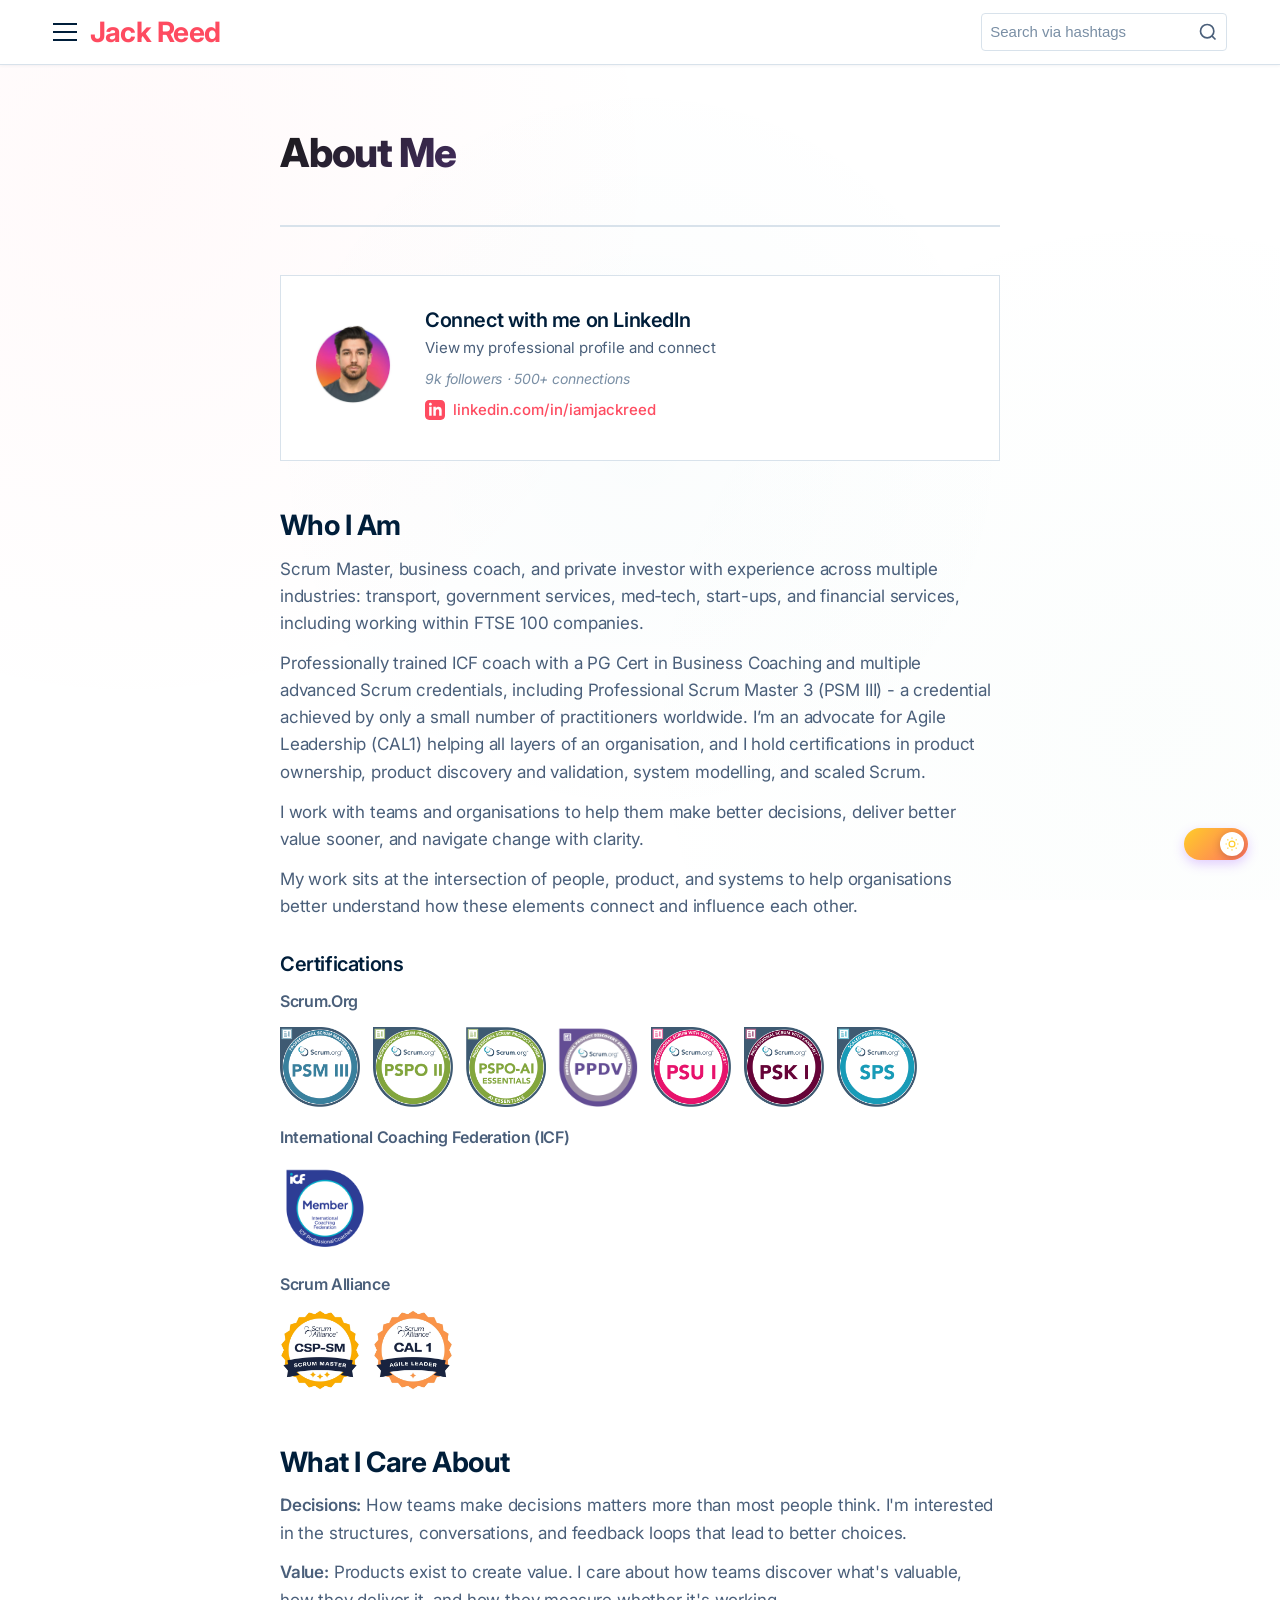
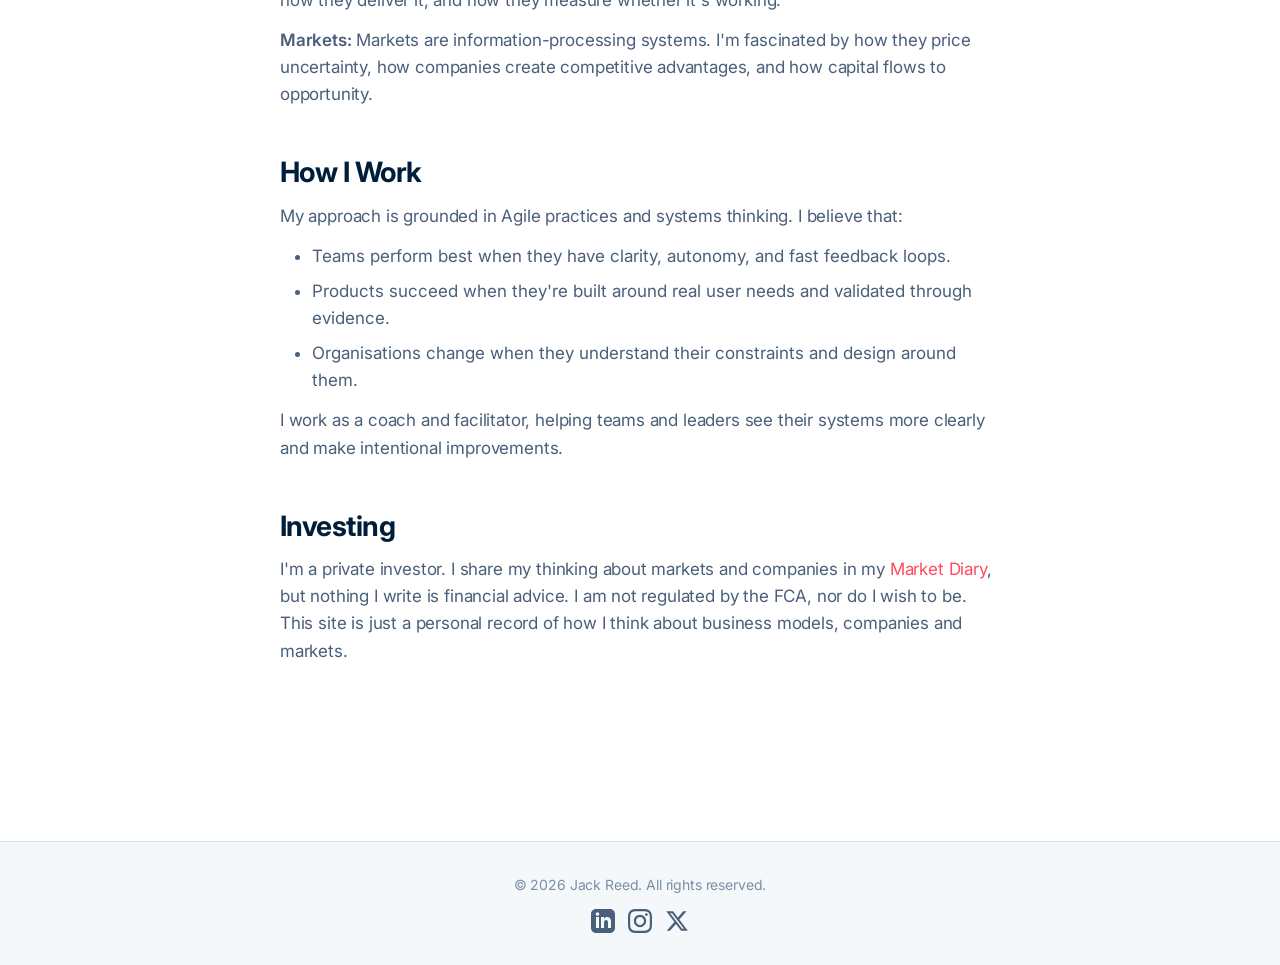
<file: about.html>
<!DOCTYPE html>
<html lang="en">
<head>
    <meta charset="UTF-8">
    <meta name="viewport" content="width=device-width, initial-scale=1.0">
    <title>About | Jack Reed</title>
    <link rel="preconnect" href="https://fonts.googleapis.com">
    <link rel="preconnect" href="https://fonts.gstatic.com" crossorigin>
    <link href="https://fonts.googleapis.com/css2?family=Inter:wght@400;500;600;700;800&display=swap" rel="stylesheet">
    <link rel="stylesheet" href="styles.css">
    <link rel="stylesheet" href="dark-theme.css">
    <link rel="stylesheet" href="light-theme.css">
    <link rel="stylesheet" href="theme-toggle.css">
</head>
<body>
    <!-- Navigation -->
    <nav class="nav">
        <div class="nav-container">
            <button class="nav-toggle" aria-label="Toggle navigation">
                <span></span>
                <span></span>
                <span></span>
            </button>
            <a href="/" class="nav-logo">Jack Reed</a>
            <div class="nav-search">
                <input type="text" id="search-input" placeholder="Search via hashtags" aria-label="Search posts">
                <button id="search-button" aria-label="Search">
                    <svg width="20" height="20" viewBox="0 0 24 24" fill="none" stroke="currentColor" stroke-width="2">
                        <circle cx="11" cy="11" r="8"></circle>
                        <path d="m21 21-4.35-4.35"></path>
                    </svg>
                </button>
            </div>
            <ul class="nav-menu">
                <li><a href="/">Home</a></li>
                <li><a href="people-and-teams.html">People & Teams</a></li>
                <li><a href="product.html">Product</a></li>
                <li><a href="organisation-and-change.html">Organisation & Change</a></li>
                <li><a href="market-diary.html">Market Diary</a></li>
                <li><a href="about.html">About</a></li>
            </ul>
        </div>
    </nav>

    <main class="content-page">
        <div class="container">
            <article class="article">
                <header class="article-header">
                    <h1>About Me</h1>
                </header>

                <!-- LinkedIn Profile Card -->
                <div style="background-color: var(--color-bg-card); border: 1px solid var(--color-border); padding: var(--spacing-lg); margin-bottom: var(--spacing-xl); display: flex; align-items: center; gap: var(--spacing-lg);">
                    <div style="flex-shrink: 0;">
                        <img id="linkedin-photo" src="Assets/Bio_Photo_Dark.jpg" alt="Jack Reed" style="width: 80px; height: 80px; border-radius: 50%; object-fit: cover;">
                    </div>
                    <div style="flex-grow: 1;">
                        <h3 style="font-size: 1.25rem; margin-bottom: 0.25rem;">Connect with me on LinkedIn</h3>
                        <p style="color: var(--color-text-light); margin-bottom: 0.5rem; font-size: 0.9375rem;">View my professional profile and connect</p>
                        <p style="color: var(--color-text-muted); margin-bottom: 0.5rem; font-size: 0.875rem; font-style: italic;">9k followers ⋅ 500+ connections</p>
                        <a href="https://uk.linkedin.com/in/iamjackreed" target="_blank" rel="noopener noreferrer" style="display: inline-flex; align-items: center; gap: 0.5rem; color: var(--color-accent); font-weight: 500; font-size: 0.9375rem;">
                            <svg width="20" height="20" viewBox="0 0 24 24" fill="currentColor">
                                <path d="M19 0h-14c-2.761 0-5 2.239-5 5v14c0 2.761 2.239 5 5 5h14c2.762 0 5-2.239 5-5v-14c0-2.761-2.238-5-5-5zm-11 19h-3v-11h3v11zm-1.5-12.268c-.966 0-1.75-.79-1.75-1.764s.784-1.764 1.75-1.764 1.75.79 1.75 1.764-.783 1.764-1.75 1.764zm13.5 12.268h-3v-5.604c0-3.368-4-3.113-4 0v5.604h-3v-11h3v1.765c1.396-2.586 7-2.777 7 2.476v6.759z"/>
                            </svg>
                            linkedin.com/in/iamjackreed
                        </a>
                    </div>
                </div>

                <script>
                    // Update LinkedIn photo based on theme
                    function updateLinkedInPhoto() {
                        const linkedinPhoto = document.getElementById('linkedin-photo');
                        const isDark = document.body.classList.contains('dark-theme');
                        linkedinPhoto.src = isDark ? 'Assets/Bio_Photo_Dark.jpg' : 'Assets/Bio_Photo_Light.jpg';
                    }
                    
                    // Update on page load
                    updateLinkedInPhoto();
                    
                    // Listen for theme changes
                    const observer = new MutationObserver(updateLinkedInPhoto);
                    observer.observe(document.body, { attributes: true, attributeFilter: ['class'] });
                </script>

                <section class="article-section">
                    <h2>Who I Am</h2>
                    <p>Scrum Master, business coach, and private investor with experience across multiple industries: transport, government services, med‑tech, start-ups, and financial services, including working within FTSE 100 companies.</p>
                    <p>Professionally trained ICF coach with a PG Cert in Business Coaching and multiple advanced Scrum credentials, including Professional Scrum Master 3 (PSM III) - a credential achieved by only a small number of practitioners worldwide. I’m an advocate for Agile Leadership (CAL1) helping all layers of an organisation, and I hold certifications in product ownership, product discovery and validation, system modelling, and scaled Scrum.</p>
                    <p>I work with teams and organisations to help them make better decisions, deliver better value sooner, and navigate change with clarity.</p>
                    <p>My work sits at the intersection of people, product, and systems to help organisations better understand how these elements connect and influence each other.</p>
                    
                    <h3 style="font-size: 1.25rem; margin-top: var(--spacing-lg); margin-bottom: var(--spacing-sm);">Certifications</h3>
                    <h4 style="font-size: 1rem; margin-bottom: var(--spacing-sm); color: var(--color-text-light);">Scrum.Org</h4>
                    <p style="display: flex; gap: var(--spacing-md); align-items: center; flex-wrap: wrap;">
                        <a href="https://www.credly.com/badges/2d12d2b0-efdc-4503-a8a1-05656e6a94a8/public_url" target="_blank" rel="noopener noreferrer" title="Professional Scrum Master III">
                            <img src="Assets/professional-scrum-master-iii-psm-iii.png" alt="Professional Scrum Master III Badge" style="width: 80px; height: 80px; object-fit: contain; transition: transform 0.2s ease;">
                        </a>
                        <a href="#" target="_blank" rel="noopener noreferrer" title="Professional Scrum Product Owner II">
                            <img src="Assets/professional-scrum-product-owner-ii-pspo-ii (1).png" alt="Professional Scrum Product Owner II Badge" style="width: 80px; height: 80px; object-fit: contain; transition: transform 0.2s ease;">
                        </a>
                        <a href="#" target="_blank" rel="noopener noreferrer" title="Professional Scrum Product Owner AI Essentials">
                            <img src="Assets/professional-scrum-product-owner-ai-essentials-pspo.png" alt="Professional Scrum Product Owner AI Essentials Badge" style="width: 80px; height: 80px; object-fit: contain; transition: transform 0.2s ease;">
                        </a>
                        <a href="#" target="_blank" rel="noopener noreferrer" title="Professional Product Discovery and Validation">
                            <img src="Assets/professional-product-discovery-and-validation.png" alt="Professional Product Discovery and Validation Badge" style="width: 80px; height: 80px; object-fit: contain; transition: transform 0.2s ease;">
                        </a>
                        <a href="#" target="_blank" rel="noopener noreferrer" title="Professional Scrum with User Experience I">
                            <img src="Assets/professional-scrum-with-user-experience-i-psu-i.png" alt="Professional Scrum with User Experience I Badge" style="width: 80px; height: 80px; object-fit: contain; transition: transform 0.2s ease;">
                        </a>
                        <a href="#" target="_blank" rel="noopener noreferrer" title="Professional Scrum with Kanban I">
                            <img src="Assets/professional-scrum-with-kanban-i-psk-i.png" alt="Professional Scrum with Kanban I Badge" style="width: 80px; height: 80px; object-fit: contain; transition: transform 0.2s ease;">
                        </a>
                        <a href="#" target="_blank" rel="noopener noreferrer" title="Scaled Professional Scrum">
                            <img src="Assets/scaled-professional-scrum-sps.png" alt="Scaled Professional Scrum Badge" style="width: 80px; height: 80px; object-fit: contain; transition: transform 0.2s ease;">
                        </a>
                    </p>
                    
                    <h4 style="font-size: 1rem; margin-top: var(--spacing-md); margin-bottom: var(--spacing-sm); color: var(--color-text-light);">International Coaching Federation (ICF)</h4>
                    <p style="display: flex; gap: var(--spacing-md); align-items: center; flex-wrap: wrap;">
                        <a href="#" target="_blank" rel="noopener noreferrer" title="ICF Member">
                            <img src="Assets/icf-member-badge.png" alt="ICF Member Badge" style="width: 90px; height: 90px; object-fit: contain; transition: transform 0.2s ease;">
                        </a>
                    </p>
                    
                    <h4 style="font-size: 1rem; margin-top: var(--spacing-md); margin-bottom: var(--spacing-sm); color: var(--color-text-light);">Scrum Alliance</h4>
                    <p style="display: flex; gap: var(--spacing-md); align-items: center; flex-wrap: wrap;">
                        <a href="#" target="_blank" rel="noopener noreferrer" title="Certified Scrum Professional - ScrumMaster">
                            <img src="Assets/sa-csp_sm-600.png" alt="Certified Scrum Professional - ScrumMaster Badge" style="width: 80px; height: 80px; object-fit: contain; transition: transform 0.2s ease;">
                        </a>
                        <a href="#" target="_blank" rel="noopener noreferrer" title="Certified Agile Skills - Scaling 1">
                            <img src="Assets/sa-cas_l1-600.png" alt="Certified Agile Skills - Scaling 1 Badge" style="width: 80px; height: 80px; object-fit: contain; transition: transform 0.2s ease;">
                        </a>
                    </p>
                </section>

                <section class="article-section">
                    <h2>What I Care About</h2>
                    <p><strong>Decisions:</strong> How teams make decisions matters more than most people think. I'm interested in the structures, conversations, and feedback loops that lead to better choices.</p>
                    <p><strong>Value:</strong> Products exist to create value. I care about how teams discover what's valuable, how they deliver it, and how they measure whether it's working.</p>
                    <p><strong>Markets:</strong> Markets are information-processing systems. I'm fascinated by how they price uncertainty, how companies create competitive advantages, and how capital flows to opportunity.</p>
                </section>

                <section class="article-section">
                    <h2>How I Work</h2>
                    <p>My approach is grounded in Agile practices and systems thinking. I believe that:</p>
                    <ul>
                        <li>Teams perform best when they have clarity, autonomy, and fast feedback loops.</li>
                        <li>Products succeed when they're built around real user needs and validated through evidence.</li>
                        <li>Organisations change when they understand their constraints and design around them.</li>
                    </ul>
                    <p>I work as a coach and facilitator, helping teams and leaders see their systems more clearly and make intentional improvements.</p>
                </section>

                <section class="article-section">
                    <h2>Investing</h2>
                    <p>I'm a private investor. I share my thinking about markets and companies in my <a href="market-diary.html">Market Diary</a>, but nothing I write is financial advice. I am not regulated by the FCA, nor do I wish to be. This site is just a personal record of how I think about business models, companies and markets.</p>
                </section>
            </article>
        </div>
    </main>

    <footer class="footer">
        <div class="container">
            <div class="footer-content">
                <p>&copy; 2026 Jack Reed. All rights reserved.</p>
                <div class="social-icons">
                    <a href="https://uk.linkedin.com/in/iamjackreed" target="_blank" rel="noopener noreferrer" aria-label="LinkedIn">
                        <svg width="24" height="24" viewBox="0 0 24 24" fill="currentColor">
                            <path d="M19 0h-14c-2.761 0-5 2.239-5 5v14c0 2.761 2.239 5 5 5h14c2.762 0 5-2.239 5-5v-14c0-2.761-2.238-5-5-5zm-11 19h-3v-11h3v11zm-1.5-12.268c-.966 0-1.75-.79-1.75-1.764s.784-1.764 1.75-1.764 1.75.79 1.75 1.764-.783 1.764-1.75 1.764zm13.5 12.268h-3v-5.604c0-3.368-4-3.113-4 0v5.604h-3v-11h3v1.765c1.396-2.586 7-2.777 7 2.476v6.759z"/>
                        </svg>
                    </a>
                    <a href="https://www.instagram.com/jack.ross.reed/" target="_blank" rel="noopener noreferrer" aria-label="Instagram">
                        <svg width="24" height="24" viewBox="0 0 24 24" fill="currentColor">
                            <path d="M12 2.163c3.204 0 3.584.012 4.85.07 3.252.148 4.771 1.691 4.919 4.919.058 1.265.069 1.645.069 4.849 0 3.205-.012 3.584-.069 4.849-.149 3.225-1.664 4.771-4.919 4.919-1.266.058-1.644.07-4.85.07-3.204 0-3.584-.012-4.849-.07-3.26-.149-4.771-1.699-4.919-4.92-.058-1.265-.07-1.644-.07-4.849 0-3.204.013-3.583.07-4.849.149-3.227 1.664-4.771 4.919-4.919 1.266-.057 1.645-.069 4.849-.069zm0-2.163c-3.259 0-3.667.014-4.947.072-4.358.2-6.78 2.618-6.98 6.98-.059 1.281-.073 1.689-.073 4.948 0 3.259.014 3.668.072 4.948.2 4.358 2.618 6.78 6.98 6.98 1.281.058 1.689.072 4.948.072 3.259 0 3.668-.014 4.948-.072 4.354-.2 6.782-2.618 6.979-6.98.059-1.28.073-1.689.073-4.948 0-3.259-.014-3.667-.072-4.947-.196-4.354-2.617-6.78-6.979-6.98-1.281-.059-1.69-.073-4.949-.073zm0 5.838c-3.403 0-6.162 2.759-6.162 6.162s2.759 6.163 6.162 6.163 6.162-2.759 6.162-6.163c0-3.403-2.759-6.162-6.162-6.162zm0 10.162c-2.209 0-4-1.79-4-4 0-2.209 1.791-4 4-4s4 1.791 4 4c0 2.21-1.791 4-4 4zm6.406-11.845c-.796 0-1.441.645-1.441 1.44s.645 1.44 1.441 1.44c.795 0 1.439-.645 1.439-1.44s-.644-1.44-1.439-1.44z"/>
                        </svg>
                    </a>
                    <a href="https://twitter.com/jackrossreed" target="_blank" rel="noopener noreferrer" aria-label="X (Twitter)">
                        <svg width="24" height="24" viewBox="0 0 24 24" fill="currentColor">
                            <path d="M18.244 2.25h3.308l-7.227 8.26 8.502 11.24H16.17l-5.214-6.817L4.99 21.75H1.68l7.73-8.835L1.254 2.25H8.08l4.713 6.231zm-1.161 17.52h1.833L7.084 4.126H5.117z"/>
                        </svg>
                    </a>
                </div>
            </div>
        </div>
    </footer>

    <script src="main.js"></script>
</body>
</html>
</file>
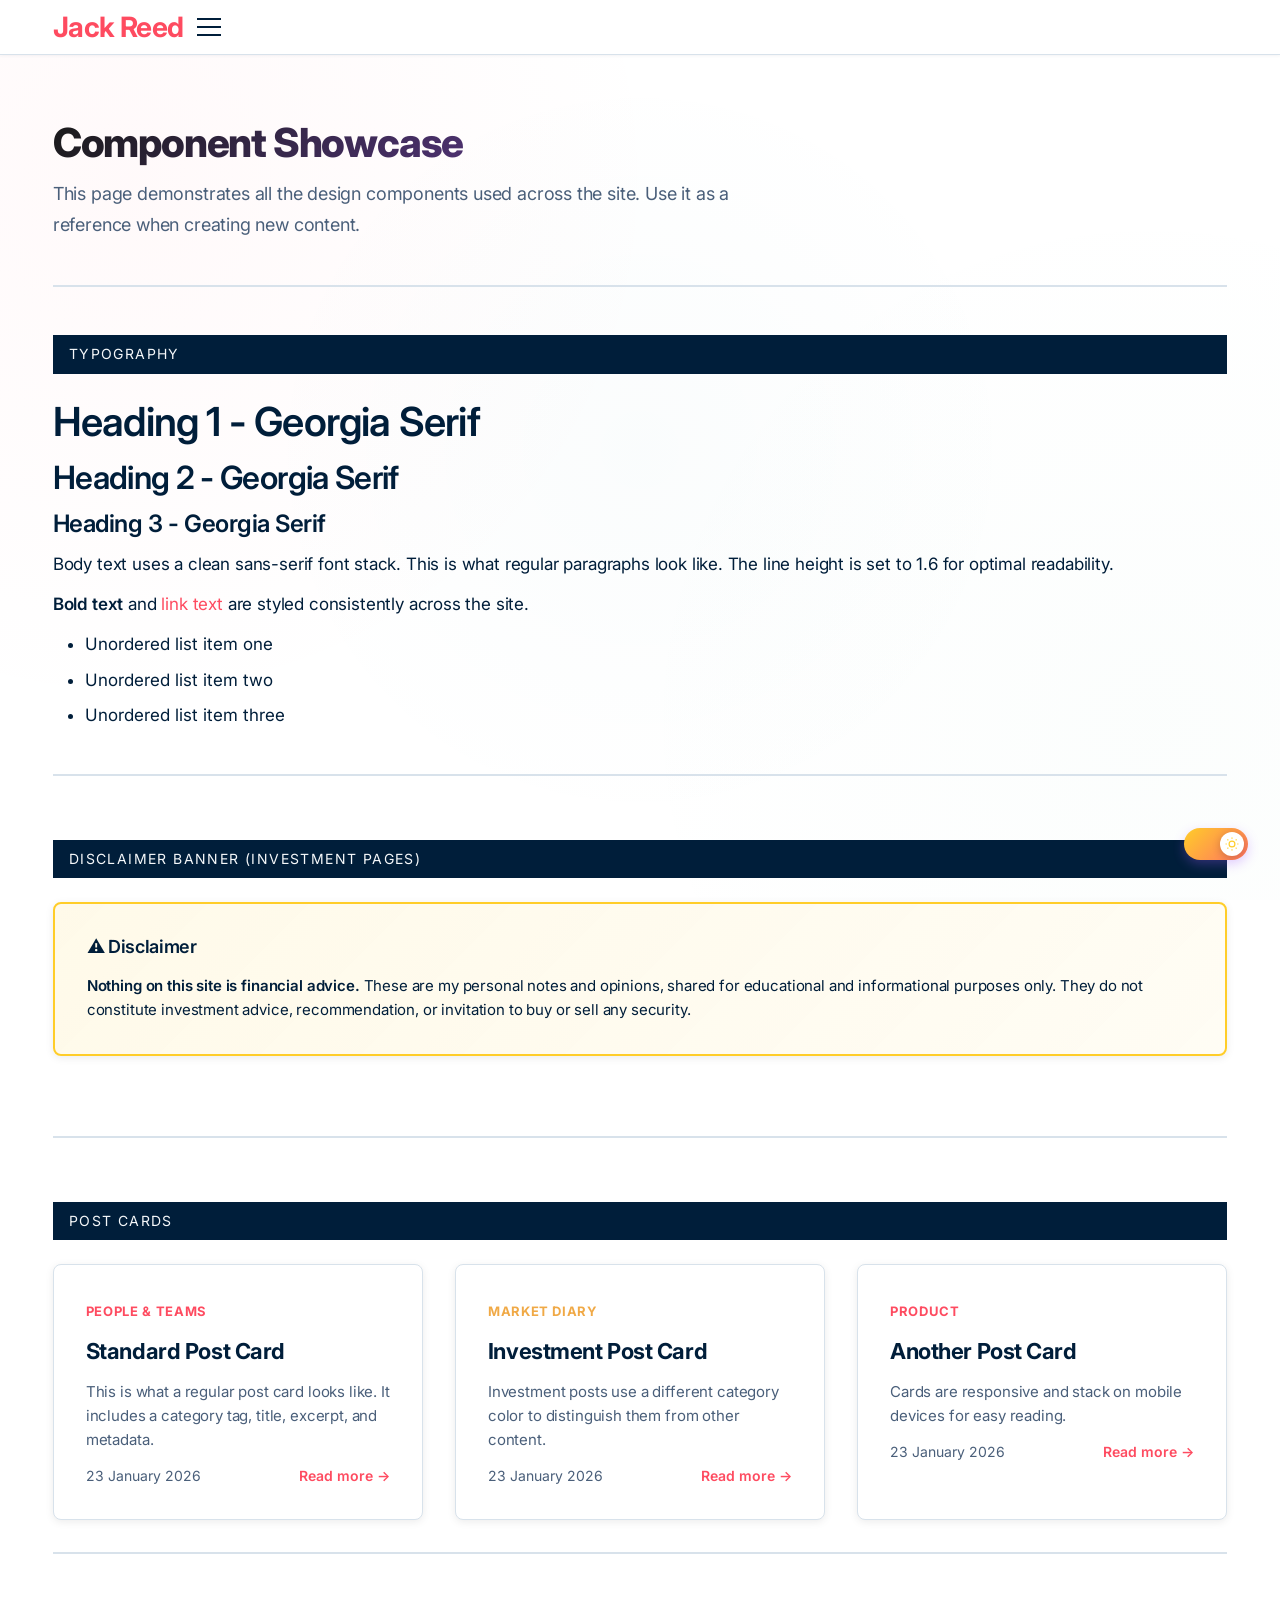
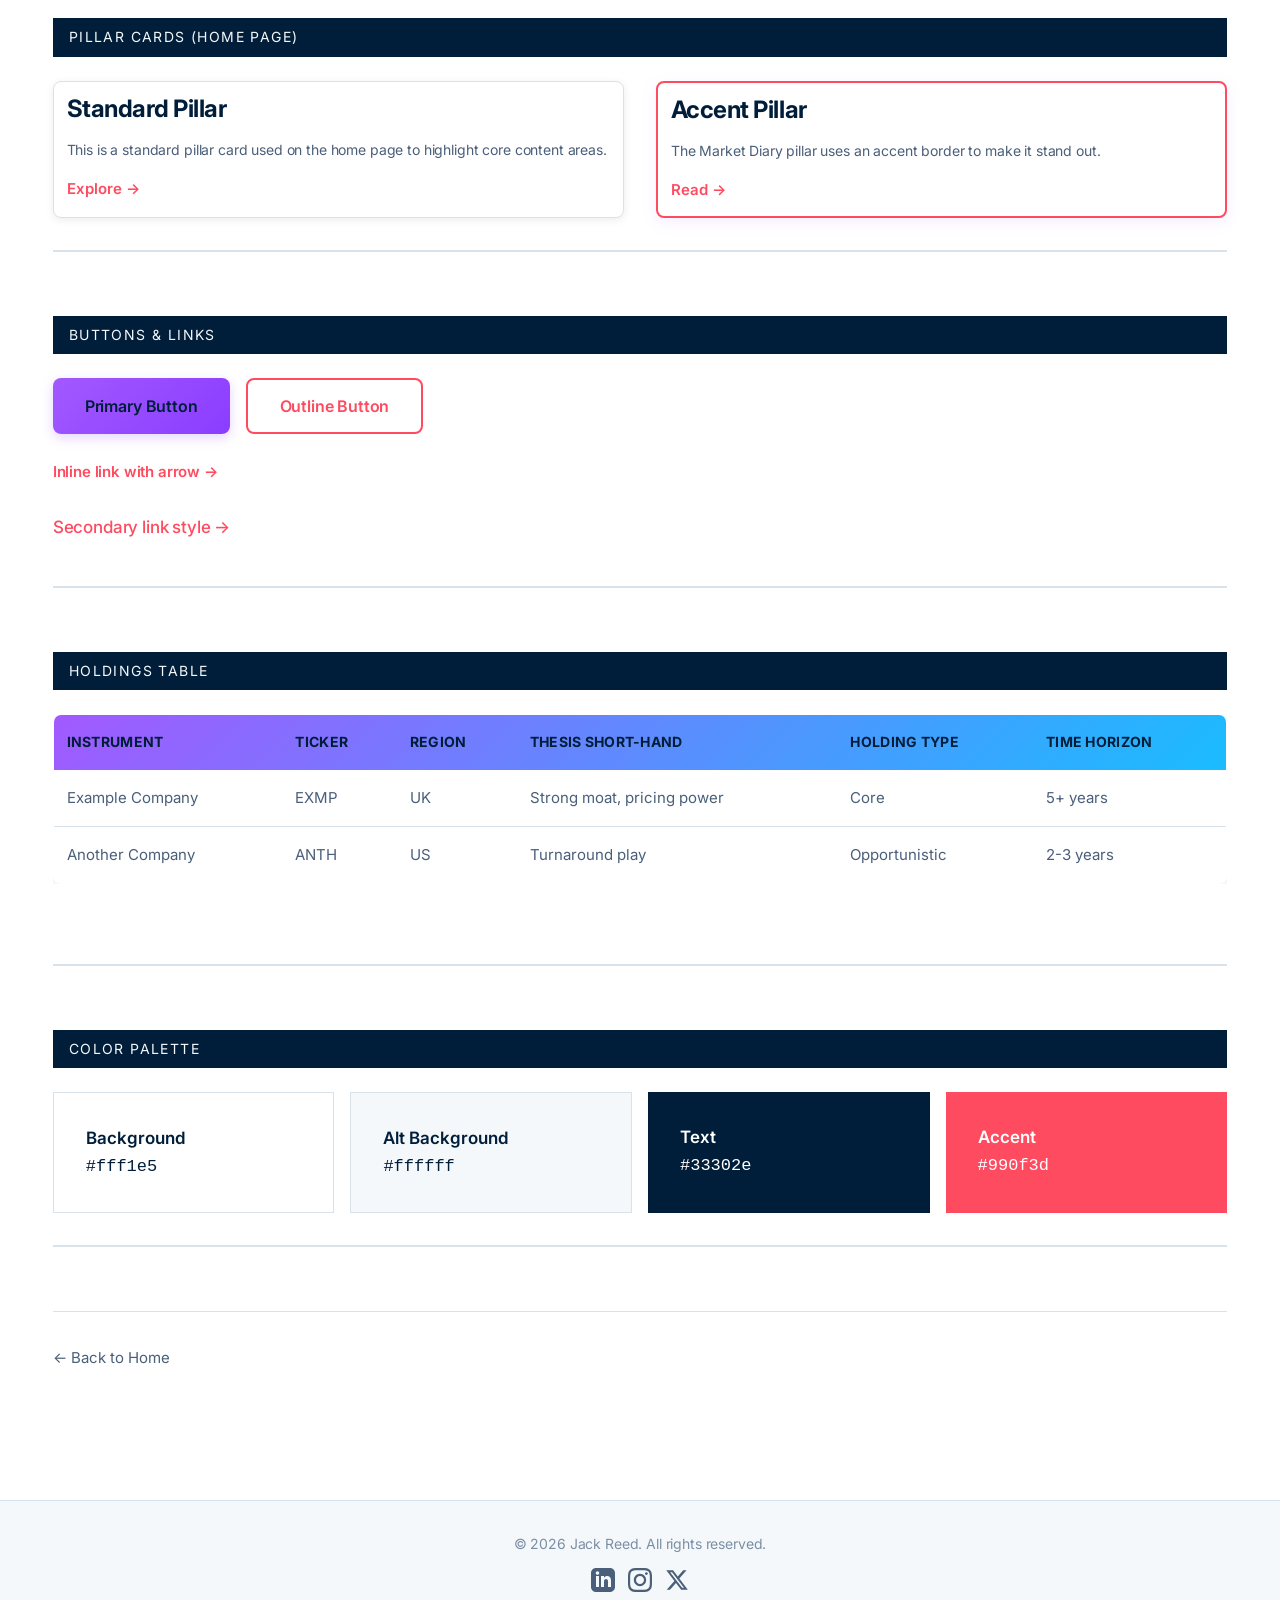
<file: component-showcase.html>
<!DOCTYPE html>
<html lang="en">
<head>
    <meta charset="UTF-8">
    <meta name="viewport" content="width=device-width, initial-scale=1.0">
    <title>Component Showcase | Jack Reed</title>
    <link rel="preconnect" href="https://fonts.googleapis.com">
    <link rel="preconnect" href="https://fonts.gstatic.com" crossorigin>
    <link href="https://fonts.googleapis.com/css2?family=Inter:wght@400;500;600;700;800&display=swap" rel="stylesheet">
    <link rel="stylesheet" href="styles.css">
    <link rel="stylesheet" href="dark-theme.css">
    <link rel="stylesheet" href="light-theme.css">
    <link rel="stylesheet" href="theme-toggle.css">
    <style>
        .showcase-section {
            margin-bottom: 4rem;
            padding-bottom: 2rem;
            border-bottom: 2px solid var(--color-border);
        }
        .showcase-title {
            background-color: var(--color-text);
            color: var(--color-bg-alt);
            padding: 0.5rem 1rem;
            margin-bottom: 1.5rem;
            font-size: 0.875rem;
            text-transform: uppercase;
            letter-spacing: 0.1em;
        }
    </style>
</head>
<body>
    <!-- Navigation -->
    <nav class="nav">
        <div class="nav-container">
            <a href="/" class="nav-logo">Jack Reed</a>
            <button class="nav-toggle" aria-label="Toggle navigation">
                <span></span>
                <span></span>
                <span></span>
            </button>
            <ul class="nav-menu">
                <li><a href="/">Home</a></li>
                <li><a href="people-and-teams.html">People & Teams</a></li>
                <li><a href="product.html">Product</a></li>
                <li><a href="organisation-and-change.html">Organisation & Change</a></li>
                <li><a href="market-diary.html">Market Diary</a></li>
                <li><a href="about.html">About</a></li>
            </ul>
        </div>
    </nav>

    <main class="content-page">
        <div class="container">
            <header class="page-header">
                <h1>Component Showcase</h1>
                <p class="page-intro">This page demonstrates all the design components used across the site. Use it as a reference when creating new content.</p>
            </header>

            <!-- Typography -->
            <section class="showcase-section">
                <div class="showcase-title">Typography</div>
                <h1>Heading 1 - Georgia Serif</h1>
                <h2>Heading 2 - Georgia Serif</h2>
                <h3>Heading 3 - Georgia Serif</h3>
                <p>Body text uses a clean sans-serif font stack. This is what regular paragraphs look like. The line height is set to 1.6 for optimal readability.</p>
                <p><strong>Bold text</strong> and <a href="#">link text</a> are styled consistently across the site.</p>
                <ul>
                    <li>Unordered list item one</li>
                    <li>Unordered list item two</li>
                    <li>Unordered list item three</li>
                </ul>
            </section>

            <!-- Disclaimer Banner -->
            <section class="showcase-section">
                <div class="showcase-title">Disclaimer Banner (Investment Pages)</div>
                <div class="disclaimer-banner">
                    <h3>⚠️ Disclaimer</h3>
                    <p><strong>Nothing on this site is financial advice.</strong> These are my personal notes and opinions, shared for educational and informational purposes only. They do not constitute investment advice, recommendation, or invitation to buy or sell any security.</p>
                </div>
            </section>

            <!-- Post Cards -->
            <section class="showcase-section">
                <div class="showcase-title">Post Cards</div>
                <div class="posts-grid">
                    <article class="post-card">
                        <span class="post-category">People & Teams</span>
                        <h2 class="post-title">Standard Post Card</h2>
                        <p class="post-excerpt">This is what a regular post card looks like. It includes a category tag, title, excerpt, and metadata.</p>
                        <div class="post-meta">
                            <time datetime="2026-01-23">23 January 2026</time>
                            <a href="#" class="post-link">Read more →</a>
                        </div>
                    </article>

                    <article class="post-card">
                        <span class="post-category post-category--investing">Market Diary</span>
                        <h2 class="post-title">Investment Post Card</h2>
                        <p class="post-excerpt">Investment posts use a different category color to distinguish them from other content.</p>
                        <div class="post-meta">
                            <time datetime="2026-01-23">23 January 2026</time>
                            <a href="#" class="post-link">Read more →</a>
                        </div>
                    </article>

                    <article class="post-card">
                        <span class="post-category">Product</span>
                        <h2 class="post-title">Another Post Card</h2>
                        <p class="post-excerpt">Cards are responsive and stack on mobile devices for easy reading.</p>
                        <div class="post-meta">
                            <time datetime="2026-01-23">23 January 2026</time>
                            <a href="#" class="post-link">Read more →</a>
                        </div>
                    </article>
                </div>
            </section>

            <!-- Pillar Cards -->
            <section class="showcase-section">
                <div class="showcase-title">Pillar Cards (Home Page)</div>
                <div class="pillar-grid">
                    <article class="pillar-card">
                        <h2>Standard Pillar</h2>
                        <p>This is a standard pillar card used on the home page to highlight core content areas.</p>
                        <a href="#" class="btn-link">Explore →</a>
                    </article>

                    <article class="pillar-card pillar-card--accent">
                        <h2>Accent Pillar</h2>
                        <p>The Market Diary pillar uses an accent border to make it stand out.</p>
                        <a href="#" class="btn-link">Read →</a>
                    </article>
                </div>
            </section>

            <!-- Buttons -->
            <section class="showcase-section">
                <div class="showcase-title">Buttons & Links</div>
                <div style="display: flex; gap: 1rem; flex-wrap: wrap; margin-bottom: 1.5rem;">
                    <button class="btn-primary">Primary Button</button>
                    <button class="btn-outline">Outline Button</button>
                </div>
                <p><a href="#" class="btn-link">Inline link with arrow →</a></p>
                <p><a href="#" class="btn-secondary">Secondary link style →</a></p>
            </section>

            <!-- Holdings Table -->
            <section class="showcase-section">
                <div class="showcase-title">Holdings Table</div>
                <div class="table-wrapper">
                    <table class="holdings-table">
                        <thead>
                            <tr>
                                <th>Instrument</th>
                                <th>Ticker</th>
                                <th>Region</th>
                                <th>Thesis Short-Hand</th>
                                <th>Holding Type</th>
                                <th>Time Horizon</th>
                            </tr>
                        </thead>
                        <tbody>
                            <tr>
                                <td>Example Company</td>
                                <td>EXMP</td>
                                <td>UK</td>
                                <td>Strong moat, pricing power</td>
                                <td>Core</td>
                                <td>5+ years</td>
                            </tr>
                            <tr>
                                <td>Another Company</td>
                                <td>ANTH</td>
                                <td>US</td>
                                <td>Turnaround play</td>
                                <td>Opportunistic</td>
                                <td>2-3 years</td>
                            </tr>
                        </tbody>
                    </table>
                </div>
            </section>

            <!-- Color Palette -->
            <section class="showcase-section">
                <div class="showcase-title">Color Palette</div>
                <div style="display: grid; grid-template-columns: repeat(auto-fit, minmax(200px, 1fr)); gap: 1rem;">
                    <div style="background-color: var(--color-bg); padding: 2rem; border: 1px solid var(--color-border);">
                        <strong>Background</strong><br>
                        <code>#fff1e5</code>
                    </div>
                    <div style="background-color: var(--color-bg-alt); padding: 2rem; border: 1px solid var(--color-border);">
                        <strong>Alt Background</strong><br>
                        <code>#ffffff</code>
                    </div>
                    <div style="background-color: var(--color-text); color: white; padding: 2rem;">
                        <strong>Text</strong><br>
                        <code>#33302e</code>
                    </div>
                    <div style="background-color: var(--color-accent); color: white; padding: 2rem;">
                        <strong>Accent</strong><br>
                        <code>#990f3d</code>
                    </div>
                </div>
            </section>

            <!-- Back Link -->
            <div class="back-link">
                <a href="index.html">← Back to Home</a>
            </div>
        </div>
    </main>

    <footer class="footer">
        <div class="container">
            <div class="footer-content">
                <p>&copy; 2026 Jack Reed. All rights reserved.</p>
                <div class="social-icons">
                    <a href="https://uk.linkedin.com/in/iamjackreed" target="_blank" rel="noopener noreferrer" aria-label="LinkedIn">
                        <svg width="24" height="24" viewBox="0 0 24 24" fill="currentColor">
                            <path d="M19 0h-14c-2.761 0-5 2.239-5 5v14c0 2.761 2.239 5 5 5h14c2.762 0 5-2.239 5-5v-14c0-2.761-2.238-5-5-5zm-11 19h-3v-11h3v11zm-1.5-12.268c-.966 0-1.75-.79-1.75-1.764s.784-1.764 1.75-1.764 1.75.79 1.75 1.764-.783 1.764-1.75 1.764zm13.5 12.268h-3v-5.604c0-3.368-4-3.113-4 0v5.604h-3v-11h3v1.765c1.396-2.586 7-2.777 7 2.476v6.759z"/>
                        </svg>
                    </a>
                    <a href="https://www.instagram.com/jack.ross.reed/" target="_blank" rel="noopener noreferrer" aria-label="Instagram">
                        <svg width="24" height="24" viewBox="0 0 24 24" fill="currentColor">
                            <path d="M12 2.163c3.204 0 3.584.012 4.85.07 3.252.148 4.771 1.691 4.919 4.919.058 1.265.069 1.645.069 4.849 0 3.205-.012 3.584-.069 4.849-.149 3.225-1.664 4.771-4.919 4.919-1.266.058-1.644.07-4.85.07-3.204 0-3.584-.012-4.849-.07-3.26-.149-4.771-1.699-4.919-4.92-.058-1.265-.07-1.644-.07-4.849 0-3.204.013-3.583.07-4.849.149-3.227 1.664-4.771 4.919-4.919 1.266-.057 1.645-.069 4.849-.069zm0-2.163c-3.259 0-3.667.014-4.947.072-4.358.2-6.78 2.618-6.98 6.98-.059 1.281-.073 1.689-.073 4.948 0 3.259.014 3.668.072 4.948.2 4.358 2.618 6.78 6.98 6.98 1.281.058 1.689.072 4.948.072 3.259 0 3.668-.014 4.948-.072 4.354-.2 6.782-2.618 6.979-6.98.059-1.28.073-1.689.073-4.948 0-3.259-.014-3.667-.072-4.947-.196-4.354-2.617-6.78-6.979-6.98-1.281-.059-1.69-.073-4.949-.073zm0 5.838c-3.403 0-6.162 2.759-6.162 6.162s2.759 6.163 6.162 6.163 6.162-2.759 6.162-6.163c0-3.403-2.759-6.162-6.162-6.162zm0 10.162c-2.209 0-4-1.79-4-4 0-2.209 1.791-4 4-4s4 1.791 4 4c0 2.21-1.791 4-4 4zm6.406-11.845c-.796 0-1.441.645-1.441 1.44s.645 1.44 1.441 1.44c.795 0 1.439-.645 1.439-1.44s-.644-1.44-1.439-1.44z"/>
                        </svg>
                    </a>
                    <a href="https://twitter.com/jackrossreed" target="_blank" rel="noopener noreferrer" aria-label="X (Twitter)">
                        <svg width="24" height="24" viewBox="0 0 24 24" fill="currentColor">
                            <path d="M18.244 2.25h3.308l-7.227 8.26 8.502 11.24H16.17l-5.214-6.817L4.99 21.75H1.68l7.73-8.835L1.254 2.25H8.08l4.713 6.231zm-1.161 17.52h1.833L7.084 4.126H5.117z"/>
                        </svg>
                    </a>
                </div>
            </div>
        </div>
    </footer>

    <script src="main.js"></script>
</body>
</html>
</file>
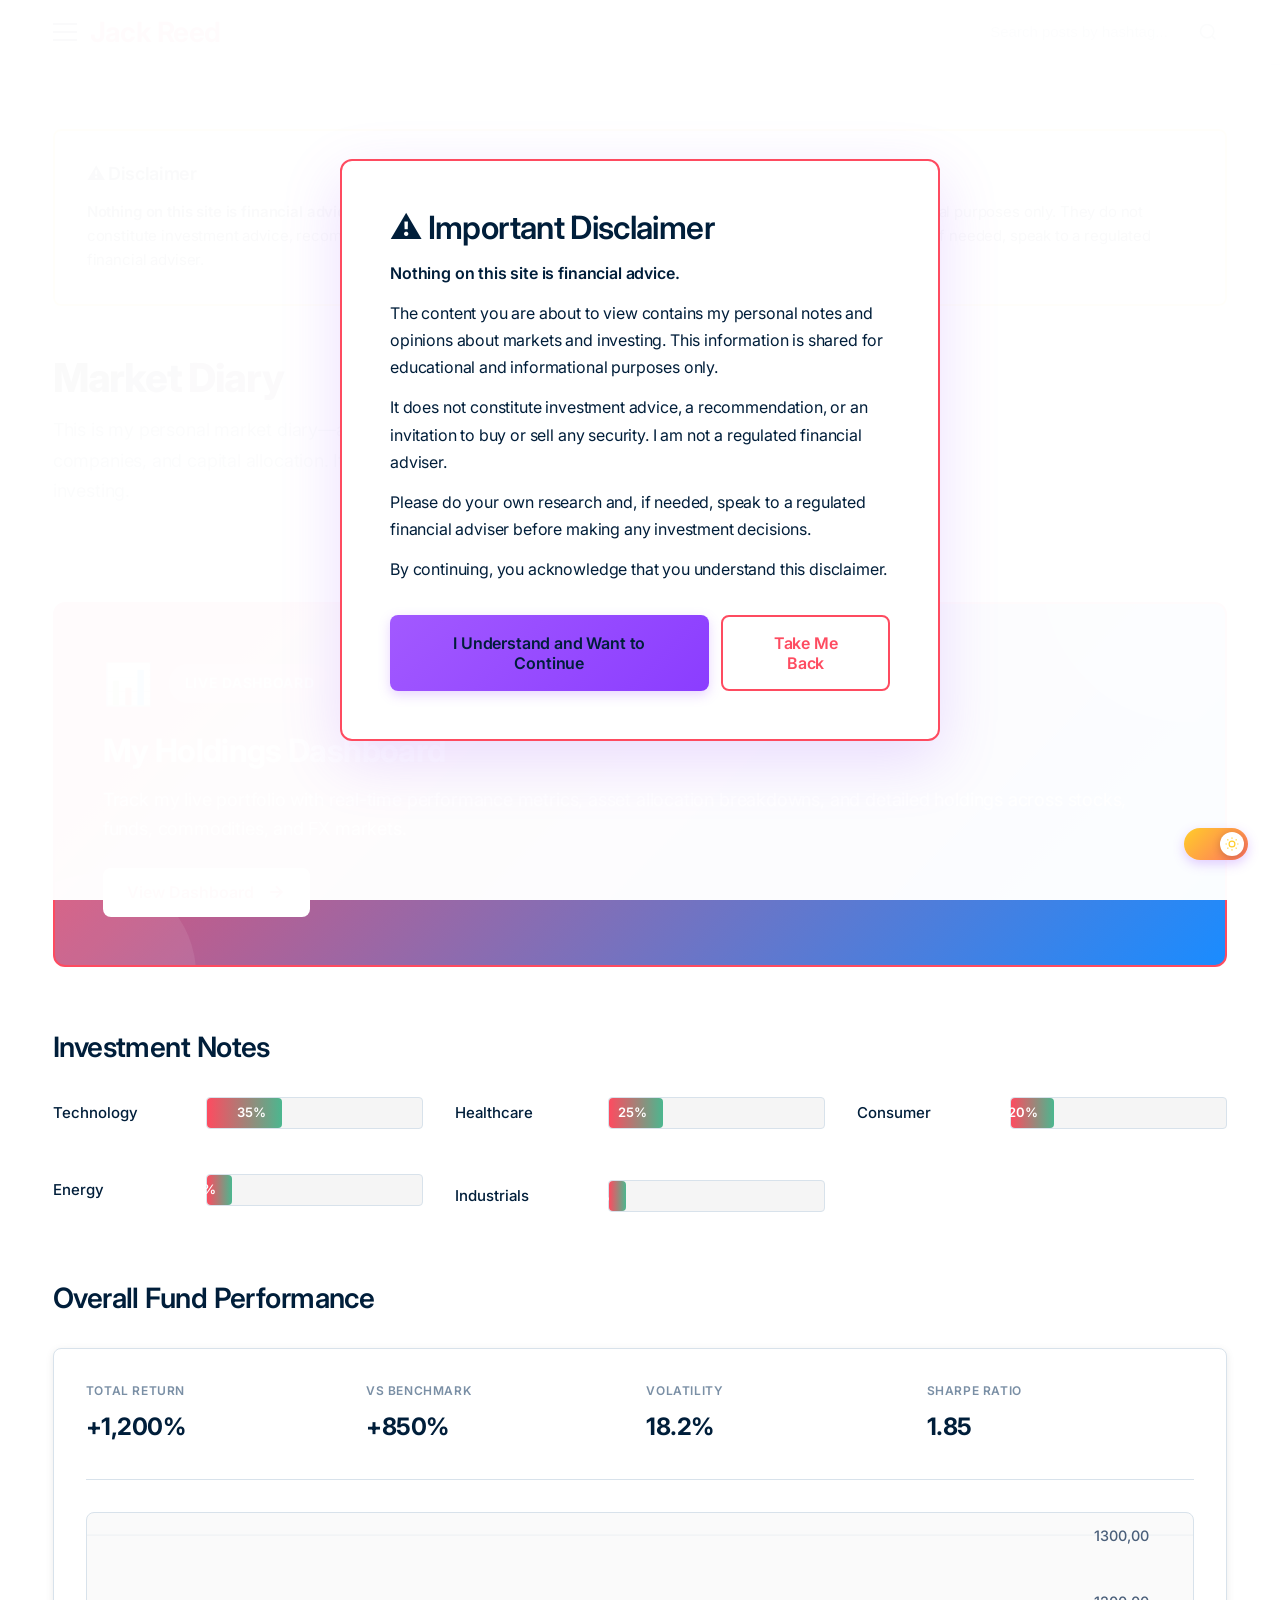
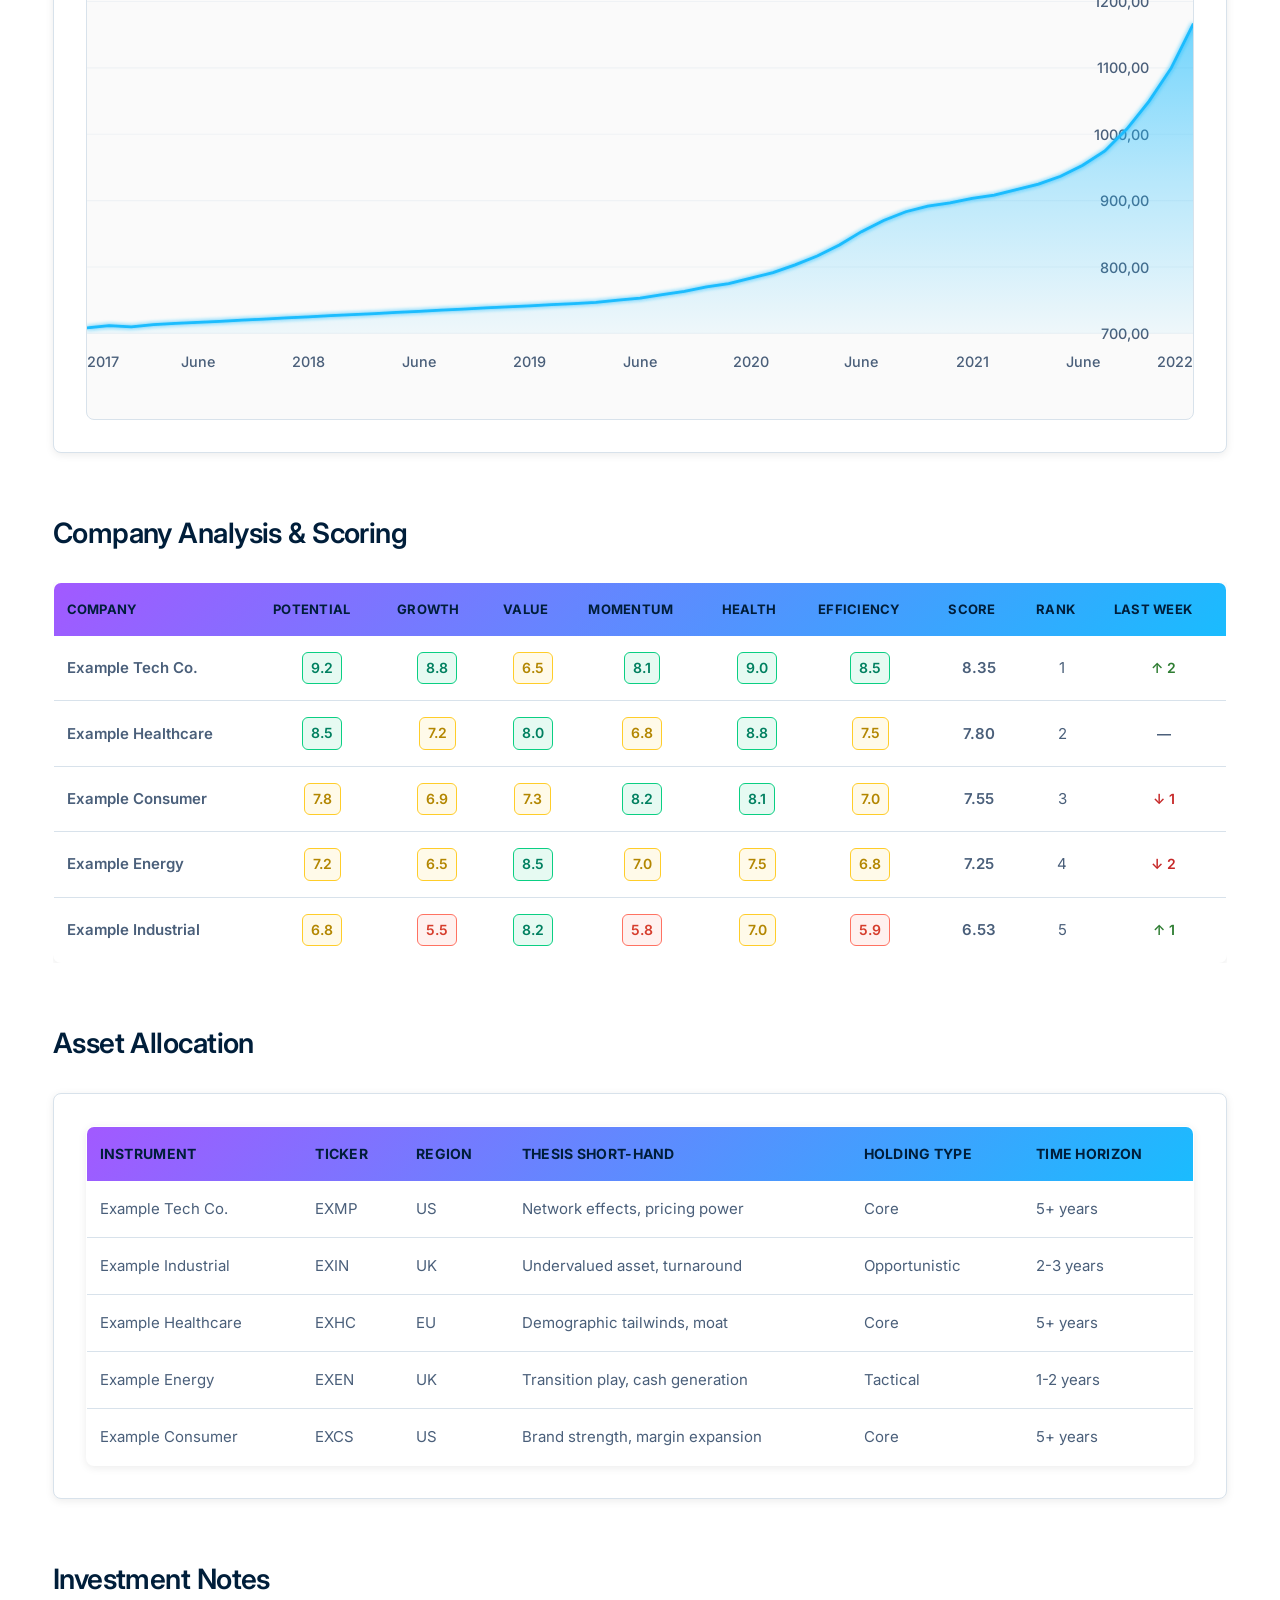
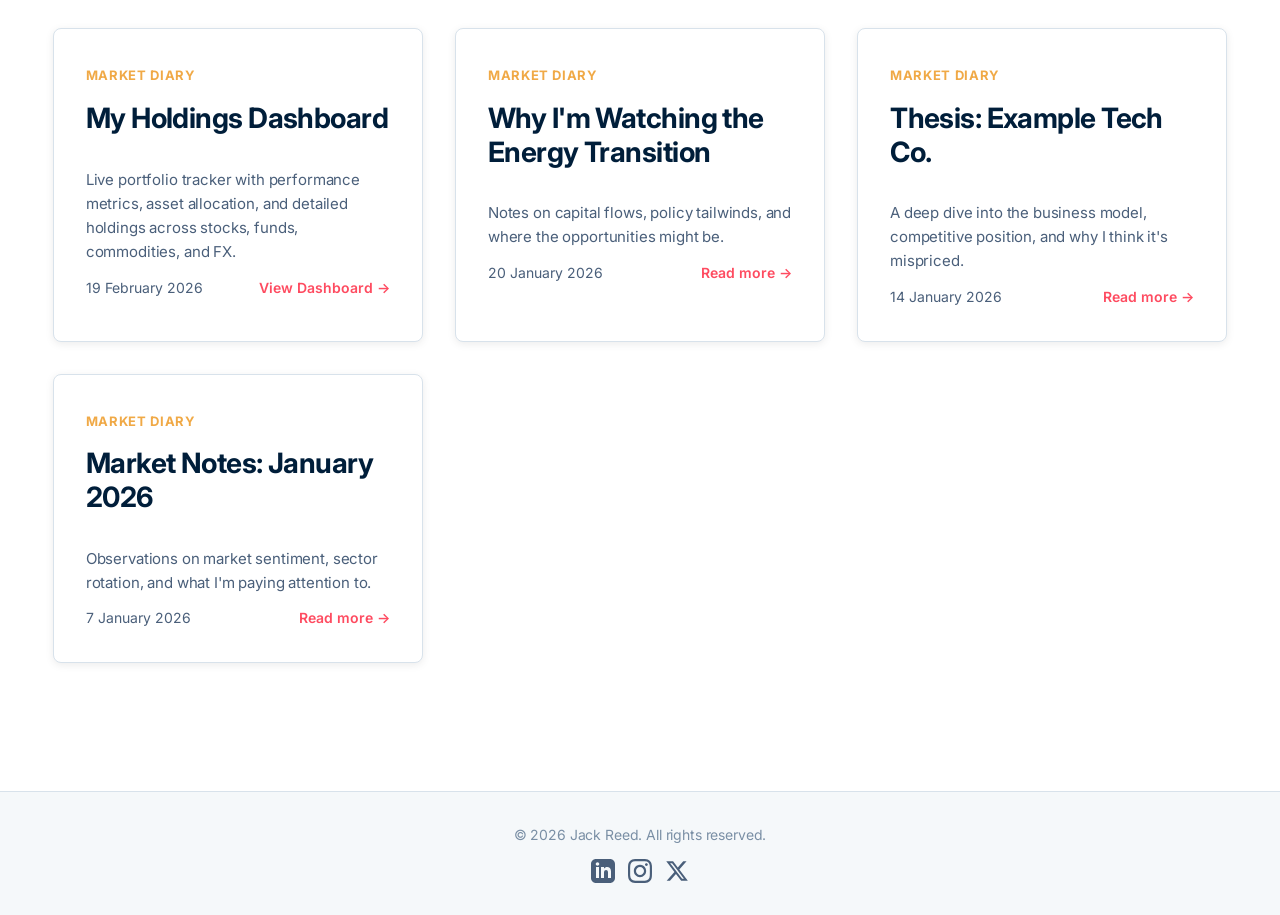
<file: market-diary-backup.html>
<!DOCTYPE html>
<html lang="en">
<head>
    <meta charset="UTF-8">
    <meta name="viewport" content="width=device-width, initial-scale=1.0">
    <title>Market Diary | Jack Reed</title>
    <link rel="preconnect" href="https://fonts.googleapis.com">
    <link rel="preconnect" href="https://fonts.gstatic.com" crossorigin>
    <link href="https://fonts.googleapis.com/css2?family=Inter:wght@400;500;600;700;800&display=swap" rel="stylesheet">
    <link rel="stylesheet" href="styles.css">
    <link rel="stylesheet" href="dark-theme.css">
    <link rel="stylesheet" href="light-theme.css">
    <link rel="stylesheet" href="theme-toggle.css">
</head>
<body>
    <!-- Navigation -->
    <nav class="nav">
        <div class="nav-container">
            <button class="nav-toggle" aria-label="Toggle navigation">
                <span></span>
                <span></span>
                <span></span>
            </button>
            <a href="/" class="nav-logo">Jack Reed</a>
            <div class="nav-search">
                <input type="text" id="search-input" placeholder="Search posts by hashtag..." aria-label="Search posts">
                <button id="search-button" aria-label="Search">
                    <svg width="20" height="20" viewBox="0 0 24 24" fill="none" stroke="currentColor" stroke-width="2">
                        <circle cx="11" cy="11" r="8"></circle>
                        <path d="m21 21-4.35-4.35"></path>
                    </svg>
                </button>
            </div>
            <ul class="nav-menu">
                <li><a href="/">Home</a></li>
                <li><a href="people-and-teams.html">People & Teams</a></li>
                <li><a href="product.html">Product</a></li>
                <li><a href="organisation-and-change.html">Organisation & Change</a></li>
                <li><a href="market-diary.html">Market Diary</a></li>
                <li><a href="about.html">About</a></li>
            </ul>
        </div>
    </nav>

    <main class="content-page market-diary-page">
        <div class="container">
            <!-- Disclaimer Banner -->
            <div class="disclaimer-banner">
                <h3>⚠️ Disclaimer</h3>
                <p><strong>Nothing on this site is financial advice.</strong> These are my personal notes and opinions, shared for educational and informational purposes only. They do not constitute investment advice, recommendation, or invitation to buy or sell any security. Please do your own research and, if needed, speak to a regulated financial adviser.</p>
            </div>

            <header class="page-header">
                <h1>Market Diary</h1>
                <p class="page-intro">This is my personal market diary—a place where I share my thinking about markets, companies, and capital allocation. It's not advice. It's a record of how I think about investing.</p>
            </header>

            <!-- My Holdings Dashboard - Featured -->
            <section class="featured-dashboard" style="margin-bottom: 4rem;">
                <a href="my-holdings.html" class="dashboard-card" style="display: block; background: linear-gradient(135deg, var(--color-accent) 0%, #1a8cff 100%); border: 2px solid var(--color-accent); padding: 3rem; border-radius: 12px; text-decoration: none; transition: transform 0.3s ease, box-shadow 0.3s ease; position: relative; overflow: hidden;">
                    <div style="position: relative; z-index: 2;">
                        <div style="display: flex; align-items: center; gap: 1rem; margin-bottom: 1rem;">
                            <span style="font-size: 2.5rem;">📊</span>
                            <span style="background: rgba(255,255,255,0.2); color: white; padding: 0.5rem 1rem; border-radius: 20px; font-size: 0.875rem; font-weight: 600; text-transform: uppercase; letter-spacing: 0.05em;">Live Dashboard</span>
                        </div>
                        <h2 style="font-size: 2rem; font-weight: 700; color: white; margin-bottom: 1rem;">My Holdings Dashboard</h2>
                        <p style="font-size: 1.125rem; line-height: 1.6; color: rgba(255,255,255,0.95); margin-bottom: 1.5rem;">Track my live portfolio with real-time performance metrics, asset allocation breakdowns, and detailed holdings across stocks, funds, commodities, and FX markets.</p>
                        <div style="display: inline-flex; align-items: center; gap: 0.5rem; background: white; color: var(--color-accent); padding: 0.75rem 1.5rem; border-radius: 8px; font-weight: 600; font-size: 1rem;">
                            View Dashboard
                            <svg width="20" height="20" viewBox="0 0 24 24" fill="none" stroke="currentColor" stroke-width="2.5" style="margin-left: 0.25rem;">
                                <path d="M5 12h14M12 5l7 7-7 7"/>
                            </svg>
                        </div>
                    </div>
                    <div style="position: absolute; top: -50%; right: -10%; width: 300px; height: 300px; background: rgba(255,255,255,0.1); border-radius: 50%; z-index: 1;"></div>
                    <div style="position: absolute; bottom: -30%; left: -5%; width: 200px; height: 200px; background: rgba(255,255,255,0.08); border-radius: 50%; z-index: 1;"></div>
                </a>
            </section>

            <!-- Investment Posts -->
            <section class="posts-section" style="margin-bottom: 4rem;">
                <h2>Investment Notes</h2>
                <div class="posts-grid">
                    <div class="bar-chart-item">
                        <div class="bar-chart-label">Technology</div>
                        <div class="bar-chart-bar-container">
                            <div class="bar-chart-bar" style="width: 35%;" data-value="35%"></div>
                        </div>
                    </div>
                    <div class="bar-chart-item">
                        <div class="bar-chart-label">Healthcare</div>
                        <div class="bar-chart-bar-container">
                            <div class="bar-chart-bar" style="width: 25%;" data-value="25%"></div>
                        </div>
                    </div>
                    <div class="bar-chart-item">
                        <div class="bar-chart-label">Consumer</div>
                        <div class="bar-chart-bar-container">
                            <div class="bar-chart-bar" style="width: 20%;" data-value="20%"></div>
                        </div>
                    </div>
                    <div class="bar-chart-item">
                        <div class="bar-chart-label">Energy</div>
                        <div class="bar-chart-bar-container">
                            <div class="bar-chart-bar" style="width: 12%;" data-value="12%"></div>
                        </div>
                    </div>
                    <div class="bar-chart-item">
                        <div class="bar-chart-label">Industrials</div>
                        <div class="bar-chart-bar-container">
                            <div class="bar-chart-bar" style="width: 8%;" data-value="8%"></div>
                        </div>
                    </div>
                </div>
            </section>

            <!-- Fund Performance Chart -->
            <section class="chart-section">
                <h2>Overall Fund Performance</h2>
                <div class="performance-chart">
                    <div class="performance-summary">
                        <div class="performance-metric">
                            <span class="metric-label">Total Return</span>
                            <span class="metric-value metric-value--positive">+1,200%</span>
                        </div>
                        <div class="performance-metric">
                            <span class="metric-label">vs Benchmark</span>
                            <span class="metric-value metric-value--positive">+850%</span>
                        </div>
                        <div class="performance-metric">
                            <span class="metric-label">Volatility</span>
                            <span class="metric-value">18.2%</span>
                        </div>
                        <div class="performance-metric">
                            <span class="metric-label">Sharpe Ratio</span>
                            <span class="metric-value">1.85</span>
                        </div>
                    </div>
                    <div class="area-chart-container">
                        <svg class="area-chart" viewBox="0 0 1000 450" preserveAspectRatio="xMidYMid meet">
                            <defs>
                                <linearGradient id="areaGradient" x1="0%" y1="0%" x2="0%" y2="100%">
                                    <stop offset="0%" style="stop-color:#1abcfe;stop-opacity:0.6" />
                                    <stop offset="50%" style="stop-color:#1abcfe;stop-opacity:0.3" />
                                    <stop offset="100%" style="stop-color:#1abcfe;stop-opacity:0.05" />
                                </linearGradient>
                                <filter id="glow">
                                    <feGaussianBlur stdDeviation="2" result="coloredBlur"/>
                                    <feMerge>
                                        <feMergeNode in="coloredBlur"/>
                                        <feMergeNode in="SourceGraphic"/>
                                    </feMerge>
                                </filter>
                            </defs>
                            
                            <!-- Grid lines -->
                            <line x1="0" y1="380" x2="1000" y2="380" stroke="#e5e5e5" stroke-width="1" opacity="0.3"/>
                            <line x1="0" y1="320" x2="1000" y2="320" stroke="#e5e5e5" stroke-width="1" opacity="0.3"/>
                            <line x1="0" y1="260" x2="1000" y2="260" stroke="#e5e5e5" stroke-width="1" opacity="0.3"/>
                            <line x1="0" y1="200" x2="1000" y2="200" stroke="#e5e5e5" stroke-width="1" opacity="0.3"/>
                            <line x1="0" y1="140" x2="1000" y2="140" stroke="#e5e5e5" stroke-width="1" opacity="0.3"/>
                            <line x1="0" y1="80" x2="1000" y2="80" stroke="#e5e5e5" stroke-width="1" opacity="0.3"/>
                            <line x1="0" y1="20" x2="1000" y2="20" stroke="#e5e5e5" stroke-width="1" opacity="0.3"/>
                            
                            <!-- Y-axis labels -->
                            <text x="960" y="25" fill="#999" font-size="13" text-anchor="end" font-weight="500">1300,00</text>
                            <text x="960" y="85" fill="#999" font-size="13" text-anchor="end" font-weight="500">1200,00</text>
                            <text x="960" y="145" fill="#999" font-size="13" text-anchor="end" font-weight="500">1100,00</text>
                            <text x="960" y="205" fill="#999" font-size="13" text-anchor="end" font-weight="500">1000,00</text>
                            <text x="960" y="265" fill="#999" font-size="13" text-anchor="end" font-weight="500">900,00</text>
                            <text x="960" y="325" fill="#999" font-size="13" text-anchor="end" font-weight="500">800,00</text>
                            <text x="960" y="385" fill="#999" font-size="13" text-anchor="end" font-weight="500">700,00</text>
                            
                            <!-- Area path with realistic market data showing growth from 2017-2022 -->
                            <path d="M 0,375 
                                     L 20,373 L 40,374 L 60,372 L 80,371 L 100,370 L 120,369 L 140,368 L 160,367 L 180,366 
                                     L 200,365 L 220,364 L 240,363 L 260,362 L 280,361 L 300,360 L 320,359 L 340,358 L 360,357 L 380,356 
                                     L 400,355 L 420,354 L 440,353 L 460,352 L 480,350 L 500,348 L 520,345 L 540,342 L 560,338 L 580,335 
                                     L 600,330 L 620,325 L 640,318 L 660,310 L 680,300 L 700,288 L 720,278 L 740,270 L 760,265 L 780,262 
                                     L 800,258 L 820,255 L 840,250 L 860,245 L 880,238 L 900,228 L 920,215 L 940,195 L 960,170 L 980,140 L 1000,100 
                                     L 1000,380 L 0,380 Z" 
                                  fill="url(#areaGradient)" />
                            
                            <!-- Line path with realistic volatility -->
                            <path d="M 0,375 
                                     L 20,373 L 40,374 L 60,372 L 80,371 L 100,370 L 120,369 L 140,368 L 160,367 L 180,366 
                                     L 200,365 L 220,364 L 240,363 L 260,362 L 280,361 L 300,360 L 320,359 L 340,358 L 360,357 L 380,356 
                                     L 400,355 L 420,354 L 440,353 L 460,352 L 480,350 L 500,348 L 520,345 L 540,342 L 560,338 L 580,335 
                                     L 600,330 L 620,325 L 640,318 L 660,310 L 680,300 L 700,288 L 720,278 L 740,270 L 760,265 L 780,262 
                                     L 800,258 L 820,255 L 840,250 L 860,245 L 880,238 L 900,228 L 920,215 L 940,195 L 960,170 L 980,140 L 1000,100" 
                                  fill="none" 
                                  stroke="#1abcfe" 
                                  stroke-width="2.5"
                                  filter="url(#glow)"/>
                            
                            <!-- X-axis labels -->
                            <text x="0" y="410" fill="#999" font-size="13" text-anchor="start" font-weight="500">2017</text>
                            <text x="100" y="410" fill="#999" font-size="13" text-anchor="middle" font-weight="500">June</text>
                            <text x="200" y="410" fill="#999" font-size="13" text-anchor="middle" font-weight="500">2018</text>
                            <text x="300" y="410" fill="#999" font-size="13" text-anchor="middle" font-weight="500">June</text>
                            <text x="400" y="410" fill="#999" font-size="13" text-anchor="middle" font-weight="500">2019</text>
                            <text x="500" y="410" fill="#999" font-size="13" text-anchor="middle" font-weight="500">June</text>
                            <text x="600" y="410" fill="#999" font-size="13" text-anchor="middle" font-weight="500">2020</text>
                            <text x="700" y="410" fill="#999" font-size="13" text-anchor="middle" font-weight="500">June</text>
                            <text x="800" y="410" fill="#999" font-size="13" text-anchor="middle" font-weight="500">2021</text>
                            <text x="900" y="410" fill="#999" font-size="13" text-anchor="middle" font-weight="500">June</text>
                            <text x="1000" y="410" fill="#999" font-size="13" text-anchor="end" font-weight="500">2022</text>
                        </svg>
                    </div>
                </div>
            </section>

            <!-- Company Scoring Table -->
            <section class="holdings-section">
                <h2>Company Analysis & Scoring</h2>
                <div class="table-wrapper">
                    <table class="holdings-table scoring-table">
                        <thead>
                            <tr>
                                <th>Company</th>
                                <th>Potential</th>
                                <th>Growth</th>
                                <th>Value</th>
                                <th>Momentum</th>
                                <th>Health</th>
                                <th>Efficiency</th>
                                <th>Score</th>
                                <th>Rank</th>
                                <th>Last Week</th>
                            </tr>
                        </thead>
                        <tbody>
                            <tr>
                                <td><strong>Example Tech Co.</strong></td>
                                <td><span class="score-badge score-high">9.2</span></td>
                                <td><span class="score-badge score-high">8.8</span></td>
                                <td><span class="score-badge score-medium">6.5</span></td>
                                <td><span class="score-badge score-high">8.1</span></td>
                                <td><span class="score-badge score-high">9.0</span></td>
                                <td><span class="score-badge score-high">8.5</span></td>
                                <td><strong>8.35</strong></td>
                                <td>1</td>
                                <td><span class="rank-change rank-up">↑ 2</span></td>
                            </tr>
                            <tr>
                                <td><strong>Example Healthcare</strong></td>
                                <td><span class="score-badge score-high">8.5</span></td>
                                <td><span class="score-badge score-medium">7.2</span></td>
                                <td><span class="score-badge score-high">8.0</span></td>
                                <td><span class="score-badge score-medium">6.8</span></td>
                                <td><span class="score-badge score-high">8.8</span></td>
                                <td><span class="score-badge score-medium">7.5</span></td>
                                <td><strong>7.80</strong></td>
                                <td>2</td>
                                <td><span class="rank-change rank-same">—</span></td>
                            </tr>
                            <tr>
                                <td><strong>Example Consumer</strong></td>
                                <td><span class="score-badge score-medium">7.8</span></td>
                                <td><span class="score-badge score-medium">6.9</span></td>
                                <td><span class="score-badge score-medium">7.3</span></td>
                                <td><span class="score-badge score-high">8.2</span></td>
                                <td><span class="score-badge score-high">8.1</span></td>
                                <td><span class="score-badge score-medium">7.0</span></td>
                                <td><strong>7.55</strong></td>
                                <td>3</td>
                                <td><span class="rank-change rank-down">↓ 1</span></td>
                            </tr>
                            <tr>
                                <td><strong>Example Energy</strong></td>
                                <td><span class="score-badge score-medium">7.2</span></td>
                                <td><span class="score-badge score-medium">6.5</span></td>
                                <td><span class="score-badge score-high">8.5</span></td>
                                <td><span class="score-badge score-medium">7.0</span></td>
                                <td><span class="score-badge score-medium">7.5</span></td>
                                <td><span class="score-badge score-medium">6.8</span></td>
                                <td><strong>7.25</strong></td>
                                <td>4</td>
                                <td><span class="rank-change rank-down">↓ 2</span></td>
                            </tr>
                            <tr>
                                <td><strong>Example Industrial</strong></td>
                                <td><span class="score-badge score-medium">6.8</span></td>
                                <td><span class="score-badge score-low">5.5</span></td>
                                <td><span class="score-badge score-high">8.2</span></td>
                                <td><span class="score-badge score-low">5.8</span></td>
                                <td><span class="score-badge score-medium">7.0</span></td>
                                <td><span class="score-badge score-low">5.9</span></td>
                                <td><strong>6.53</strong></td>
                                <td>5</td>
                                <td><span class="rank-change rank-up">↑ 1</span></td>
                            </tr>
                        </tbody>
                    </table>
                </div>
            </section>

            <!-- Asset Allocation -->
            <section class="chart-section">
                <h2>Asset Allocation</h2>
                <div class="bar-chart">
                    <table class="holdings-table">
                        <thead>
                            <tr>
                                <th>Instrument</th>
                                <th>Ticker</th>
                                <th>Region</th>
                                <th>Thesis Short-Hand</th>
                                <th>Holding Type</th>
                                <th>Time Horizon</th>
                            </tr>
                        </thead>
                        <tbody>
                            <tr>
                                <td>Example Tech Co.</td>
                                <td>EXMP</td>
                                <td>US</td>
                                <td>Network effects, pricing power</td>
                                <td>Core</td>
                                <td>5+ years</td>
                            </tr>
                            <tr>
                                <td>Example Industrial</td>
                                <td>EXIN</td>
                                <td>UK</td>
                                <td>Undervalued asset, turnaround</td>
                                <td>Opportunistic</td>
                                <td>2-3 years</td>
                            </tr>
                            <tr>
                                <td>Example Healthcare</td>
                                <td>EXHC</td>
                                <td>EU</td>
                                <td>Demographic tailwinds, moat</td>
                                <td>Core</td>
                                <td>5+ years</td>
                            </tr>
                            <tr>
                                <td>Example Energy</td>
                                <td>EXEN</td>
                                <td>UK</td>
                                <td>Transition play, cash generation</td>
                                <td>Tactical</td>
                                <td>1-2 years</td>
                            </tr>
                            <tr>
                                <td>Example Consumer</td>
                                <td>EXCS</td>
                                <td>US</td>
                                <td>Brand strength, margin expansion</td>
                                <td>Core</td>
                                <td>5+ years</td>
                            </tr>
                        </tbody>
                    </table>
                </div>
            </section>

            <!-- Investment Posts -->
            <section class="posts-section">
                <h2>Investment Notes</h2>
                <div class="posts-grid">
                    <!-- My Holdings Dashboard -->
                    <article class="post-card">
                        <span class="post-category post-category--investing">Market Diary</span>
                        <h2 class="post-title">My Holdings Dashboard</h2>
                        <p class="post-excerpt">Live portfolio tracker with performance metrics, asset allocation, and detailed holdings across stocks, funds, commodities, and FX.</p>
                        <div class="post-meta">
                            <time datetime="2026-02-19">19 February 2026</time>
                            <a href="my-holdings.html" class="post-link">View Dashboard →</a>
                        </div>
                    </article>

                    <!-- Placeholder post cards - replace with real content -->
                    <article class="post-card">
                        <span class="post-category post-category--investing">Market Diary</span>
                        <h2 class="post-title">Why I'm Watching the Energy Transition</h2>
                        <p class="post-excerpt">Notes on capital flows, policy tailwinds, and where the opportunities might be.</p>
                        <div class="post-meta">
                            <time datetime="2026-01-20">20 January 2026</time>
                            <a href="posts/energy-transition-notes.html" class="post-link">Read more →</a>
                        </div>
                    </article>

                    <article class="post-card">
                        <span class="post-category post-category--investing">Market Diary</span>
                        <h2 class="post-title">Thesis: Example Tech Co.</h2>
                        <p class="post-excerpt">A deep dive into the business model, competitive position, and why I think it's mispriced.</p>
                        <div class="post-meta">
                            <time datetime="2026-01-14">14 January 2026</time>
                            <a href="posts/thesis-example-tech.html" class="post-link">Read more →</a>
                        </div>
                    </article>

                    <article class="post-card">
                        <span class="post-category post-category--investing">Market Diary</span>
                        <h2 class="post-title">Market Notes: January 2026</h2>
                        <p class="post-excerpt">Observations on market sentiment, sector rotation, and what I'm paying attention to.</p>
                        <div class="post-meta">
                            <time datetime="2026-01-07">7 January 2026</time>
                            <a href="posts/market-notes-jan-2026.html" class="post-link">Read more →</a>
                        </div>
                    </article>
                </div>
            </section>
        </div>
    </main>

    <footer class="footer">
        <div class="container">
            <div class="footer-content">
                <p>&copy; 2026 Jack Reed. All rights reserved.</p>
                <div class="social-icons">
                    <a href="https://uk.linkedin.com/in/iamjackreed" target="_blank" rel="noopener noreferrer" aria-label="LinkedIn">
                        <svg width="24" height="24" viewBox="0 0 24 24" fill="currentColor">
                            <path d="M19 0h-14c-2.761 0-5 2.239-5 5v14c0 2.761 2.239 5 5 5h14c2.762 0 5-2.239 5-5v-14c0-2.761-2.238-5-5-5zm-11 19h-3v-11h3v11zm-1.5-12.268c-.966 0-1.75-.79-1.75-1.764s.784-1.764 1.75-1.764 1.75.79 1.75 1.764-.783 1.764-1.75 1.764zm13.5 12.268h-3v-5.604c0-3.368-4-3.113-4 0v5.604h-3v-11h3v1.765c1.396-2.586 7-2.777 7 2.476v6.759z"/>
                        </svg>
                    </a>
                    <a href="https://www.instagram.com/jack.ross.reed/" target="_blank" rel="noopener noreferrer" aria-label="Instagram">
                        <svg width="24" height="24" viewBox="0 0 24 24" fill="currentColor">
                            <path d="M12 2.163c3.204 0 3.584.012 4.85.07 3.252.148 4.771 1.691 4.919 4.919.058 1.265.069 1.645.069 4.849 0 3.205-.012 3.584-.069 4.849-.149 3.225-1.664 4.771-4.919 4.919-1.266.058-1.644.07-4.85.07-3.204 0-3.584-.012-4.849-.07-3.26-.149-4.771-1.699-4.919-4.92-.058-1.265-.07-1.644-.07-4.849 0-3.204.013-3.583.07-4.849.149-3.227 1.664-4.771 4.919-4.919 1.266-.057 1.645-.069 4.849-.069zm0-2.163c-3.259 0-3.667.014-4.947.072-4.358.2-6.78 2.618-6.98 6.98-.059 1.281-.073 1.689-.073 4.948 0 3.259.014 3.668.072 4.948.2 4.358 2.618 6.78 6.98 6.98 1.281.058 1.689.072 4.948.072 3.259 0 3.668-.014 4.948-.072 4.354-.2 6.782-2.618 6.979-6.98.059-1.28.073-1.689.073-4.948 0-3.259-.014-3.667-.072-4.947-.196-4.354-2.617-6.78-6.979-6.98-1.281-.059-1.69-.073-4.949-.073zm0 5.838c-3.403 0-6.162 2.759-6.162 6.162s2.759 6.163 6.162 6.163 6.162-2.759 6.162-6.163c0-3.403-2.759-6.162-6.162-6.162zm0 10.162c-2.209 0-4-1.79-4-4 0-2.209 1.791-4 4-4s4 1.791 4 4c0 2.21-1.791 4-4 4zm6.406-11.845c-.796 0-1.441.645-1.441 1.44s.645 1.44 1.441 1.44c.795 0 1.439-.645 1.439-1.44s-.644-1.44-1.439-1.44z"/>
                        </svg>
                    </a>
                    <a href="https://twitter.com/jackrossreed" target="_blank" rel="noopener noreferrer" aria-label="X (Twitter)">
                        <svg width="24" height="24" viewBox="0 0 24 24" fill="currentColor">
                            <path d="M18.244 2.25h3.308l-7.227 8.26 8.502 11.24H16.17l-5.214-6.817L4.99 21.75H1.68l7.73-8.835L1.254 2.25H8.08l4.713 6.231zm-1.161 17.52h1.833L7.084 4.126H5.117z"/>
                        </svg>
                    </a>
                </div>
            </div>
        </div>
    </footer>

    <script src="main.js"></script>
</body>
</html>
</file>
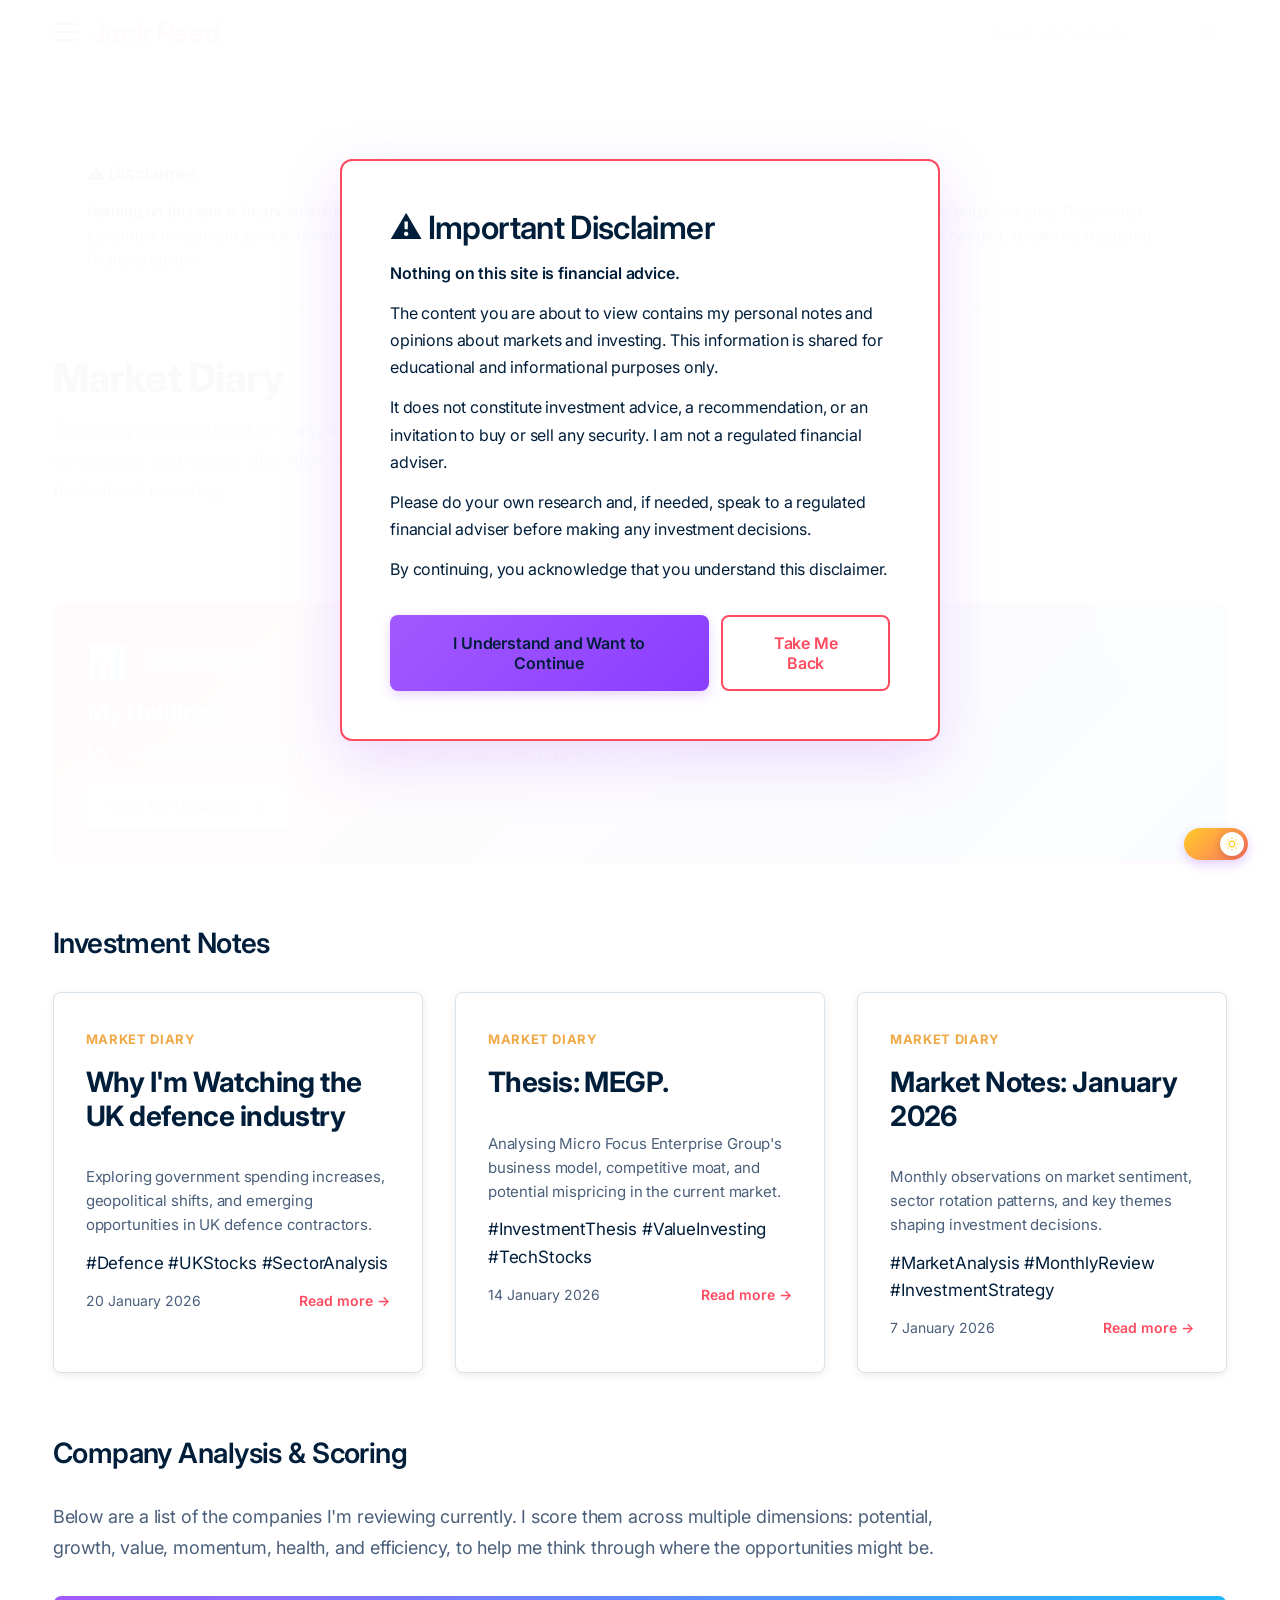
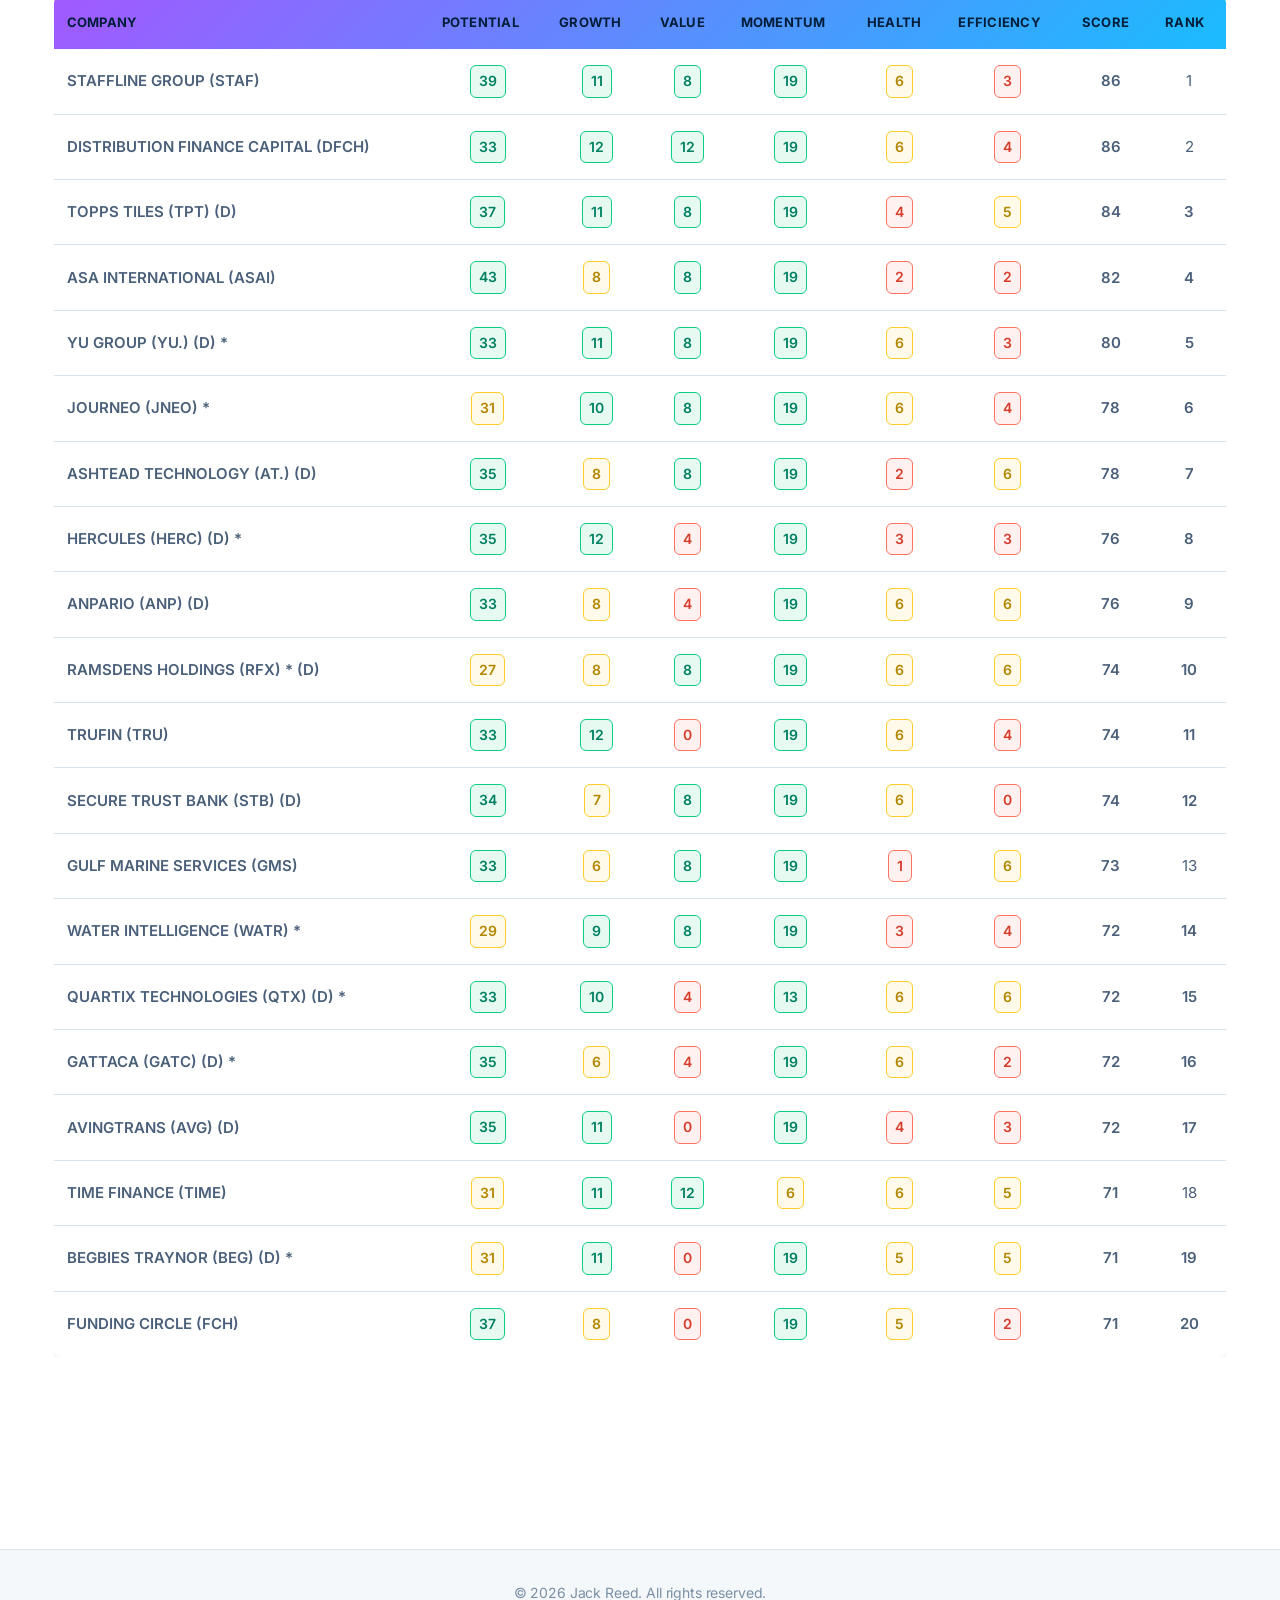
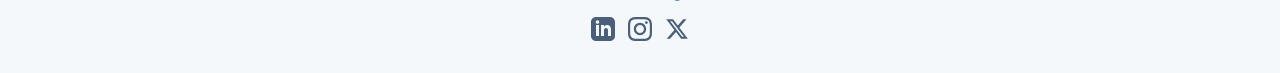
<file: market-diary.html>
<!DOCTYPE html>
<html lang="en">
<head>
    <meta charset="UTF-8">
    <meta name="viewport" content="width=device-width, initial-scale=1.0">
    <title>Market Diary | Jack Reed</title>
    <link rel="preconnect" href="https://fonts.googleapis.com">
    <link rel="preconnect" href="https://fonts.gstatic.com" crossorigin>
    <link href="https://fonts.googleapis.com/css2?family=Inter:wght@400;500;600;700;800&display=swap" rel="stylesheet">
    <link rel="stylesheet" href="styles.css">
    <link rel="stylesheet" href="dark-theme.css">
    <link rel="stylesheet" href="light-theme.css">
    <link rel="stylesheet" href="theme-toggle.css">
    <style>
        .dashboard-card:hover {
            transform: translateY(-4px);
            box-shadow: 0 12px 40px rgba(26, 140, 255, 0.4);
        }
        
        @media (max-width: 768px) {
            .dashboard-card {
                padding: 2rem !important;
            }
            
            .dashboard-card h2 {
                font-size: 1.5rem !important;
            }
            
            .dashboard-card p {
                font-size: 1rem !important;
            }
        }
    </style>
</head>
<body>
    <!-- Navigation -->
    <nav class="nav">
        <div class="nav-container">
            <button class="nav-toggle" aria-label="Toggle navigation">
                <span></span>
                <span></span>
                <span></span>
            </button>
            <a href="/" class="nav-logo">Jack Reed</a>
            <div class="nav-search">
                <input type="text" id="search-input" placeholder="Search via hashtags" aria-label="Search posts">
                <button id="search-button" aria-label="Search">
                    <svg width="20" height="20" viewBox="0 0 24 24" fill="none" stroke="currentColor" stroke-width="2">
                        <circle cx="11" cy="11" r="8"></circle>
                        <path d="m21 21-4.35-4.35"></path>
                    </svg>
                </button>
            </div>
            <ul class="nav-menu">
                <li><a href="/">Home</a></li>
                <li><a href="people-and-teams.html">People & Teams</a></li>
                <li><a href="product.html">Product</a></li>
                <li><a href="organisation-and-change.html">Organisation & Change</a></li>
                <li><a href="market-diary.html">Market Diary</a></li>
                <li><a href="about.html">About</a></li>
            </ul>
        </div>
    </nav>

    <main class="content-page market-diary-page">
        <div class="container">
            <!-- Disclaimer Banner -->
            <div class="disclaimer-banner">
                <h3>⚠️ Disclaimer</h3>
                <p><strong>Nothing on this site is financial advice.</strong> These are my personal notes and opinions, shared for educational and informational purposes only. They do not constitute investment advice, recommendation, or invitation to buy or sell any security. Please do your own research and, if needed, speak to a regulated financial adviser.</p>
            </div>

            <header class="page-header">
                <h1>Market Diary</h1>
                <p class="page-intro">This is my personal market diary, a place where I dump my thinking about markets, companies, and capital allocation. It's NOT advice. It's just a record of trades and how I think about investing.</p>
            </header>

            <!-- My Holdings - Featured -->
            <section class="featured-dashboard" style="margin-bottom: 3rem;">
                <a href="my-holdings.html" class="dashboard-card" style="display: block; background: linear-gradient(135deg, var(--color-accent) 0%, #1a8cff 100%); border: 2px solid var(--color-accent); padding: 2rem; border-radius: 10px; text-decoration: none; transition: transform 0.3s ease, box-shadow 0.3s ease; position: relative; overflow: hidden;">
                    <div style="position: relative; z-index: 2;">
                        <div style="display: flex; align-items: center; gap: 0.75rem; margin-bottom: 0.75rem;">
                            <span style="font-size: 2rem;">📊</span>
                            <span style="background: rgba(255,255,255,0.2); color: white; padding: 0.4rem 0.9rem; border-radius: 20px; font-size: 0.8rem; font-weight: 600; text-transform: uppercase; letter-spacing: 0.05em;">Live Holdings</span>
                        </div>
                        <h2 style="font-size: 1.5rem; font-weight: 700; color: white; margin-bottom: 0.75rem;">My Holdings</h2>
                        <p style="font-size: 1rem; line-height: 1.5; color: rgba(255,255,255,0.95); margin-bottom: 1.25rem;">My live portfolio with performance metrics, asset allocation, and my holdings info.</p>
                        <div style="display: inline-flex; align-items: center; gap: 0.5rem; background: white; color: var(--color-accent); padding: 0.65rem 1.25rem; border-radius: 8px; font-weight: 600; font-size: 0.95rem;">
                            View My Holdings
                            <svg width="18" height="18" viewBox="0 0 24 24" fill="none" stroke="currentColor" stroke-width="2.5" style="margin-left: 0.25rem;">
                                <path d="M5 12h14M12 5l7 7-7 7"/>
                            </svg>
                        </div>
                    </div>
                    <div style="position: absolute; top: -50%; right: -10%; width: 250px; height: 250px; background: rgba(255,255,255,0.1); border-radius: 50%; z-index: 1;"></div>
                    <div style="position: absolute; bottom: -30%; left: -5%; width: 180px; height: 180px; background: rgba(255,255,255,0.08); border-radius: 50%; z-index: 1;"></div>
                </a>
            </section>

            <!-- Investment Posts -->
            <section class="posts-section" style="margin-bottom: 4rem;">
                <h2>Investment Notes</h2>
                <div class="posts-grid">
                    <!-- Placeholder post cards - replace with real content -->
                    <article class="post-card">
                        <span class="post-category post-category--investing">Market Diary</span>
                        <h2 class="post-title">Why I'm Watching the UK defence industry</h2>
                        <p class="post-excerpt">Exploring government spending increases, geopolitical shifts, and emerging opportunities in UK defence contractors.</p>
                        <p class="post-tags">#Defence #UKStocks #SectorAnalysis</p>
                        <div class="post-meta">
                            <time datetime="2026-01-20">20 January 2026</time>
                            <a href="posts/market-diary-post-coming-soon.html" class="post-link">Read more →</a>
                        </div>
                    </article>

                    <article class="post-card">
                        <span class="post-category post-category--investing">Market Diary</span>
                        <h2 class="post-title">Thesis: MEGP.</h2>
                        <p class="post-excerpt">Analysing Micro Focus Enterprise Group's business model, competitive moat, and potential mispricing in the current market.</p>
                        <p class="post-tags">#InvestmentThesis #ValueInvesting #TechStocks</p>
                        <div class="post-meta">
                            <time datetime="2026-01-14">14 January 2026</time>
                            <a href="posts/market-diary-post-coming-soon.html" class="post-link">Read more →</a>
                        </div>
                    </article>

                    <article class="post-card">
                        <span class="post-category post-category--investing">Market Diary</span>
                        <h2 class="post-title">Market Notes: January 2026</h2>
                        <p class="post-excerpt">Monthly observations on market sentiment, sector rotation patterns, and key themes shaping investment decisions.</p>
                        <p class="post-tags">#MarketAnalysis #MonthlyReview #InvestmentStrategy</p>
                        <div class="post-meta">
                            <time datetime="2026-01-07">7 January 2026</time>
                            <a href="posts/market-diary-post-coming-soon.html" class="post-link">Read more →</a>
                        </div>
                    </article>
                </div>
            </section>

            <!-- Company Analysis & Scoring -->
            <section class="holdings-section" style="margin-bottom: 4rem;">
                <h2>Company Analysis & Scoring</h2>
                <p style="font-size: 1.125rem; line-height: 1.7; color: var(--color-text-light); margin-bottom: 2rem; max-width: 900px;">Below are a list of the companies I'm reviewing currently. I score them across multiple dimensions: potential, growth, value, momentum, health, and efficiency, to help me think through where the opportunities might be.</p>
                <div class="table-wrapper">
                    <table class="holdings-table scoring-table">
                        <thead>
                            <tr>
                                <th>Company</th>
                                <th>Potential</th>
                                <th>Growth</th>
                                <th>Value</th>
                                <th>Momentum</th>
                                <th>Health</th>
                                <th>Efficiency</th>
                                <th>Score</th>
                                <th>Rank</th>
                            </tr>
                        </thead>
                        <tbody>
                            <tr>
                                <td><strong>STAFFLINE GROUP (STAF)</strong></td>
                                <td><span class="score-badge score-high">39</span></td>
                                <td><span class="score-badge score-high">11</span></td>
                                <td><span class="score-badge score-high">8</span></td>
                                <td><span class="score-badge score-high">19</span></td>
                                <td><span class="score-badge score-medium">6</span></td>
                                <td><span class="score-badge score-low">3</span></td>
                                <td><strong>86</strong></td>
                                <td>1</td>
                            </tr>
                            <tr>
                                <td><strong>DISTRIBUTION FINANCE CAPITAL (DFCH)</strong></td>
                                <td><span class="score-badge score-high">33</span></td>
                                <td><span class="score-badge score-high">12</span></td>
                                <td><span class="score-badge score-high">12</span></td>
                                <td><span class="score-badge score-high">19</span></td>
                                <td><span class="score-badge score-medium">6</span></td>
                                <td><span class="score-badge score-low">4</span></td>
                                <td><strong>86</strong></td>
                                <td>2</td>
                            </tr>
                            <tr>
                                <td><strong>TOPPS TILES (TPT) (D)</strong></td>
                                <td><span class="score-badge score-high">37</span></td>
                                <td><span class="score-badge score-high">11</span></td>
                                <td><span class="score-badge score-high">8</span></td>
                                <td><span class="score-badge score-high">19</span></td>
                                <td><span class="score-badge score-low">4</span></td>
                                <td><span class="score-badge score-medium">5</span></td>
                                <td><strong>84</strong></td>
                                <td style="color: #4169E1; font-weight: 600;">3</td>
                            </tr>
                            <tr>
                                <td><strong>ASA INTERNATIONAL (ASAI)</strong></td>
                                <td><span class="score-badge score-high">43</span></td>
                                <td><span class="score-badge score-medium">8</span></td>
                                <td><span class="score-badge score-high">8</span></td>
                                <td><span class="score-badge score-high">19</span></td>
                                <td><span class="score-badge score-low">2</span></td>
                                <td><span class="score-badge score-low">2</span></td>
                                <td><strong>82</strong></td>
                                <td style="color: #DC143C; font-weight: 600;">4</td>
                            </tr>
                            <tr>
                                <td><strong>YU GROUP (YU.) (D) *</strong></td>
                                <td><span class="score-badge score-high">33</span></td>
                                <td><span class="score-badge score-high">11</span></td>
                                <td><span class="score-badge score-high">8</span></td>
                                <td><span class="score-badge score-high">19</span></td>
                                <td><span class="score-badge score-medium">6</span></td>
                                <td><span class="score-badge score-low">3</span></td>
                                <td><strong>80</strong></td>
                                <td style="color: #DC143C; font-weight: 600;">5</td>
                            </tr>
                            <tr>
                                <td><strong>JOURNEO (JNEO) *</strong></td>
                                <td><span class="score-badge score-medium">31</span></td>
                                <td><span class="score-badge score-high">10</span></td>
                                <td><span class="score-badge score-high">8</span></td>
                                <td><span class="score-badge score-high">19</span></td>
                                <td><span class="score-badge score-medium">6</span></td>
                                <td><span class="score-badge score-low">4</span></td>
                                <td><strong>78</strong></td>
                                <td style="color: #4169E1; font-weight: 600;">6</td>
                            </tr>
                            <tr>
                                <td><strong>ASHTEAD TECHNOLOGY (AT.) (D)</strong></td>
                                <td><span class="score-badge score-high">35</span></td>
                                <td><span class="score-badge score-medium">8</span></td>
                                <td><span class="score-badge score-high">8</span></td>
                                <td><span class="score-badge score-high">19</span></td>
                                <td><span class="score-badge score-low">2</span></td>
                                <td><span class="score-badge score-medium">6</span></td>
                                <td><strong>78</strong></td>
                                <td style="color: #DC143C; font-weight: 600;">7</td>
                            </tr>
                            <tr>
                                <td><strong>HERCULES (HERC) (D) *</strong></td>
                                <td><span class="score-badge score-high">35</span></td>
                                <td><span class="score-badge score-high">12</span></td>
                                <td><span class="score-badge score-low">4</span></td>
                                <td><span class="score-badge score-high">19</span></td>
                                <td><span class="score-badge score-low">3</span></td>
                                <td><span class="score-badge score-low">3</span></td>
                                <td><strong>76</strong></td>
                                <td style="color: #DC143C; font-weight: 600;">8</td>
                            </tr>
                            <tr>
                                <td><strong>ANPARIO (ANP) (D)</strong></td>
                                <td><span class="score-badge score-high">33</span></td>
                                <td><span class="score-badge score-medium">8</span></td>
                                <td><span class="score-badge score-low">4</span></td>
                                <td><span class="score-badge score-high">19</span></td>
                                <td><span class="score-badge score-medium">6</span></td>
                                <td><span class="score-badge score-medium">6</span></td>
                                <td><strong>76</strong></td>
                                <td style="color: #DC143C; font-weight: 600;">9</td>
                            </tr>
                            <tr>
                                <td><strong>RAMSDENS HOLDINGS (RFX) * (D)</strong></td>
                                <td><span class="score-badge score-medium">27</span></td>
                                <td><span class="score-badge score-medium">8</span></td>
                                <td><span class="score-badge score-high">8</span></td>
                                <td><span class="score-badge score-high">19</span></td>
                                <td><span class="score-badge score-medium">6</span></td>
                                <td><span class="score-badge score-medium">6</span></td>
                                <td><strong>74</strong></td>
                                <td style="color: #DC143C; font-weight: 600;">10</td>
                            </tr>
                            <tr>
                                <td><strong>TRUFIN (TRU)</strong></td>
                                <td><span class="score-badge score-high">33</span></td>
                                <td><span class="score-badge score-high">12</span></td>
                                <td><span class="score-badge score-low">0</span></td>
                                <td><span class="score-badge score-high">19</span></td>
                                <td><span class="score-badge score-medium">6</span></td>
                                <td><span class="score-badge score-low">4</span></td>
                                <td><strong>74</strong></td>
                                <td style="color: #DC143C; font-weight: 600;">11</td>
                            </tr>
                            <tr>
                                <td><strong>SECURE TRUST BANK (STB) (D)</strong></td>
                                <td><span class="score-badge score-high">34</span></td>
                                <td><span class="score-badge score-medium">7</span></td>
                                <td><span class="score-badge score-high">8</span></td>
                                <td><span class="score-badge score-high">19</span></td>
                                <td><span class="score-badge score-medium">6</span></td>
                                <td><span class="score-badge score-low">0</span></td>
                                <td><strong>74</strong></td>
                                <td style="color: #DC143C; font-weight: 600;">12</td>
                            </tr>
                            <tr>
                                <td><strong>GULF MARINE SERVICES (GMS)</strong></td>
                                <td><span class="score-badge score-high">33</span></td>
                                <td><span class="score-badge score-medium">6</span></td>
                                <td><span class="score-badge score-high">8</span></td>
                                <td><span class="score-badge score-high">19</span></td>
                                <td><span class="score-badge score-low">1</span></td>
                                <td><span class="score-badge score-medium">6</span></td>
                                <td><strong>73</strong></td>
                                <td>13</td>
                            </tr>
                            <tr>
                                <td><strong>WATER INTELLIGENCE (WATR) *</strong></td>
                                <td><span class="score-badge score-medium">29</span></td>
                                <td><span class="score-badge score-high">9</span></td>
                                <td><span class="score-badge score-high">8</span></td>
                                <td><span class="score-badge score-high">19</span></td>
                                <td><span class="score-badge score-low">3</span></td>
                                <td><span class="score-badge score-low">4</span></td>
                                <td><strong>72</strong></td>
                                <td style="color: #4169E1; font-weight: 600;">14</td>
                            </tr>
                            <tr>
                                <td><strong>QUARTIX TECHNOLOGIES (QTX) (D) *</strong></td>
                                <td><span class="score-badge score-high">33</span></td>
                                <td><span class="score-badge score-high">10</span></td>
                                <td><span class="score-badge score-low">4</span></td>
                                <td><span class="score-badge score-high">13</span></td>
                                <td><span class="score-badge score-medium">6</span></td>
                                <td><span class="score-badge score-medium">6</span></td>
                                <td><strong>72</strong></td>
                                <td style="color: #DC143C; font-weight: 600;">15</td>
                            </tr>
                            <tr>
                                <td><strong>GATTACA (GATC) (D) *</strong></td>
                                <td><span class="score-badge score-high">35</span></td>
                                <td><span class="score-badge score-medium">6</span></td>
                                <td><span class="score-badge score-low">4</span></td>
                                <td><span class="score-badge score-high">19</span></td>
                                <td><span class="score-badge score-medium">6</span></td>
                                <td><span class="score-badge score-low">2</span></td>
                                <td><strong>72</strong></td>
                                <td style="color: #DC143C; font-weight: 600;">16</td>
                            </tr>
                            <tr>
                                <td><strong>AVINGTRANS (AVG) (D)</strong></td>
                                <td><span class="score-badge score-high">35</span></td>
                                <td><span class="score-badge score-high">11</span></td>
                                <td><span class="score-badge score-low">0</span></td>
                                <td><span class="score-badge score-high">19</span></td>
                                <td><span class="score-badge score-low">4</span></td>
                                <td><span class="score-badge score-low">3</span></td>
                                <td><strong>72</strong></td>
                                <td style="color: #DC143C; font-weight: 600;">17</td>
                            </tr>
                            <tr>
                                <td><strong>TIME FINANCE (TIME)</strong></td>
                                <td><span class="score-badge score-medium">31</span></td>
                                <td><span class="score-badge score-high">11</span></td>
                                <td><span class="score-badge score-high">12</span></td>
                                <td><span class="score-badge score-medium">6</span></td>
                                <td><span class="score-badge score-medium">6</span></td>
                                <td><span class="score-badge score-medium">5</span></td>
                                <td><strong>71</strong></td>
                                <td>18</td>
                            </tr>
                            <tr>
                                <td><strong>BEGBIES TRAYNOR (BEG) (D) *</strong></td>
                                <td><span class="score-badge score-medium">31</span></td>
                                <td><span class="score-badge score-high">11</span></td>
                                <td><span class="score-badge score-low">0</span></td>
                                <td><span class="score-badge score-high">19</span></td>
                                <td><span class="score-badge score-medium">5</span></td>
                                <td><span class="score-badge score-medium">5</span></td>
                                <td><strong>71</strong></td>
                                <td style="color: #DC143C; font-weight: 600;">19</td>
                            </tr>
                            <tr>
                                <td><strong>FUNDING CIRCLE (FCH)</strong></td>
                                <td><span class="score-badge score-high">37</span></td>
                                <td><span class="score-badge score-medium">8</span></td>
                                <td><span class="score-badge score-low">0</span></td>
                                <td><span class="score-badge score-high">19</span></td>
                                <td><span class="score-badge score-medium">5</span></td>
                                <td><span class="score-badge score-low">2</span></td>
                                <td><strong>71</strong></td>
                                <td style="color: #DC143C; font-weight: 600;">20</td>
                            </tr>
                        </tbody>
                    </table>
                </div>
            </section>
        </div>
    </main>

    <footer class="footer">
        <div class="container">
            <div class="footer-content">
                <p>&copy; 2026 Jack Reed. All rights reserved.</p>
                <div class="social-icons">
                    <a href="https://uk.linkedin.com/in/iamjackreed" target="_blank" rel="noopener noreferrer" aria-label="LinkedIn">
                        <svg width="24" height="24" viewBox="0 0 24 24" fill="currentColor">
                            <path d="M19 0h-14c-2.761 0-5 2.239-5 5v14c0 2.761 2.239 5 5 5h14c2.762 0 5-2.239 5-5v-14c0-2.761-2.238-5-5-5zm-11 19h-3v-11h3v11zm-1.5-12.268c-.966 0-1.75-.79-1.75-1.764s.784-1.764 1.75-1.764 1.75.79 1.75 1.764-.783 1.764-1.75 1.764zm13.5 12.268h-3v-5.604c0-3.368-4-3.113-4 0v5.604h-3v-11h3v1.765c1.396-2.586 7-2.777 7 2.476v6.759z"/>
                        </svg>
                    </a>
                    <a href="https://www.instagram.com/jack.ross.reed/" target="_blank" rel="noopener noreferrer" aria-label="Instagram">
                        <svg width="24" height="24" viewBox="0 0 24 24" fill="currentColor">
                            <path d="M12 2.163c3.204 0 3.584.012 4.85.07 3.252.148 4.771 1.691 4.919 4.919.058 1.265.069 1.645.069 4.849 0 3.205-.012 3.584-.069 4.849-.149 3.225-1.664 4.771-4.919 4.919-1.266.058-1.644.07-4.85.07-3.204 0-3.584-.012-4.849-.07-3.26-.149-4.771-1.699-4.919-4.92-.058-1.265-.07-1.644-.07-4.849 0-3.204.013-3.583.07-4.849.149-3.227 1.664-4.771 4.919-4.919 1.266-.057 1.645-.069 4.849-.069zm0-2.163c-3.259 0-3.667.014-4.947.072-4.358.2-6.78 2.618-6.98 6.98-.059 1.281-.073 1.689-.073 4.948 0 3.259.014 3.668.072 4.948.2 4.358 2.618 6.78 6.98 6.98 1.281.058 1.689.072 4.948.072 3.259 0 3.668-.014 4.948-.072 4.354-.2 6.782-2.618 6.979-6.98.059-1.28.073-1.689.073-4.948 0-3.259-.014-3.667-.072-4.947-.196-4.354-2.617-6.78-6.979-6.98-1.281-.059-1.69-.073-4.949-.073zm0 5.838c-3.403 0-6.162 2.759-6.162 6.162s2.759 6.163 6.162 6.163 6.162-2.759 6.162-6.163c0-3.403-2.759-6.162-6.162-6.162zm0 10.162c-2.209 0-4-1.79-4-4 0-2.209 1.791-4 4-4s4 1.791 4 4c0 2.21-1.791 4-4 4zm6.406-11.845c-.796 0-1.441.645-1.441 1.44s.645 1.44 1.441 1.44c.795 0 1.439-.645 1.439-1.44s-.644-1.44-1.439-1.44z"/>
                        </svg>
                    </a>
                    <a href="https://twitter.com/jackrossreed" target="_blank" rel="noopener noreferrer" aria-label="X (Twitter)">
                        <svg width="24" height="24" viewBox="0 0 24 24" fill="currentColor">
                            <path d="M18.244 2.25h3.308l-7.227 8.26 8.502 11.24H16.17l-5.214-6.817L4.99 21.75H1.68l7.73-8.835L1.254 2.25H8.08l4.713 6.231zm-1.161 17.52h1.833L7.084 4.126H5.117z"/>
                        </svg>
                    </a>
                </div>
            </div>
        </div>
    </footer>

    <script src="main.js"></script>
</body>
</html>
</file>
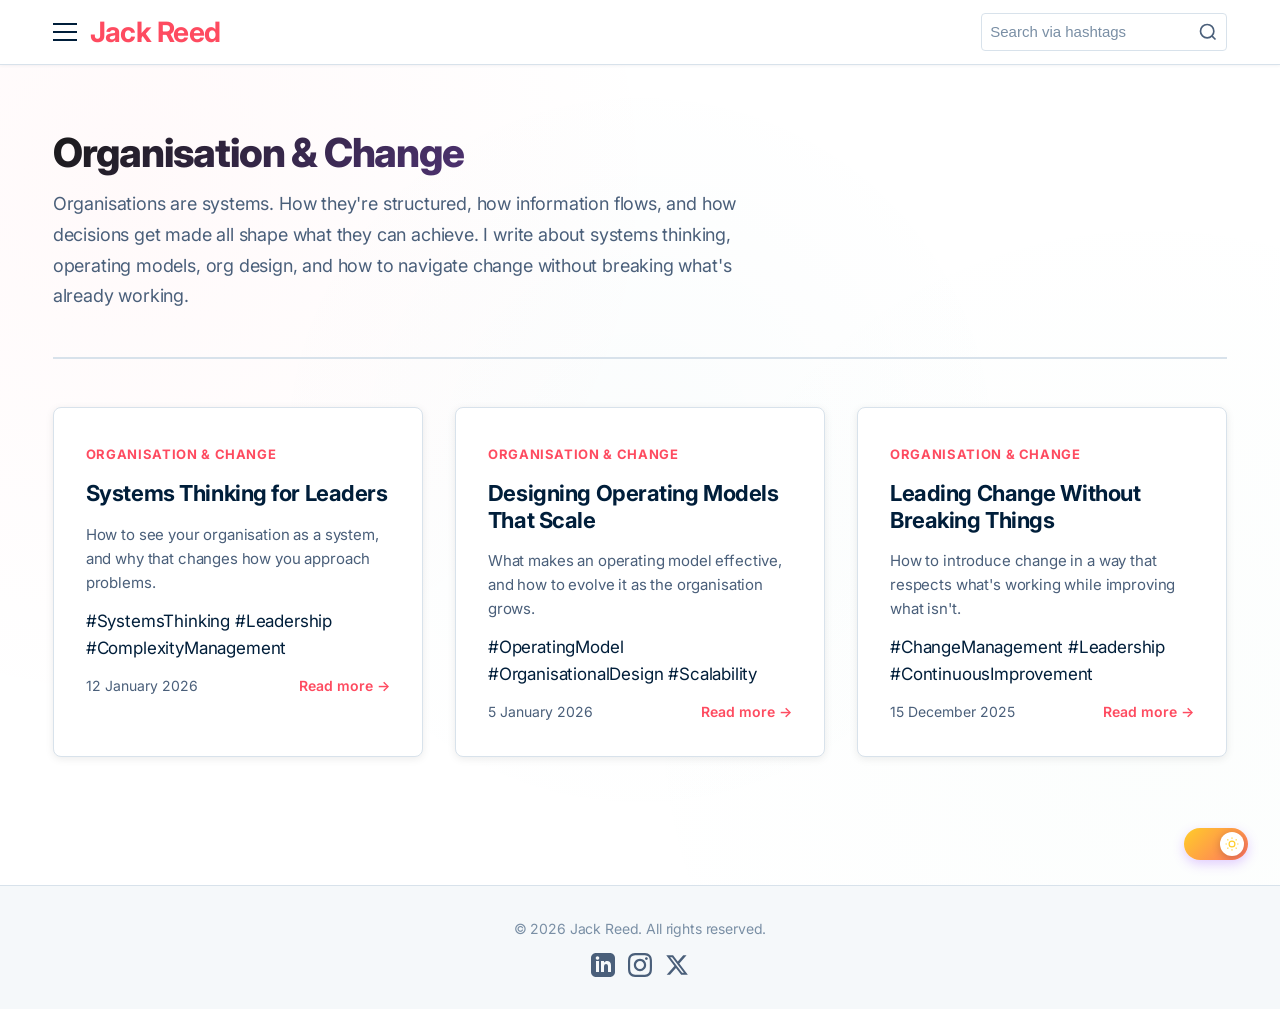
<file: organisation-and-change.html>
<!DOCTYPE html>
<html lang="en">
<head>
    <meta charset="UTF-8">
    <meta name="viewport" content="width=device-width, initial-scale=1.0">
    <title>Organisation & Change | Jack Reed</title>
    <link rel="preconnect" href="https://fonts.googleapis.com">
    <link rel="preconnect" href="https://fonts.gstatic.com" crossorigin>
    <link href="https://fonts.googleapis.com/css2?family=Inter:wght@400;500;600;700;800&display=swap" rel="stylesheet">
    <link rel="stylesheet" href="styles.css">
    <link rel="stylesheet" href="dark-theme.css">
    <link rel="stylesheet" href="light-theme.css">
    <link rel="stylesheet" href="theme-toggle.css">
</head>
<body>
    <!-- Navigation -->
    <nav class="nav">
        <div class="nav-container">
            <button class="nav-toggle" aria-label="Toggle navigation">
                <span></span>
                <span></span>
                <span></span>
            </button>
            <a href="/" class="nav-logo">Jack Reed</a>
            <div class="nav-search">
                <input type="text" id="search-input" placeholder="Search via hashtags" aria-label="Search posts">
                <button id="search-button" aria-label="Search">
                    <svg width="20" height="20" viewBox="0 0 24 24" fill="none" stroke="currentColor" stroke-width="2">
                        <circle cx="11" cy="11" r="8"></circle>
                        <path d="m21 21-4.35-4.35"></path>
                    </svg>
                </button>
            </div>
            <ul class="nav-menu">
                <li><a href="/">Home</a></li>
                <li><a href="people-and-teams.html">People & Teams</a></li>
                <li><a href="product.html">Product</a></li>
                <li><a href="organisation-and-change.html">Organisation & Change</a></li>
                <li><a href="market-diary.html">Market Diary</a></li>
                <li><a href="about.html">About</a></li>
            </ul>
        </div>
    </nav>

    <main class="content-page">
        <div class="container">
            <header class="page-header">
                <h1>Organisation & Change</h1>
                <p class="page-intro">Organisations are systems. How they're structured, how information flows, and how decisions get made all shape what they can achieve. I write about systems thinking, operating models, org design, and how to navigate change without breaking what's already working.</p>
            </header>

            <!-- Posts Grid -->
            <section class="posts-grid">
                <!-- Placeholder post cards - replace with real content -->
                <article class="post-card">
                    <span class="post-category">Organisation & Change</span>
                    <h2 class="post-title">Systems Thinking for Leaders</h2>
                    <p class="post-excerpt">How to see your organisation as a system, and why that changes how you approach problems.</p>
                    <p class="post-tags">#SystemsThinking #Leadership #ComplexityManagement</p>
                    <div class="post-meta">
                        <time datetime="2026-01-12">12 January 2026</time>
                        <a href="posts/organisation-post-coming-soon.html" class="post-link">Read more →</a>
                    </div>
                </article>

                <article class="post-card">
                    <span class="post-category">Organisation & Change</span>
                    <h2 class="post-title">Designing Operating Models That Scale</h2>
                    <p class="post-excerpt">What makes an operating model effective, and how to evolve it as the organisation grows.</p>
                    <p class="post-tags">#OperatingModel #OrganisationalDesign #Scalability</p>
                    <div class="post-meta">
                        <time datetime="2026-01-05">5 January 2026</time>
                        <a href="posts/organisation-post-coming-soon.html" class="post-link">Read more →</a>
                    </div>
                </article>

                <article class="post-card">
                    <span class="post-category">Organisation & Change</span>
                    <h2 class="post-title">Leading Change Without Breaking Things</h2>
                    <p class="post-excerpt">How to introduce change in a way that respects what's working while improving what isn't.</p>
                    <p class="post-tags">#ChangeManagement #Leadership #ContinuousImprovement</p>
                    <div class="post-meta">
                        <time datetime="2025-12-15">15 December 2025</time>
                        <a href="posts/organisation-post-coming-soon.html" class="post-link">Read more →</a>
                    </div>
                </article>
            </section>
        </div>
    </main>

    <footer class="footer">
        <div class="container">
            <div class="footer-content">
                <p>&copy; 2026 Jack Reed. All rights reserved.</p>
                <div class="social-icons">
                    <a href="https://uk.linkedin.com/in/iamjackreed" target="_blank" rel="noopener noreferrer" aria-label="LinkedIn">
                        <svg width="24" height="24" viewBox="0 0 24 24" fill="currentColor">
                            <path d="M19 0h-14c-2.761 0-5 2.239-5 5v14c0 2.761 2.239 5 5 5h14c2.762 0 5-2.239 5-5v-14c0-2.761-2.238-5-5-5zm-11 19h-3v-11h3v11zm-1.5-12.268c-.966 0-1.75-.79-1.75-1.764s.784-1.764 1.75-1.764 1.75.79 1.75 1.764-.783 1.764-1.75 1.764zm13.5 12.268h-3v-5.604c0-3.368-4-3.113-4 0v5.604h-3v-11h3v1.765c1.396-2.586 7-2.777 7 2.476v6.759z"/>
                        </svg>
                    </a>
                    <a href="https://www.instagram.com/jack.ross.reed/" target="_blank" rel="noopener noreferrer" aria-label="Instagram">
                        <svg width="24" height="24" viewBox="0 0 24 24" fill="currentColor">
                            <path d="M12 2.163c3.204 0 3.584.012 4.85.07 3.252.148 4.771 1.691 4.919 4.919.058 1.265.069 1.645.069 4.849 0 3.205-.012 3.584-.069 4.849-.149 3.225-1.664 4.771-4.919 4.919-1.266.058-1.644.07-4.85.07-3.204 0-3.584-.012-4.849-.07-3.26-.149-4.771-1.699-4.919-4.92-.058-1.265-.07-1.644-.07-4.849 0-3.204.013-3.583.07-4.849.149-3.227 1.664-4.771 4.919-4.919 1.266-.057 1.645-.069 4.849-.069zm0-2.163c-3.259 0-3.667.014-4.947.072-4.358.2-6.78 2.618-6.98 6.98-.059 1.281-.073 1.689-.073 4.948 0 3.259.014 3.668.072 4.948.2 4.358 2.618 6.78 6.98 6.98 1.281.058 1.689.072 4.948.072 3.259 0 3.668-.014 4.948-.072 4.354-.2 6.782-2.618 6.979-6.98.059-1.28.073-1.689.073-4.948 0-3.259-.014-3.667-.072-4.947-.196-4.354-2.617-6.78-6.979-6.98-1.281-.059-1.69-.073-4.949-.073zm0 5.838c-3.403 0-6.162 2.759-6.162 6.162s2.759 6.163 6.162 6.163 6.162-2.759 6.162-6.163c0-3.403-2.759-6.162-6.162-6.162zm0 10.162c-2.209 0-4-1.79-4-4 0-2.209 1.791-4 4-4s4 1.791 4 4c0 2.21-1.791 4-4 4zm6.406-11.845c-.796 0-1.441.645-1.441 1.44s.645 1.44 1.441 1.44c.795 0 1.439-.645 1.439-1.44s-.644-1.44-1.439-1.44z"/>
                        </svg>
                    </a>
                    <a href="https://twitter.com/jackrossreed" target="_blank" rel="noopener noreferrer" aria-label="X (Twitter)">
                        <svg width="24" height="24" viewBox="0 0 24 24" fill="currentColor">
                            <path d="M18.244 2.25h3.308l-7.227 8.26 8.502 11.24H16.17l-5.214-6.817L4.99 21.75H1.68l7.73-8.835L1.254 2.25H8.08l4.713 6.231zm-1.161 17.52h1.833L7.084 4.126H5.117z"/>
                        </svg>
                    </a>
                </div>
            </div>
        </div>
    </footer>

    <script src="main.js"></script>
</body>
</html>
</file>
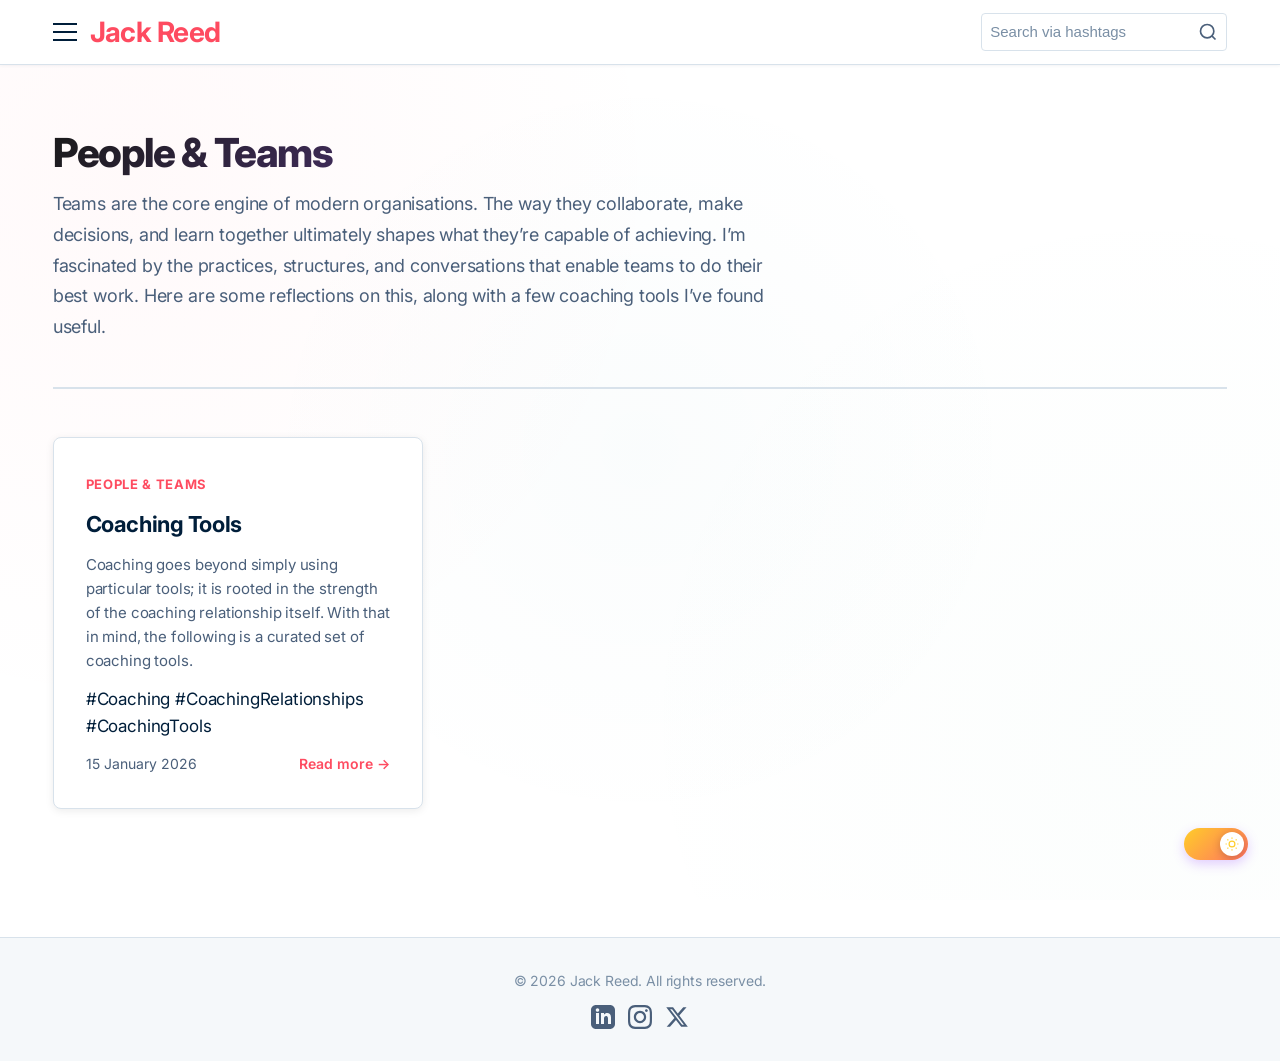
<file: people-and-teams.html>
<!DOCTYPE html>
<html lang="en">
<head>
    <meta charset="UTF-8">
    <meta name="viewport" content="width=device-width, initial-scale=1.0">
    <title>People & Teams | Jack Reed</title>
    <link rel="preconnect" href="https://fonts.googleapis.com">
    <link rel="preconnect" href="https://fonts.gstatic.com" crossorigin>
    <link href="https://fonts.googleapis.com/css2?family=Inter:wght@400;500;600;700;800&display=swap" rel="stylesheet">
    <link rel="stylesheet" href="styles.css">
    <link rel="stylesheet" href="dark-theme.css">
    <link rel="stylesheet" href="light-theme.css">
    <link rel="stylesheet" href="theme-toggle.css">
</head>
<body>
    <!-- Navigation -->
    <nav class="nav">
        <div class="nav-container">
            <button class="nav-toggle" aria-label="Toggle navigation">
                <span></span>
                <span></span>
                <span></span>
            </button>
            <a href="/" class="nav-logo">Jack Reed</a>
            <div class="nav-search">
                <input type="text" id="search-input" placeholder="Search via hashtags" aria-label="Search posts">
                <button id="search-button" aria-label="Search">
                    <svg width="20" height="20" viewBox="0 0 24 24" fill="none" stroke="currentColor" stroke-width="2">
                        <circle cx="11" cy="11" r="8"></circle>
                        <path d="m21 21-4.35-4.35"></path>
                    </svg>
                </button>
            </div>
            <ul class="nav-menu">
                <li><a href="/">Home</a></li>
                <li><a href="people-and-teams.html">People & Teams</a></li>
                <li><a href="product.html">Product</a></li>
                <li><a href="organisation-and-change.html">Organisation & Change</a></li>
                <li><a href="market-diary.html">Market Diary</a></li>
                <li><a href="about.html">About</a></li>
            </ul>
        </div>
    </nav>

    <main class="content-page">
        <div class="container">
            <header class="page-header">
                <h1>People & Teams</h1>
                <p class="page-intro">Teams are the core engine of modern organisations. The way they collaborate, make decisions, and learn together ultimately shapes what they’re capable of achieving. I’m fascinated by the practices, structures, and conversations that enable teams to do their best work. Here are some reflections on this, along with a few coaching tools I’ve found useful.</p>
            </header>

            <!-- Posts Grid -->
            <section class="posts-grid">
                <!-- Placeholder post cards - replace with real content -->
                <article class="post-card">
                    <span class="post-category">People & Teams</span>
                    <h2 class="post-title">Coaching Tools</h2>
                    <p class="post-excerpt">Coaching goes beyond simply using particular tools; it is rooted in the strength of the coaching relationship itself. With that in mind, the following is a curated set of coaching tools.</p>
                    <p class="post-tags">#Coaching #CoachingRelationships #CoachingTools</p>
                    <div class="post-meta">
                        <time datetime="2026-01-15">15 January 2026</time>
                        <a href="posts/coaching-tools.html" class="post-link">Read more →</a>
                    </div>
                </article>
            </section>
        </div>
    </main>

    <footer class="footer">
        <div class="container">
            <div class="footer-content">
                <p>&copy; 2026 Jack Reed. All rights reserved.</p>
                <div class="social-icons">
                    <a href="https://uk.linkedin.com/in/iamjackreed" target="_blank" rel="noopener noreferrer" aria-label="LinkedIn">
                        <svg width="24" height="24" viewBox="0 0 24 24" fill="currentColor">
                            <path d="M19 0h-14c-2.761 0-5 2.239-5 5v14c0 2.761 2.239 5 5 5h14c2.762 0 5-2.239 5-5v-14c0-2.761-2.238-5-5-5zm-11 19h-3v-11h3v11zm-1.5-12.268c-.966 0-1.75-.79-1.75-1.764s.784-1.764 1.75-1.764 1.75.79 1.75 1.764-.783 1.764-1.75 1.764zm13.5 12.268h-3v-5.604c0-3.368-4-3.113-4 0v5.604h-3v-11h3v1.765c1.396-2.586 7-2.777 7 2.476v6.759z"/>
                        </svg>
                    </a>
                    <a href="https://www.instagram.com/jack.ross.reed/" target="_blank" rel="noopener noreferrer" aria-label="Instagram">
                        <svg width="24" height="24" viewBox="0 0 24 24" fill="currentColor">
                            <path d="M12 2.163c3.204 0 3.584.012 4.85.07 3.252.148 4.771 1.691 4.919 4.919.058 1.265.069 1.645.069 4.849 0 3.205-.012 3.584-.069 4.849-.149 3.225-1.664 4.771-4.919 4.919-1.266.058-1.644.07-4.85.07-3.204 0-3.584-.012-4.849-.07-3.26-.149-4.771-1.699-4.919-4.92-.058-1.265-.07-1.644-.07-4.849 0-3.204.013-3.583.07-4.849.149-3.227 1.664-4.771 4.919-4.919 1.266-.057 1.645-.069 4.849-.069zm0-2.163c-3.259 0-3.667.014-4.947.072-4.358.2-6.78 2.618-6.98 6.98-.059 1.281-.073 1.689-.073 4.948 0 3.259.014 3.668.072 4.948.2 4.358 2.618 6.78 6.98 6.98 1.281.058 1.689.072 4.948.072 3.259 0 3.668-.014 4.948-.072 4.354-.2 6.782-2.618 6.979-6.98.059-1.28.073-1.689.073-4.948 0-3.259-.014-3.667-.072-4.947-.196-4.354-2.617-6.78-6.979-6.98-1.281-.059-1.69-.073-4.949-.073zm0 5.838c-3.403 0-6.162 2.759-6.162 6.162s2.759 6.163 6.162 6.163 6.162-2.759 6.162-6.163c0-3.403-2.759-6.162-6.162-6.162zm0 10.162c-2.209 0-4-1.79-4-4 0-2.209 1.791-4 4-4s4 1.791 4 4c0 2.21-1.791 4-4 4zm6.406-11.845c-.796 0-1.441.645-1.441 1.44s.645 1.44 1.441 1.44c.795 0 1.439-.645 1.439-1.44s-.644-1.44-1.439-1.44z"/>
                        </svg>
                    </a>
                    <a href="https://twitter.com/jackrossreed" target="_blank" rel="noopener noreferrer" aria-label="X (Twitter)">
                        <svg width="24" height="24" viewBox="0 0 24 24" fill="currentColor">
                            <path d="M18.244 2.25h3.308l-7.227 8.26 8.502 11.24H16.17l-5.214-6.817L4.99 21.75H1.68l7.73-8.835L1.254 2.25H8.08l4.713 6.231zm-1.161 17.52h1.833L7.084 4.126H5.117z"/>
                        </svg>
                    </a>
                </div>
            </div>
        </div>
    </footer>

    <script src="main.js"></script>
</body>
</html>
</file>
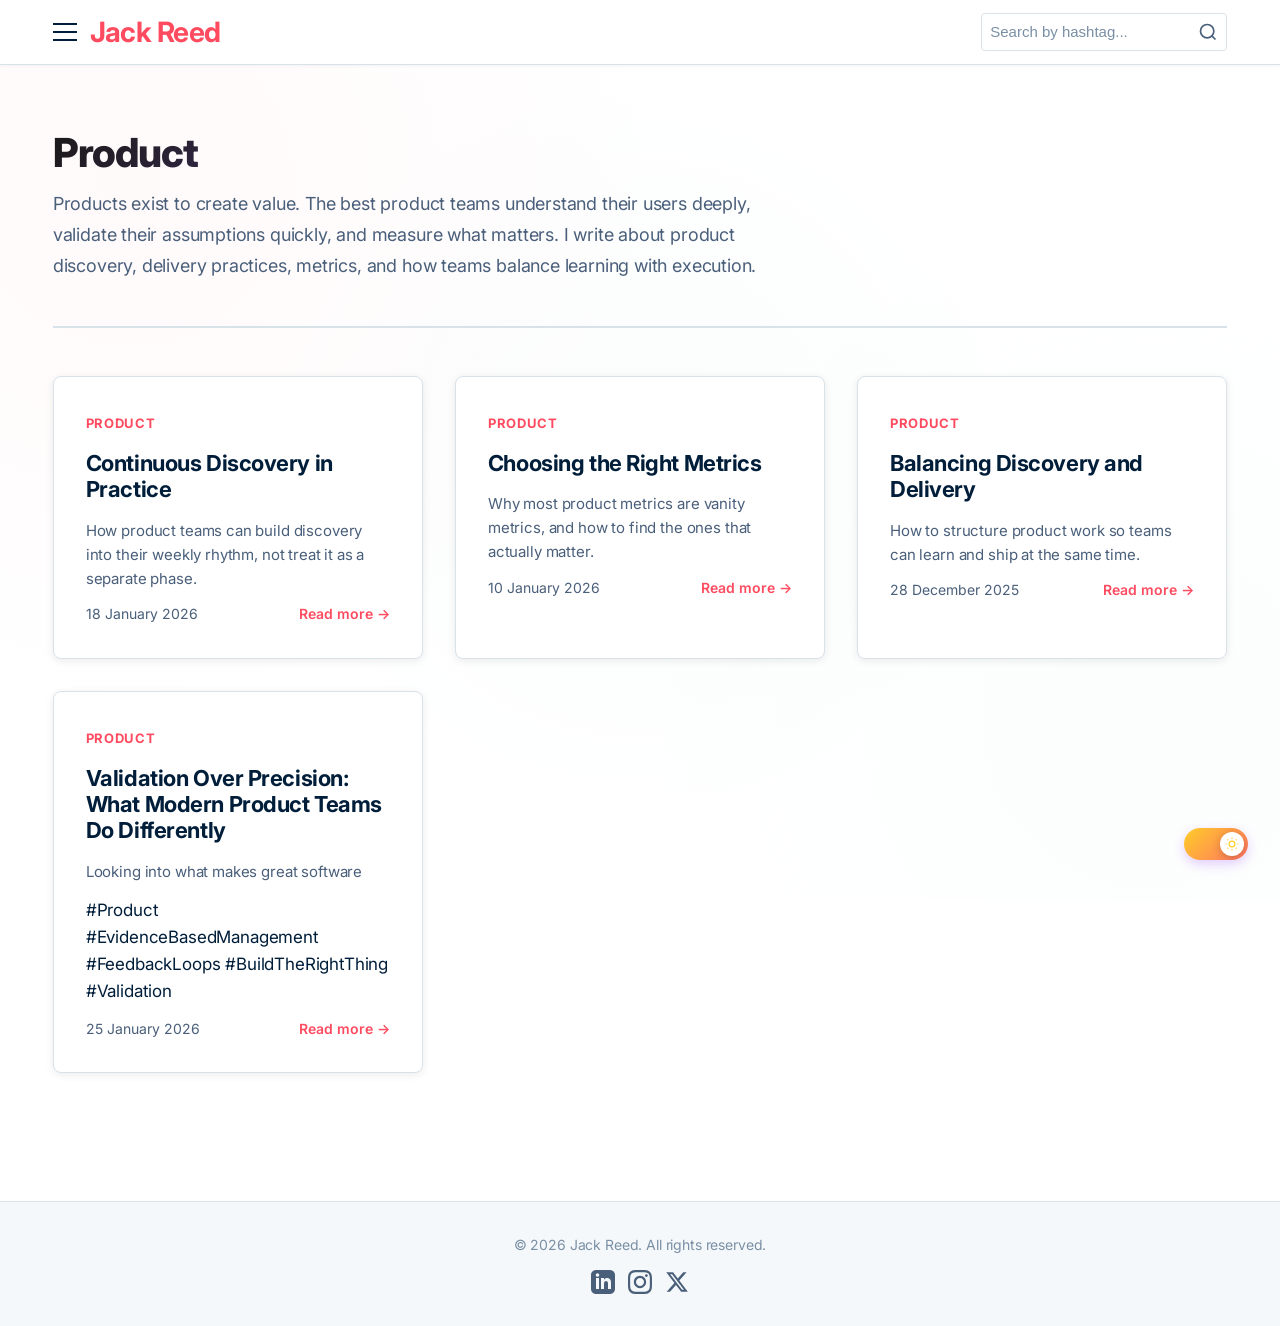
<file: product.html>
<!DOCTYPE html>
<html lang="en">
<head>
    <meta charset="UTF-8">
    <meta name="viewport" content="width=device-width, initial-scale=1.0">
    <title>Product | Jack Reed</title>
    <link rel="preconnect" href="https://fonts.googleapis.com">
    <link rel="preconnect" href="https://fonts.gstatic.com" crossorigin>
    <link href="https://fonts.googleapis.com/css2?family=Inter:wght@400;500;600;700;800&display=swap" rel="stylesheet">
    <link rel="stylesheet" href="styles.css">
    <link rel="stylesheet" href="dark-theme.css">
    <link rel="stylesheet" href="light-theme.css">
    <link rel="stylesheet" href="theme-toggle.css">
</head>
<body>
    <!-- Navigation -->
    <nav class="nav">
        <div class="nav-container">
            <button class="nav-toggle" aria-label="Toggle navigation">
                <span></span>
                <span></span>
                <span></span>
            </button>
            <a href="/hello" class="nav-logo">Jack Reed</a>
            <div class="nav-search">
                <input type="text" id="search-input" placeholder="Search by hashtag..." aria-label="Search posts">
                <button id="search-button" aria-label="Search">
                    <svg width="20" height="20" viewBox="0 0 24 24" fill="none" stroke="currentColor" stroke-width="2">
                        <circle cx="11" cy="11" r="8"></circle>
                        <path d="m21 21-4.35-4.35"></path>
                    </svg>
                </button>
            </div>
            <ul class="nav-menu">
                <li><a href="/">Home</a></li>
                <li><a href="people-and-teams.html">People & Teams</a></li>
                <li><a href="product.html">Product</a></li>
                <li><a href="organisation-and-change.html">Organisation & Change</a></li>
                <li><a href="market-diary.html">Market Diary</a></li>
                <li><a href="about.html">About</a></li>
            </ul>
        </div>
    </nav>

    <main class="content-page">
        <div class="container">
            <header class="page-header">
                <h1>Product</h1>
                <p class="page-intro">Products exist to create value. The best product teams understand their users deeply, validate their assumptions quickly, and measure what matters. I write about product discovery, delivery practices, metrics, and how teams balance learning with execution.</p>
            </header>

            <!-- Posts Grid -->
            <section class="posts-grid">
                <!-- Placeholder post cards - replace with real content -->
                <article class="post-card">
                    <span class="post-category">Product</span>
                    <h2 class="post-title">Continuous Discovery in Practice</h2>
                    <p class="post-excerpt">How product teams can build discovery into their weekly rhythm, not treat it as a separate phase.</p>
                    <div class="post-meta">
                        <time datetime="2026-01-18">18 January 2026</time>
                        <a href="posts/continuous-discovery-practice.html" class="post-link">Read more →</a>
                    </div>
                </article>

                <article class="post-card">
                    <span class="post-category">Product</span>
                    <h2 class="post-title">Choosing the Right Metrics</h2>
                    <p class="post-excerpt">Why most product metrics are vanity metrics, and how to find the ones that actually matter.</p>
                    <div class="post-meta">
                        <time datetime="2026-01-10">10 January 2026</time>
                        <a href="posts/choosing-right-metrics.html" class="post-link">Read more →</a>
                    </div>
                </article>

                <article class="post-card">
                    <span class="post-category">Product</span>
                    <h2 class="post-title">Balancing Discovery and Delivery</h2>
                    <p class="post-excerpt">How to structure product work so teams can learn and ship at the same time.</p>
                    <div class="post-meta">
                        <time datetime="2025-12-28">28 December 2025</time>
                        <a href="posts/balancing-discovery-delivery.html" class="post-link">Read more →</a>
                    </div>
                </article>

                <article class="post-card">
                    <span class="post-category">Product</span>
                    <h2 class="post-title">Validation Over Precision: What Modern Product Teams Do Differently</h2>
                    <p class="post-excerpt">Looking into what makes great software</p>
                    <p class="post-tags">#Product #EvidenceBasedManagement #FeedbackLoops #BuildTheRightThing #Validation</p>
                    <div class="post-meta">
                        <time datetime="2026-01-25">25 January 2026</time>
                        <a href="posts/validation-over-precision.html" class="post-link">Read more →</a>
                    </div>
                </article>
            </section>
        </div>
    </main>

    <footer class="footer">
        <div class="container">
            <div class="footer-content">
                <p>&copy; 2026 Jack Reed. All rights reserved.</p>
                <div class="social-icons">
                    <a href="https://uk.linkedin.com/in/iamjackreed" target="_blank" rel="noopener noreferrer" aria-label="LinkedIn">
                        <svg width="24" height="24" viewBox="0 0 24 24" fill="currentColor">
                            <path d="M19 0h-14c-2.761 0-5 2.239-5 5v14c0 2.761 2.239 5 5 5h14c2.762 0 5-2.239 5-5v-14c0-2.761-2.238-5-5-5zm-11 19h-3v-11h3v11zm-1.5-12.268c-.966 0-1.75-.79-1.75-1.764s.784-1.764 1.75-1.764 1.75.79 1.75 1.764-.783 1.764-1.75 1.764zm13.5 12.268h-3v-5.604c0-3.368-4-3.113-4 0v5.604h-3v-11h3v1.765c1.396-2.586 7-2.777 7 2.476v6.759z"/>
                        </svg>
                    </a>
                    <a href="https://www.instagram.com/jack.ross.reed/" target="_blank" rel="noopener noreferrer" aria-label="Instagram">
                        <svg width="24" height="24" viewBox="0 0 24 24" fill="currentColor">
                            <path d="M12 2.163c3.204 0 3.584.012 4.85.07 3.252.148 4.771 1.691 4.919 4.919.058 1.265.069 1.645.069 4.849 0 3.205-.012 3.584-.069 4.849-.149 3.225-1.664 4.771-4.919 4.919-1.266.058-1.644.07-4.85.07-3.204 0-3.584-.012-4.849-.07-3.26-.149-4.771-1.699-4.919-4.92-.058-1.265-.07-1.644-.07-4.849 0-3.204.013-3.583.07-4.849.149-3.227 1.664-4.771 4.919-4.919 1.266-.057 1.645-.069 4.849-.069zm0-2.163c-3.259 0-3.667.014-4.947.072-4.358.2-6.78 2.618-6.98 6.98-.059 1.281-.073 1.689-.073 4.948 0 3.259.014 3.668.072 4.948.2 4.358 2.618 6.78 6.98 6.98 1.281.058 1.689.072 4.948.072 3.259 0 3.668-.014 4.948-.072 4.354-.2 6.782-2.618 6.979-6.98.059-1.28.073-1.689.073-4.948 0-3.259-.014-3.667-.072-4.947-.196-4.354-2.617-6.78-6.979-6.98-1.281-.059-1.69-.073-4.949-.073zm0 5.838c-3.403 0-6.162 2.759-6.162 6.162s2.759 6.163 6.162 6.163 6.162-2.759 6.162-6.163c0-3.403-2.759-6.162-6.162-6.162zm0 10.162c-2.209 0-4-1.79-4-4 0-2.209 1.791-4 4-4s4 1.791 4 4c0 2.21-1.791 4-4 4zm6.406-11.845c-.796 0-1.441.645-1.441 1.44s.645 1.44 1.441 1.44c.795 0 1.439-.645 1.439-1.44s-.644-1.44-1.439-1.44z"/>
                        </svg>
                    </a>
                    <a href="https://twitter.com/jackrossreed" target="_blank" rel="noopener noreferrer" aria-label="X (Twitter)">
                        <svg width="24" height="24" viewBox="0 0 24 24" fill="currentColor">
                            <path d="M18.244 2.25h3.308l-7.227 8.26 8.502 11.24H16.17l-5.214-6.817L4.99 21.75H1.68l7.73-8.835L1.254 2.25H8.08l4.713 6.231zm-1.161 17.52h1.833L7.084 4.126H5.117z"/>
                        </svg>
                    </a>
                </div>
            </div>
        </div>
    </footer>

    <script src="main.js"></script>
    <script src="search.js"></script>
</body>
</html>
</file>
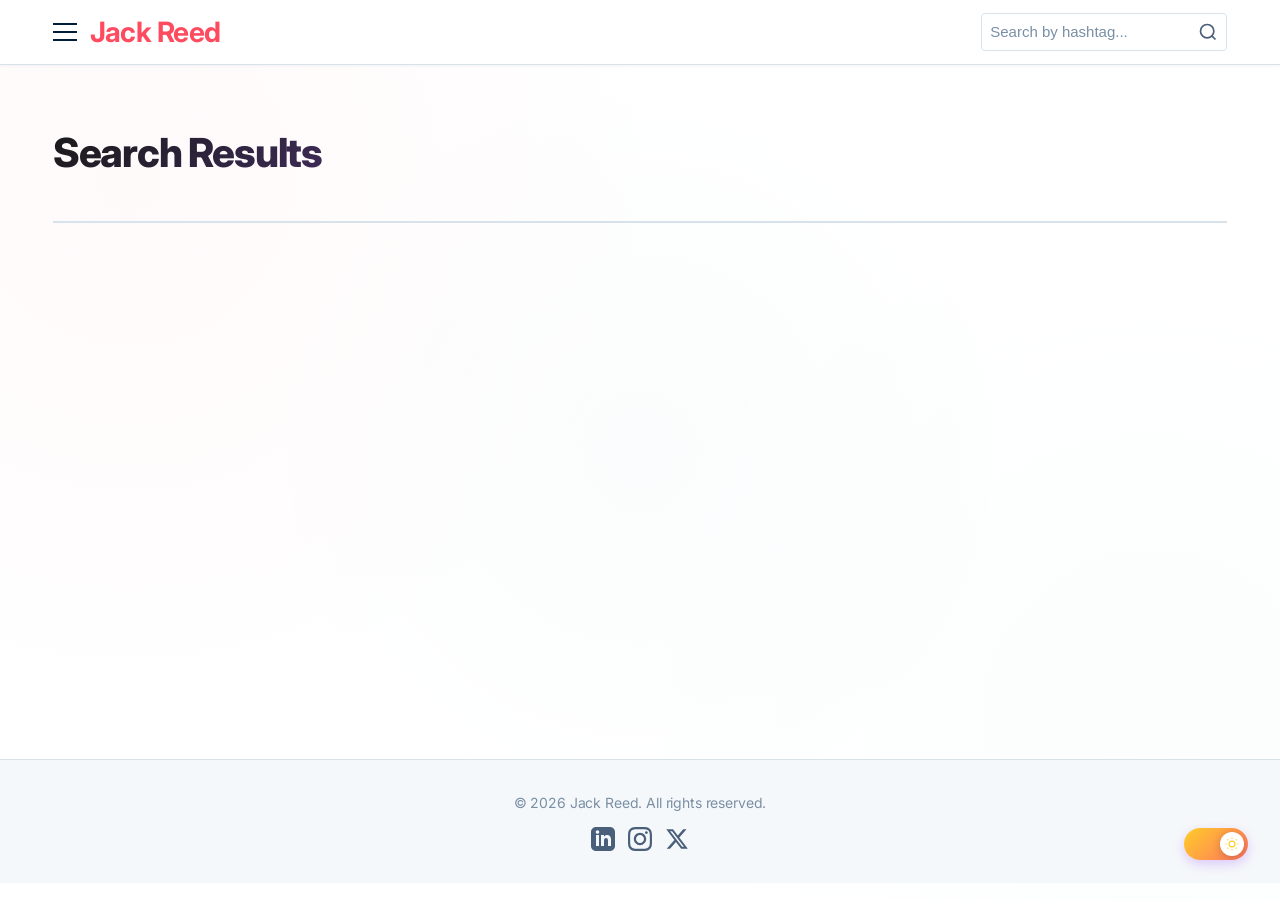
<file: search-results.html>
<!DOCTYPE html>
<html lang="en">
<head>
    <meta charset="UTF-8">
    <meta name="viewport" content="width=device-width, initial-scale=1.0">
    <title>Search Results | Jack Reed</title>
    <link rel="preconnect" href="https://fonts.googleapis.com">
    <link rel="preconnect" href="https://fonts.gstatic.com" crossorigin>
    <link href="https://fonts.googleapis.com/css2?family=Inter:wght@400;500;600;700;800&display=swap" rel="stylesheet">
    <link rel="stylesheet" href="styles.css">
    <link rel="stylesheet" href="dark-theme.css">
    <link rel="stylesheet" href="light-theme.css">
    <link rel="stylesheet" href="theme-toggle.css">
</head>
<body>
    <!-- Navigation -->
    <nav class="nav">
        <div class="nav-container">
            <button class="nav-toggle" aria-label="Toggle navigation">
                <span></span>
                <span></span>
                <span></span>
            </button>
            <a href="/hello" class="nav-logo">Jack Reed</a>
            <div class="nav-search">
                <input type="text" id="search-input" placeholder="Search by hashtag..." aria-label="Search posts">
                <button id="search-button" aria-label="Search">
                    <svg width="20" height="20" viewBox="0 0 24 24" fill="none" stroke="currentColor" stroke-width="2">
                        <circle cx="11" cy="11" r="8"></circle>
                        <path d="m21 21-4.35-4.35"></path>
                    </svg>
                </button>
            </div>
            <ul class="nav-menu">
                <li><a href="/">Home</a></li>
                <li><a href="people-and-teams.html">People & Teams</a></li>
                <li><a href="product.html">Product</a></li>
                <li><a href="organisation-and-change.html">Organisation & Change</a></li>
                <li><a href="market-diary.html">Market Diary</a></li>
                <li><a href="about.html">About</a></li>
            </ul>
        </div>
    </nav>

    <main class="content-page">
        <div class="container">
            <div class="page-header">
                <h1 id="search-title">Search Results</h1>
                <p id="search-query" class="page-intro"></p>
            </div>

            <div id="search-results" class="posts-grid">
                <!-- Results will be populated by JavaScript -->
            </div>

            <div id="no-results" style="display: none; text-align: center; padding: var(--spacing-xxl) 0;">
                <p style="font-size: 1.125rem; color: var(--color-text-light);">No posts found matching your search.</p>
            </div>
        </div>
    </main>

    <footer class="footer">
        <div class="container">
            <div class="footer-content">
                <p>&copy; 2026 Jack Reed. All rights reserved.</p>
                <div class="social-icons">
                    <a href="https://uk.linkedin.com/in/iamjackreed" target="_blank" rel="noopener noreferrer" aria-label="LinkedIn">
                        <svg width="24" height="24" viewBox="0 0 24 24" fill="currentColor">
                            <path d="M19 0h-14c-2.761 0-5 2.239-5 5v14c0 2.761 2.239 5 5 5h14c2.762 0 5-2.239 5-5v-14c0-2.761-2.238-5-5-5zm-11 19h-3v-11h3v11zm-1.5-12.268c-.966 0-1.75-.79-1.75-1.764s.784-1.764 1.75-1.764 1.75.79 1.75 1.764-.783 1.764-1.75 1.764zm13.5 12.268h-3v-5.604c0-3.368-4-3.113-4 0v5.604h-3v-11h3v1.765c1.396-2.586 7-2.777 7 2.476v6.759z"/>
                        </svg>
                    </a>
                    <a href="https://www.instagram.com/jack.ross.reed/" target="_blank" rel="noopener noreferrer" aria-label="Instagram">
                        <svg width="24" height="24" viewBox="0 0 24 24" fill="currentColor">
                            <path d="M12 2.163c3.204 0 3.584.012 4.85.07 3.252.148 4.771 1.691 4.919 4.919.058 1.265.069 1.645.069 4.849 0 3.205-.012 3.584-.069 4.849-.149 3.225-1.664 4.771-4.919 4.919-1.266.058-1.644.07-4.85.07-3.204 0-3.584-.012-4.849-.07-3.26-.149-4.771-1.699-4.919-4.92-.058-1.265-.07-1.644-.07-4.849 0-3.204.013-3.583.07-4.849.149-3.227 1.664-4.771 4.919-4.919 1.266-.057 1.645-.069 4.849-.069zm0-2.163c-3.259 0-3.667.014-4.947.072-4.358.2-6.78 2.618-6.98 6.98-.059 1.281-.073 1.689-.073 4.948 0 3.259.014 3.668.072 4.948.2 4.358 2.618 6.78 6.98 6.98 1.281.058 1.689.072 4.948.072 3.259 0 3.668-.014 4.948-.072 4.354-.2 6.782-2.618 6.979-6.98.059-1.28.073-1.689.073-4.948 0-3.259-.014-3.667-.072-4.947-.196-4.354-2.617-6.78-6.979-6.98-1.281-.059-1.69-.073-4.949-.073zm0 5.838c-3.403 0-6.162 2.759-6.162 6.162s2.759 6.163 6.162 6.163 6.162-2.759 6.162-6.163c0-3.403-2.759-6.162-6.162-6.162zm0 10.162c-2.209 0-4-1.79-4-4 0-2.209 1.791-4 4-4s4 1.791 4 4c0 2.21-1.791 4-4 4zm6.406-11.845c-.796 0-1.441.645-1.441 1.44s.645 1.44 1.441 1.44c.795 0 1.439-.645 1.439-1.44s-.644-1.44-1.439-1.44z"/>
                        </svg>
                    </a>
                    <a href="https://twitter.com/jackrossreed" target="_blank" rel="noopener noreferrer" aria-label="X (Twitter)">
                        <svg width="24" height="24" viewBox="0 0 24 24" fill="currentColor">
                            <path d="M18.244 2.25h3.308l-7.227 8.26 8.502 11.24H16.17l-5.214-6.817L4.99 21.75H1.68l7.73-8.835L1.254 2.25H8.08l4.713 6.231zm-1.161 17.52h1.833L7.084 4.126H5.117z"/>
                        </svg>
                    </a>
                </div>
            </div>
        </div>
    </footer>

    <script src="main.js"></script>
    <script src="search.js"></script>
</body>
</html>
</file>
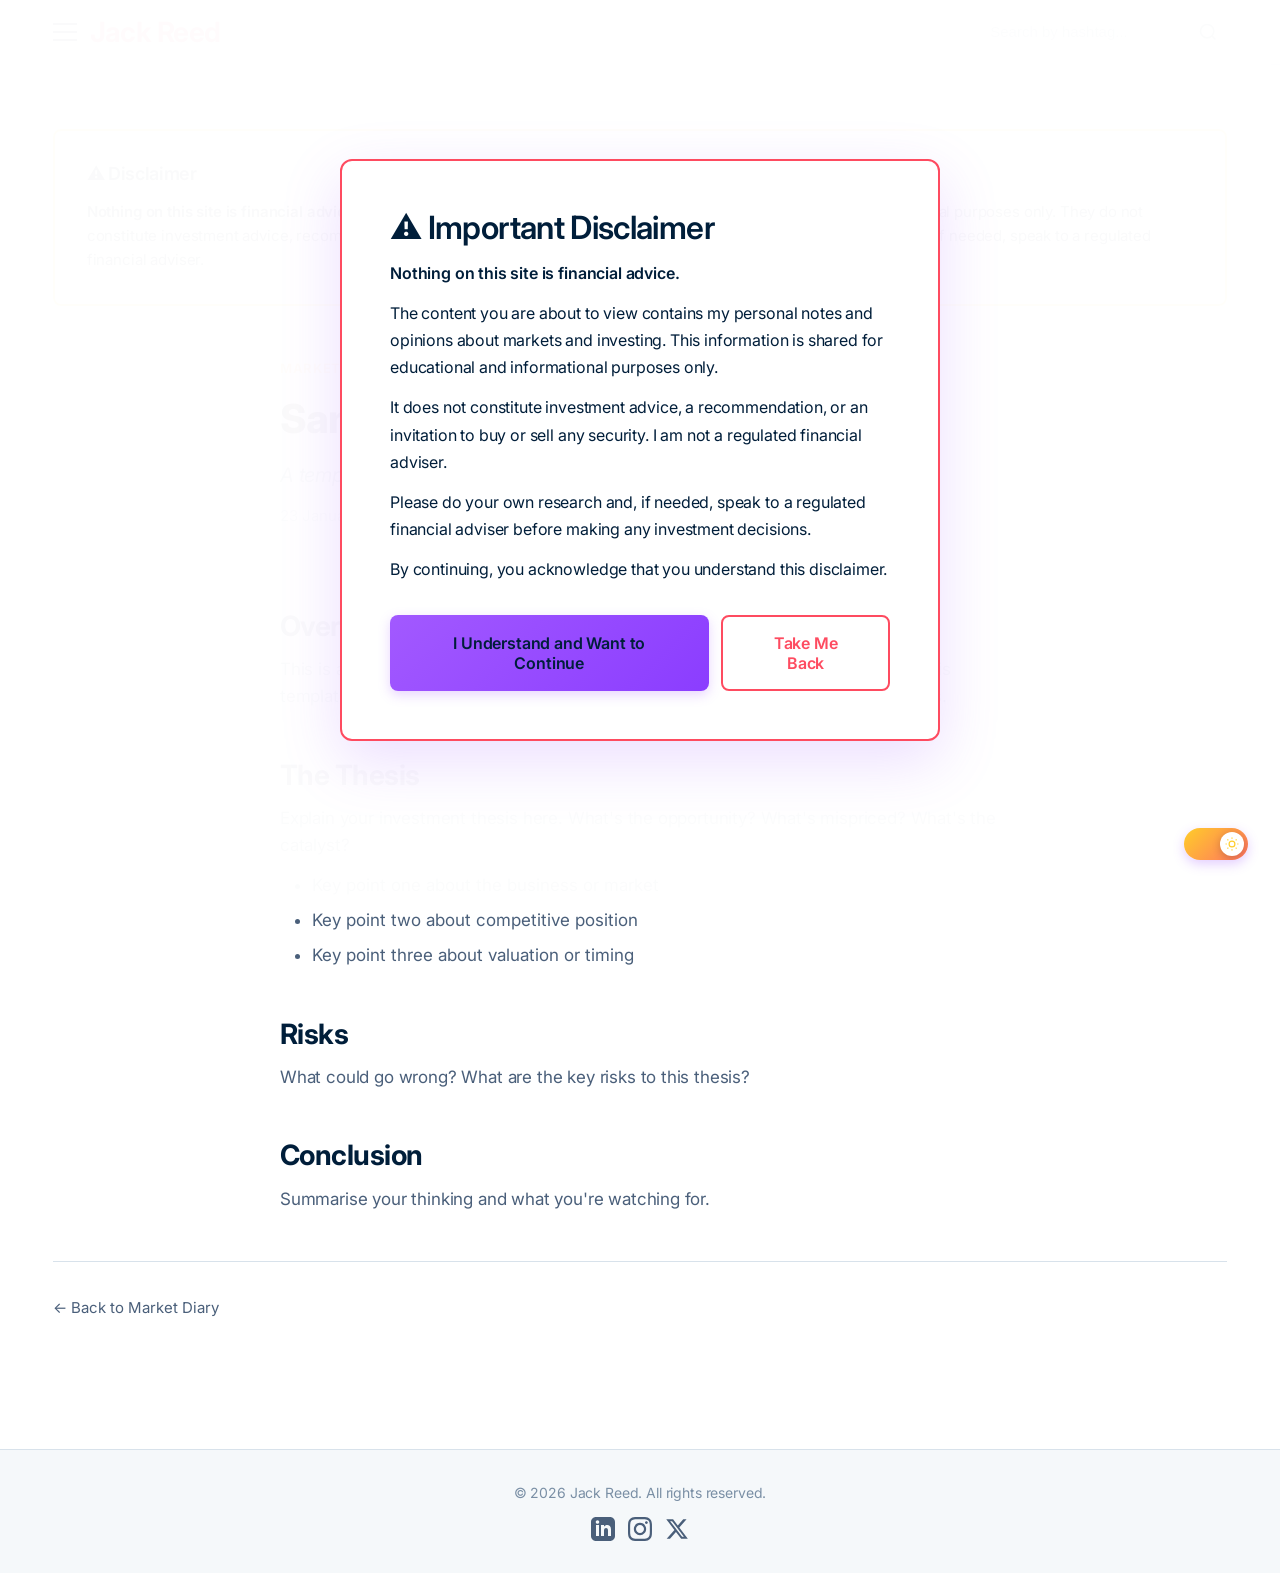
<file: posts/sample-market-diary-post.html>
<!DOCTYPE html>
<html lang="en">
<head>
    <meta charset="UTF-8">
    <meta name="viewport" content="width=device-width, initial-scale=1.0">
    <title>Sample Market Diary Post | Jack Reed</title>
    <link rel="preconnect" href="https://fonts.googleapis.com">
    <link rel="preconnect" href="https://fonts.gstatic.com" crossorigin>
    <link href="https://fonts.googleapis.com/css2?family=Inter:wght@400;500;600;700;800&display=swap" rel="stylesheet">
    <link rel="stylesheet" href="../styles.css">
    <link rel="stylesheet" href="../dark-theme.css">
    <link rel="stylesheet" href="../light-theme.css">
    <link rel="stylesheet" href="../theme-toggle.css">
</head>
<body>
    <!-- Navigation -->
    <nav class="nav">
        <div class="nav-container">
            <button class="nav-toggle" aria-label="Toggle navigation">
                <span></span>
                <span></span>
                <span></span>
            </button>
            <a href="/hello" class="nav-logo">Jack Reed</a>
            <div class="nav-search">
                <input type="text" id="search-input" placeholder="Search by hashtag..." aria-label="Search posts">
                <button id="search-button" aria-label="Search">
                    <svg width="20" height="20" viewBox="0 0 24 24" fill="none" stroke="currentColor" stroke-width="2">
                        <circle cx="11" cy="11" r="8"></circle>
                        <path d="m21 21-4.35-4.35"></path>
                    </svg>
                </button>
            </div>
            <ul class="nav-menu">
                <li><a href="../index.html">Home</a></li>
                <li><a href="../people-and-teams.html">People & Teams</a></li>
                <li><a href="../product.html">Product</a></li>
                <li><a href="../organisation-and-change.html">Organisation & Change</a></li>
                <li><a href="../market-diary.html">Market Diary</a></li>
                <li><a href="../about.html">About</a></li>
            </ul>
        </div>
    </nav>

    <main class="content-page">
        <div class="container">
            <!-- Investment Disclaimer for Market Diary Posts -->
            <div class="disclaimer-banner">
                <h3>⚠️ Disclaimer</h3>
                <p><strong>Nothing on this site is financial advice.</strong> These are my personal notes and opinions, shared for educational and informational purposes only. They do not constitute investment advice, recommendation, or invitation to buy or sell any security. Please do your own research and, if needed, speak to a regulated financial adviser.</p>
            </div>

            <article class="article">
                <header class="article-header">
                    <span class="post-category post-category--investing">Market Diary</span>
                    <h1>Sample Market Diary Post</h1>
                    <p class="article-subtitle">A template for investment-related write-ups and research notes.</p>
                    <div class="article-meta">
                        <time datetime="2026-01-23">23 January 2026</time>
                    </div>
                </header>

                <section class="article-section">
                    <h2>Overview</h2>
                    <p>This is a sample post showing how investment-related content is structured. Use this template for company analyses, market observations, or investment thesis write-ups.</p>
                </section>

                <section class="article-section">
                    <h2>The Thesis</h2>
                    <p>Explain your investment thesis here. What's the opportunity? What's mispriced? What's the catalyst?</p>
                    <ul>
                        <li>Key point one about the business or market</li>
                        <li>Key point two about competitive position</li>
                        <li>Key point three about valuation or timing</li>
                    </ul>
                </section>

                <section class="article-section">
                    <h2>Risks</h2>
                    <p>What could go wrong? What are the key risks to this thesis?</p>
                </section>

                <section class="article-section">
                    <h2>Conclusion</h2>
                    <p>Summarise your thinking and what you're watching for.</p>
                </section>
            </article>

            <!-- Back Link -->
            <div class="back-link">
                <a href="../market-diary.html">← Back to Market Diary</a>
            </div>
        </div>
    </main>

    <footer class="footer">
        <div class="container">
            <div class="footer-content">
                <p>&copy; 2026 Jack Reed. All rights reserved.</p>
                <div class="social-icons">
                    <a href="https://uk.linkedin.com/in/iamjackreed" target="_blank" rel="noopener noreferrer" aria-label="LinkedIn">
                        <svg width="24" height="24" viewBox="0 0 24 24" fill="currentColor">
                            <path d="M19 0h-14c-2.761 0-5 2.239-5 5v14c0 2.761 2.239 5 5 5h14c2.762 0 5-2.239 5-5v-14c0-2.761-2.238-5-5-5zm-11 19h-3v-11h3v11zm-1.5-12.268c-.966 0-1.75-.79-1.75-1.764s.784-1.764 1.75-1.764 1.75.79 1.75 1.764-.783 1.764-1.75 1.764zm13.5 12.268h-3v-5.604c0-3.368-4-3.113-4 0v5.604h-3v-11h3v1.765c1.396-2.586 7-2.777 7 2.476v6.759z"/>
                        </svg>
                    </a>
                    <a href="https://www.instagram.com/jack.ross.reed/" target="_blank" rel="noopener noreferrer" aria-label="Instagram">
                        <svg width="24" height="24" viewBox="0 0 24 24" fill="currentColor">
                            <path d="M12 2.163c3.204 0 3.584.012 4.85.07 3.252.148 4.771 1.691 4.919 4.919.058 1.265.069 1.645.069 4.849 0 3.205-.012 3.584-.069 4.849-.149 3.225-1.664 4.771-4.919 4.919-1.266.058-1.644.07-4.85.07-3.204 0-3.584-.012-4.849-.07-3.26-.149-4.771-1.699-4.919-4.92-.058-1.265-.07-1.644-.07-4.849 0-3.204.013-3.583.07-4.849.149-3.227 1.664-4.771 4.919-4.919 1.266-.057 1.645-.069 4.849-.069zm0-2.163c-3.259 0-3.667.014-4.947.072-4.358.2-6.78 2.618-6.98 6.98-.059 1.281-.073 1.689-.073 4.948 0 3.259.014 3.668.072 4.948.2 4.358 2.618 6.78 6.98 6.98 1.281.058 1.689.072 4.948.072 3.259 0 3.668-.014 4.948-.072 4.354-.2 6.782-2.618 6.979-6.98.059-1.28.073-1.689.073-4.948 0-3.259-.014-3.667-.072-4.947-.196-4.354-2.617-6.78-6.979-6.98-1.281-.059-1.69-.073-4.949-.073zm0 5.838c-3.403 0-6.162 2.759-6.162 6.162s2.759 6.163 6.162 6.163 6.162-2.759 6.162-6.163c0-3.403-2.759-6.162-6.162-6.162zm0 10.162c-2.209 0-4-1.79-4-4 0-2.209 1.791-4 4-4s4 1.791 4 4c0 2.21-1.791 4-4 4zm6.406-11.845c-.796 0-1.441.645-1.441 1.44s.645 1.44 1.441 1.44c.795 0 1.439-.645 1.439-1.44s-.644-1.44-1.439-1.44z"/>
                        </svg>
                    </a>
                    <a href="https://twitter.com/jackrossreed" target="_blank" rel="noopener noreferrer" aria-label="X (Twitter)">
                        <svg width="24" height="24" viewBox="0 0 24 24" fill="currentColor">
                            <path d="M18.244 2.25h3.308l-7.227 8.26 8.502 11.24H16.17l-5.214-6.817L4.99 21.75H1.68l7.73-8.835L1.254 2.25H8.08l4.713 6.231zm-1.161 17.52h1.833L7.084 4.126H5.117z"/>
                        </svg>
                    </a>
                </div>
            </div>
        </div>
    </footer>

    <script src="../main.js"></script>
    <script src="../search.js"></script>
</body>
</html>
</file>
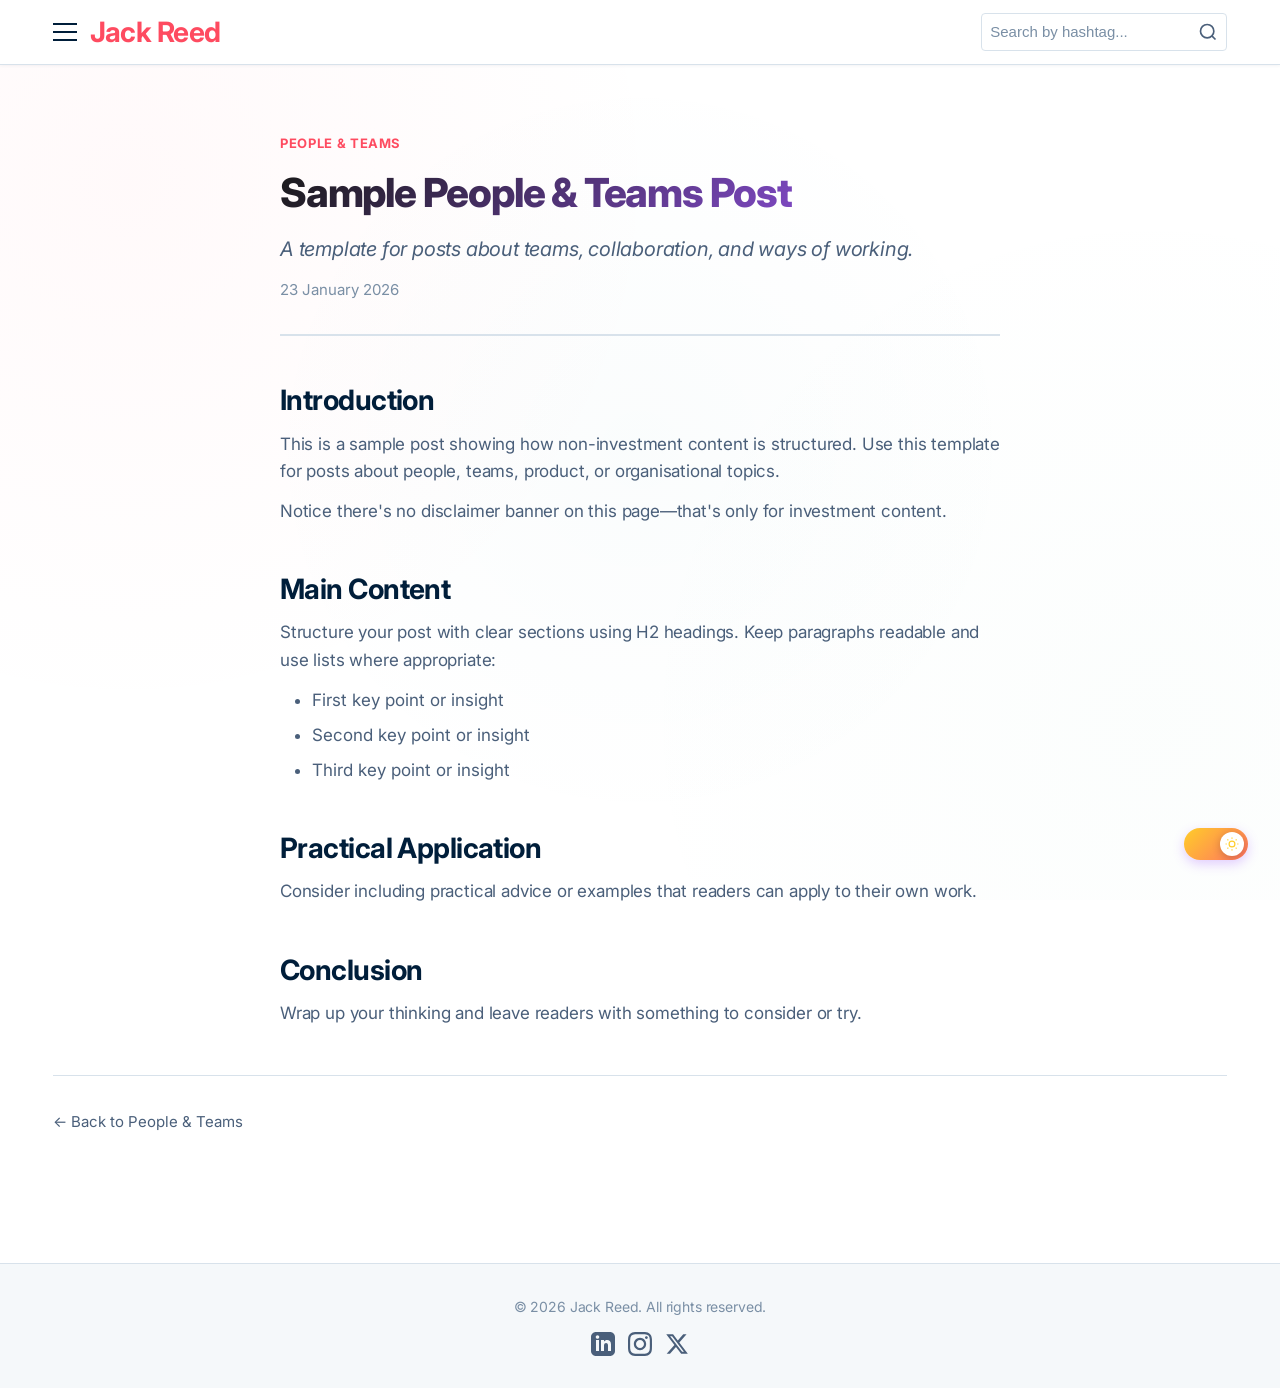
<file: posts/sample-people-teams-post.html>
<!DOCTYPE html>
<html lang="en">
<head>
    <meta charset="UTF-8">
    <meta name="viewport" content="width=device-width, initial-scale=1.0">
    <title>Sample People & Teams Post | Jack Reed</title>
    <link rel="preconnect" href="https://fonts.googleapis.com">
    <link rel="preconnect" href="https://fonts.gstatic.com" crossorigin>
    <link href="https://fonts.googleapis.com/css2?family=Inter:wght@400;500;600;700;800&display=swap" rel="stylesheet">
    <link rel="stylesheet" href="../styles.css">
    <link rel="stylesheet" href="../dark-theme.css">
    <link rel="stylesheet" href="../light-theme.css">
    <link rel="stylesheet" href="../theme-toggle.css">
</head>
<body>
    <!-- Navigation -->
    <nav class="nav">
        <div class="nav-container">
            <button class="nav-toggle" aria-label="Toggle navigation">
                <span></span>
                <span></span>
                <span></span>
            </button>
            <a href="/hello" class="nav-logo">Jack Reed</a>
            <div class="nav-search">
                <input type="text" id="search-input" placeholder="Search by hashtag..." aria-label="Search posts">
                <button id="search-button" aria-label="Search">
                    <svg width="20" height="20" viewBox="0 0 24 24" fill="none" stroke="currentColor" stroke-width="2">
                        <circle cx="11" cy="11" r="8"></circle>
                        <path d="m21 21-4.35-4.35"></path>
                    </svg>
                </button>
            </div>
            <ul class="nav-menu">
                <li><a href="../index.html">Home</a></li>
                <li><a href="../people-and-teams.html">People & Teams</a></li>
                <li><a href="../product.html">Product</a></li>
                <li><a href="../organisation-and-change.html">Organisation & Change</a></li>
                <li><a href="../market-diary.html">Market Diary</a></li>
                <li><a href="../about.html">About</a></li>
            </ul>
        </div>
    </nav>

    <main class="content-page">
        <div class="container">
            <article class="article">
                <header class="article-header">
                    <span class="post-category">People & Teams</span>
                    <h1>Sample People & Teams Post</h1>
                    <p class="article-subtitle">A template for posts about teams, collaboration, and ways of working.</p>
                    <div class="article-meta">
                        <time datetime="2026-01-23">23 January 2026</time>
                    </div>
                </header>

                <section class="article-section">
                    <h2>Introduction</h2>
                    <p>This is a sample post showing how non-investment content is structured. Use this template for posts about people, teams, product, or organisational topics.</p>
                    <p>Notice there's no disclaimer banner on this page—that's only for investment content.</p>
                </section>

                <section class="article-section">
                    <h2>Main Content</h2>
                    <p>Structure your post with clear sections using H2 headings. Keep paragraphs readable and use lists where appropriate:</p>
                    <ul>
                        <li>First key point or insight</li>
                        <li>Second key point or insight</li>
                        <li>Third key point or insight</li>
                    </ul>
                </section>

                <section class="article-section">
                    <h2>Practical Application</h2>
                    <p>Consider including practical advice or examples that readers can apply to their own work.</p>
                </section>

                <section class="article-section">
                    <h2>Conclusion</h2>
                    <p>Wrap up your thinking and leave readers with something to consider or try.</p>
                </section>
            </article>

            <!-- Back Link -->
            <div class="back-link">
                <a href="../people-and-teams.html">← Back to People & Teams</a>
            </div>
        </div>
    </main>

    <footer class="footer">
        <div class="container">
            <div class="footer-content">
                <p>&copy; 2026 Jack Reed. All rights reserved.</p>
                <div class="social-icons">
                    <a href="https://uk.linkedin.com/in/iamjackreed" target="_blank" rel="noopener noreferrer" aria-label="LinkedIn">
                        <svg width="24" height="24" viewBox="0 0 24 24" fill="currentColor">
                            <path d="M19 0h-14c-2.761 0-5 2.239-5 5v14c0 2.761 2.239 5 5 5h14c2.762 0 5-2.239 5-5v-14c0-2.761-2.238-5-5-5zm-11 19h-3v-11h3v11zm-1.5-12.268c-.966 0-1.75-.79-1.75-1.764s.784-1.764 1.75-1.764 1.75.79 1.75 1.764-.783 1.764-1.75 1.764zm13.5 12.268h-3v-5.604c0-3.368-4-3.113-4 0v5.604h-3v-11h3v1.765c1.396-2.586 7-2.777 7 2.476v6.759z"/>
                        </svg>
                    </a>
                    <a href="https://www.instagram.com/jack.ross.reed/" target="_blank" rel="noopener noreferrer" aria-label="Instagram">
                        <svg width="24" height="24" viewBox="0 0 24 24" fill="currentColor">
                            <path d="M12 2.163c3.204 0 3.584.012 4.85.07 3.252.148 4.771 1.691 4.919 4.919.058 1.265.069 1.645.069 4.849 0 3.205-.012 3.584-.069 4.849-.149 3.225-1.664 4.771-4.919 4.919-1.266.058-1.644.07-4.85.07-3.204 0-3.584-.012-4.849-.07-3.26-.149-4.771-1.699-4.919-4.92-.058-1.265-.07-1.644-.07-4.849 0-3.204.013-3.583.07-4.849.149-3.227 1.664-4.771 4.919-4.919 1.266-.057 1.645-.069 4.849-.069zm0-2.163c-3.259 0-3.667.014-4.947.072-4.358.2-6.78 2.618-6.98 6.98-.059 1.281-.073 1.689-.073 4.948 0 3.259.014 3.668.072 4.948.2 4.358 2.618 6.78 6.98 6.98 1.281.058 1.689.072 4.948.072 3.259 0 3.668-.014 4.948-.072 4.354-.2 6.782-2.618 6.979-6.98.059-1.28.073-1.689.073-4.948 0-3.259-.014-3.667-.072-4.947-.196-4.354-2.617-6.78-6.979-6.98-1.281-.059-1.69-.073-4.949-.073zm0 5.838c-3.403 0-6.162 2.759-6.162 6.162s2.759 6.163 6.162 6.163 6.162-2.759 6.162-6.163c0-3.403-2.759-6.162-6.162-6.162zm0 10.162c-2.209 0-4-1.79-4-4 0-2.209 1.791-4 4-4s4 1.791 4 4c0 2.21-1.791 4-4 4zm6.406-11.845c-.796 0-1.441.645-1.441 1.44s.645 1.44 1.441 1.44c.795 0 1.439-.645 1.439-1.44s-.644-1.44-1.439-1.44z"/>
                        </svg>
                    </a>
                    <a href="https://twitter.com/jackrossreed" target="_blank" rel="noopener noreferrer" aria-label="X (Twitter)">
                        <svg width="24" height="24" viewBox="0 0 24 24" fill="currentColor">
                            <path d="M18.244 2.25h3.308l-7.227 8.26 8.502 11.24H16.17l-5.214-6.817L4.99 21.75H1.68l7.73-8.835L1.254 2.25H8.08l4.713 6.231zm-1.161 17.52h1.833L7.084 4.126H5.117z"/>
                        </svg>
                    </a>
                </div>
            </div>
        </div>
    </footer>

    <script src="../main.js"></script>
    <script src="../search.js"></script>
</body>
</html>
</file>
<file: styles.css>
/* ===================================
   CSS Reset & Base Styles
   =================================== */

* {
    margin: 0;
    padding: 0;
    box-sizing: border-box;
}

:root {
    /* Modern Dark Theme Color Palette */
    --color-bg: #001E3A;
    --color-bg-alt: #002847;
    --color-bg-elevated: #003254;
    --color-bg-card: #002540;
    --color-text: #ffffff;
    --color-text-light: #a0b4c8;
    --color-text-muted: #6b7f94;
    --color-accent: #FE4B60;
    --color-accent-light: #ff6b7d;
    --color-accent-dark: #e63a50;
    --color-accent-secondary: #4BB78F;
    --color-accent-secondary-light: #6bc9a5;
    --color-border: #003d5c;
    --color-border-light: #004a6e;
    --color-disclaimer: #1a1410;
    --color-disclaimer-border: #F0A946;
    --color-success: #4BB78F;
    --color-warning: #F0A946;
    --color-error: #FE4B60;
    --color-link: #007A8B;
    --color-link-hover: #009aaf;
    
    /* Typography */
    --font-heading: 'Inter', -apple-system, BlinkMacSystemFont, 'Segoe UI', sans-serif;
    --font-body: 'Inter', -apple-system, BlinkMacSystemFont, 'Segoe UI', 'Roboto', 'Helvetica', 'Arial', sans-serif;
    
    /* Spacing */
    --spacing-xs: 0.5rem;
    --spacing-sm: 1rem;
    --spacing-md: 0.8rem;
    --spacing-lg: 2rem;
    --spacing-xl: 3rem;
    --spacing-xxl: 4rem;
    
    /* Layout */
    --max-width: 1200px;
    --max-width-text: 720px;
    
    /* Effects */
    --glow: 0 0 20px rgba(254, 75, 96, 0.3);
    --glow-strong: 0 0 40px rgba(254, 75, 96, 0.5);
    --shadow-sm: 0 2px 8px rgba(0, 0, 0, 0.4);
    --shadow-md: 0 4px 16px rgba(0, 0, 0, 0.5);
    --shadow-lg: 0 8px 32px rgba(0, 0, 0, 0.6);
}

html {
    font-size: 16px;
    scroll-behavior: smooth;
}

body {
    font-family: var(--font-body);
    font-size: 1.0625rem;
    line-height: 1.6;
    color: var(--color-text);
    background-color: var(--color-bg);
    background-image: 
        radial-gradient(circle at 20% 50%, rgba(0, 212, 255, 0.05) 0%, transparent 50%),
        radial-gradient(circle at 80% 80%, rgba(124, 58, 237, 0.05) 0%, transparent 50%);
    background-attachment: fixed;
}

/* ===================================
   Typography
   =================================== */

h1, h2, h3, h4, h5, h6 {
    font-family: var(--font-heading);
    font-weight: 600;
    line-height: 1.2;
    margin-bottom: var(--spacing-md);
    color: var(--color-text);
}

h1 {
    font-size: 2.5rem;
}

h2 {
    font-size: 2rem;
}

h3 {
    font-size: 1.5rem;
}

p {
    margin-bottom: var(--spacing-md);
}

a {
    color: var(--color-accent);
    text-decoration: none;
    transition: color 0.2s ease;
}

a:hover {
    color: var(--color-accent-light);
}

ul, ol {
    margin-left: var(--spacing-lg);
    margin-bottom: var(--spacing-md);
}

li {
    margin-bottom: var(--spacing-xs);
}

strong {
    font-weight: 600;
}

/* ===================================
   Layout Containers
   =================================== */

.container {
    max-width: var(--max-width);
    margin: 0 auto;
    padding: 0 var(--spacing-md);
}

/* ===================================
   Navigation
   =================================== */

.nav {
    background-color: var(--color-bg-alt);
    border-bottom: 1px solid var(--color-border);
    position: sticky;
    top: 0;
    z-index: 100;
}

.nav-container {
    max-width: var(--max-width);
    margin: 0 auto;
    padding: var(--spacing-md);
    display: flex;
    justify-content: flex-start;
    align-items: center;
    flex-wrap: nowrap;
    min-width: 0;
    gap: var(--spacing-md);
}

.nav-logo {
    font-family: var(--font-heading);
    font-size: 1.75rem;
    font-weight: 700;
    color: #FE4B60 !important;
    white-space: nowrap;
    line-height: 1;
    flex-shrink: 0;
}

.nav-logo:hover {
    color: #ff6b7d !important;
}

/* Search Bar */
.nav-search {
    margin-left: auto;
    display: flex;
    align-items: center;
    gap: 0.5rem;
    background-color: var(--color-bg-elevated);
    border: 1px solid var(--color-border);
    border-radius: 4px;
    padding: 0.5rem;
}

.nav-search input {
    background: transparent;
    border: none;
    color: var(--color-text);
    font-size: 0.9375rem;
    outline: none;
    width: 200px;
}

.nav-search input::placeholder {
    color: var(--color-text-muted);
}

.nav-search button {
    background: none;
    border: none;
    color: var(--color-text-light);
    cursor: pointer;
    padding: 0;
    display: flex;
    align-items: center;
    transition: color 0.2s ease;
}

.nav-search button:hover {
    color: var(--color-accent);
}

/* Compact top bar on narrow screens to keep logo on one line */
@media (max-width: 900px) {
    .nav-container {
        padding: var(--spacing-sm);
    }

    .nav-logo {
        font-size: 1.5rem;
    }

    .nav-search {
        padding: 0.4rem;
    }

    .nav-search input {
        width: 140px;
    }
}

@media (max-width: 640px) {
    .nav-search input {
        width: 120px;
    }
}

.nav-menu {
    position: absolute;
    top: 100%;
    left: 0;
    right: 0;
    background-color: var(--color-bg-alt);
    flex-direction: column;
    gap: 0;
    padding: var(--spacing-md);
    border-bottom: 1px solid var(--color-border);
    display: none;
    list-style: none;
    margin: 0;
}

.nav-menu.active {
    display: flex;
}

.nav-menu li {
    padding: var(--spacing-sm) 0;
    border-bottom: 1px solid var(--color-border);
}

.nav-menu li:last-child {
    border-bottom: none;
}

.nav-menu a {
    color: var(--color-text);
    font-size: 0.9375rem;
    transition: color 0.2s ease;
}

.nav-menu a:hover {
    color: var(--color-accent);
}

/* Mobile Navigation Toggle */
.nav-toggle {
    display: flex;
    flex-direction: column;
    background: none;
    border: none;
    cursor: pointer;
    padding: 0;
}

.nav-toggle span {
    width: 24px;
    height: 2px;
    background-color: var(--color-text);
    margin: 3px 0;
    transition: 0.3s;
}

/* ===================================
   Hero Section
   =================================== */

.hero {
    padding: var(--spacing-xxl) 0;
    text-align: center;
    background-color: var(--color-bg-alt);
    border-bottom: 1px solid var(--color-border);
}

/* Hero Landing with Background Image */
.hero--landing {
    position: relative;
    background-position: 70% 30%;
    background-size: cover;
    background-repeat: no-repeat;
    width: 100%;
    height: 100vh;
    padding: 0;
    border-bottom: none;
}

.hero--landing .gradient,
.hero--landing .pixels {
    position: absolute;
    top: 0;
    left: 0;
    width: 100%;
    height: 100%;
}

.hero--landing .pixels {
    opacity: 0.8;
    background-image: url('https://res.cloudinary.com/dj6poiukp/image/upload/v1769337818/pixels_ntfvso.png');
}

.hero--landing .gradient {
    background-image: linear-gradient(0deg, rgba(20, 20, 20, 1) 5%, rgba(0, 0, 0, 0) 30%);
}

.hero--landing .content {
    display: flex;
    justify-content: center;
    flex-direction: column;
    position: absolute;
    width: 80%;
    height: 100%;
    padding-left: 10%;
    z-index: 10;
}

.hero--landing .content h1 {
    font-size: 3rem;
    font-weight: 800;
    line-height: 1;
    margin-bottom: 0.5rem;
    color: #ffffff;
}

.hero--landing .content p {
    font-size: 1.25rem;
    line-height: 1.6;
    max-width: 500px;
    color: #ffffff;
}

.hero-title {
    font-size: 3rem;
    margin-bottom: var(--spacing-sm);
}

.hero-subtitle {
    font-size: 1.25rem;
    color: var(--color-text-light);
    margin-bottom: var(--spacing-md);
}

.hero-tagline {
    font-size: 1.125rem;
    font-style: italic;
    color: var(--color-text);
    max-width: 700px;
    margin: 0 auto;
}

/* Hero with Image */
.hero--with-image {
    display: grid;
    grid-template-columns: 1fr 1fr;
    padding: 0;
    text-align: left;
    min-height: 600px;
    align-items: center;
}

.hero-image-container {
    height: 100%;
    overflow: hidden;
    position: relative;
}

.hero-image {
    width: 100%;
    height: 100%;
    object-fit: cover;
    object-position: center;
}

.hero-content {
    padding: var(--spacing-xxl) var(--spacing-xl);
    display: flex;
    align-items: center;
}

.hero--with-image .hero-title {
    font-size: 3.5rem;
    text-align: left;
}

.hero--with-image .hero-subtitle {
    font-size: 1.5rem;
    text-align: left;
}

.hero--with-image .hero-tagline {
    font-size: 1.25rem;
    text-align: left;
    margin: 0;
}

/* ===================================
   Pillars Section
   =================================== */

.pillars {
    padding: var(--spacing-xxl) 0;
}

.pillar-grid {
    display: grid;
    grid-template-columns: repeat(2, 1fr);
    gap: var(--spacing-lg);
}

.pillar-card {
    background-color: var(--color-bg-alt);
    border: 1px solid var(--color-border);
    padding: var(--spacing-md);
    border-radius: 8px;
    transition: transform 0.3s ease, box-shadow 0.3s ease;
    display: block;
    text-decoration: none;
}

.pillar-card:hover {
    transform: translateY(-4px);
    box-shadow: 0 8px 16px rgba(0, 0, 0, 0.1);
}

.card-image {
    width: calc(100% + 2rem);
    height: 200px;
    object-fit: cover;
    object-position: center;
    border-radius: 0 0 8px 8px;
    margin: 1rem -1rem -1rem -1rem;
    transition: transform 0.3s ease;
}

.pillar-card:hover .card-image {
    transform: scale(1.02);
}

.pillar-card h2 {
    font-size: 1.5rem;
    margin-bottom: var(--spacing-sm);
    color: var(--color-text);
    transition: color 0.3s ease;
}

.pillar-card:hover h2 {
    color: var(--color-accent);
}

.pillar-card p {
    color: var(--color-text-light);
    margin-bottom: var(--spacing-md);
    font-size: 0.875rem;
}

.pillar-card--accent {
    border-color: var(--color-border);
    border-width: 1px;
    transition: border-color 0.3s ease, border-width 0.3s ease;
}

.pillar-card--accent:hover {
    border-color: var(--color-accent);
    border-width: 2px;
    box-shadow: 0 8px 16px rgba(254, 75, 96, 0.2);
}

.btn-link {
    display: inline-block;
    color: var(--color-accent);
    font-weight: 500;
    font-size: 0.9375rem;
    transition: color 0.3s ease;
}

.pillar-card:hover .btn-link {
    color: var(--color-accent-light);
}
    color: var(--color-accent-light);
}

/* ===================================
   About Preview Section
   =================================== */

.about-preview {
    padding: var(--spacing-xxl) 0;
    background-color: var(--color-bg-alt);
    border-top: 1px solid var(--color-border);
}

.about-preview h2 {
    font-size: 2rem;
    margin-bottom: var(--spacing-md);
}

.about-preview p {
    max-width: var(--max-width-text);
    color: var(--color-text);
}

.btn-secondary {
    display: inline-block;
    margin-top: var(--spacing-sm);
    color: var(--color-accent);
    font-weight: 500;
}

/* ===================================
   Content Pages
   =================================== */

.content-page {
    padding: var(--spacing-xxl) 0;
    min-height: 70vh;
}

.page-header {
    margin-bottom: var(--spacing-xl);
    padding-bottom: var(--spacing-lg);
    border-bottom: 2px solid var(--color-border);
}

.page-header h1 {
    font-size: 2.5rem;
    margin-bottom: var(--spacing-md);
}

.page-intro {
    font-size: 1.125rem;
    color: var(--color-text-light);
    max-width: var(--max-width-text);
    line-height: 1.7;
}

/* ===================================
   Post Cards
   =================================== */

.posts-grid {
    display: grid;
    grid-template-columns: repeat(auto-fill, minmax(320px, 1fr));
    gap: var(--spacing-lg);
}

.post-card {
    background-color: var(--color-bg-alt);
    border: 1px solid var(--color-border);
    padding: var(--spacing-lg);
    transition: transform 0.2s ease, box-shadow 0.2s ease;
}

.post-card:hover {
    transform: translateY(-2px);
    box-shadow: 0 4px 12px rgba(0, 0, 0, 0.08);
}

.post-category {
    display: inline-block;
    font-size: 0.8125rem;
    font-weight: 600;
    text-transform: uppercase;
    letter-spacing: 0.05em;
    color: var(--color-accent);
    margin-bottom: var(--spacing-sm);
}

.post-category--investing {
    color: #d4a574;
}

.post-title {
    font-size: 1.375rem;
    margin-bottom: var(--spacing-sm);
}

.post-excerpt {
    color: var(--color-text-light);
    margin-bottom: var(--spacing-md);
    font-size: 0.9375rem;
}

.post-meta {
    display: flex;
    justify-content: space-between;
    align-items: center;
    font-size: 0.875rem;
    color: var(--color-text-light);
}

.post-link {
    color: var(--color-accent);
    font-weight: 500;
}

/* ===================================
   Article Pages
   =================================== */

.article {
    max-width: var(--max-width-text);
    margin: 0 auto;
}

.article-header {
    margin-bottom: var(--spacing-xl);
    padding-bottom: var(--spacing-lg);
    border-bottom: 2px solid var(--color-border);
}

.article-header h1 {
    font-size: 2.5rem;
    margin-bottom: var(--spacing-sm);
}

.article-subtitle {
    font-size: 1.25rem;
    color: var(--color-text-light);
    font-style: italic;
    margin-bottom: var(--spacing-md);
}

.article-meta {
    font-size: 0.9375rem;
    color: var(--color-text-light);
}

.article-section {
    margin-bottom: var(--spacing-xl);
}

.article-section h2 {
    font-size: 1.75rem;
    margin-top: var(--spacing-lg);
    margin-bottom: var(--spacing-md);
}

.back-link {
    margin-top: var(--spacing-xl);
    padding-top: var(--spacing-lg);
    border-top: 1px solid var(--color-border);
}

.back-link a {
    color: var(--color-text-light);
    font-size: 0.9375rem;
}

.back-link a:hover {
    color: var(--color-accent);
}

/* ===================================
   Disclaimer Banner
   =================================== */

.disclaimer-banner {
    background-color: var(--color-disclaimer);
    border: 2px solid var(--color-disclaimer-border);
    padding: var(--spacing-lg);
    margin-bottom: var(--spacing-xl);
}

.disclaimer-banner h3 {
    font-size: 1.125rem;
    margin-bottom: var(--spacing-sm);
    color: var(--color-text);
}

.disclaimer-banner p {
    margin-bottom: 0;
    font-size: 0.9375rem;
    line-height: 1.6;
}

/* ===================================
   Holdings Table
   =================================== */

.holdings-section {
    margin-bottom: var(--spacing-xxl);
}

.holdings-section h2 {
    font-size: 1.75rem;
    margin-bottom: var(--spacing-lg);
}

.table-wrapper {
    overflow-x: auto;
    margin-bottom: var(--spacing-xl);
}

.holdings-table {
    width: 100%;
    border-collapse: collapse;
    background-color: var(--color-bg-alt);
    font-size: 0.9375rem;
}

.holdings-table thead {
    background-color: var(--color-text);
    color: var(--color-bg-alt);
}

.holdings-table th {
    padding: var(--spacing-sm) var(--spacing-md);
    text-align: left;
    font-weight: 600;
    font-size: 0.875rem;
    text-transform: uppercase;
    letter-spacing: 0.05em;
}

.holdings-table td {
    padding: var(--spacing-sm) var(--spacing-md);
    border-bottom: 1px solid var(--color-border);
}

.holdings-table tbody tr:hover {
    background-color: var(--color-bg);
}

.posts-section {
    margin-top: var(--spacing-xxl);
}

.posts-section h2 {
    font-size: 1.75rem;
    margin-bottom: var(--spacing-lg);
}

/* ===================================
   Footer
   =================================== */

.footer {
    background-color: var(--color-bg-alt);
    border-top: 1px solid var(--color-border);
    padding: var(--spacing-lg) 0;
    margin-top: var(--spacing-xxl);
    text-align: center;
}

.footer-content {
    display: flex;
    flex-direction: column;
    justify-content: center;
    align-items: center;
    gap: var(--spacing-md);
}

.footer p {
    margin: 0;
    font-size: 0.875rem;
    color: var(--color-text-light);
}

.social-icons {
    display: flex;
    gap: var(--spacing-md);
    align-items: center;
}

.social-icons a {
    color: var(--color-text-light);
    transition: color 0.2s ease, transform 0.2s ease;
    display: flex;
    align-items: center;
}

.social-icons a:hover {
    color: var(--color-accent);
    transform: translateY(-2px);
}

.social-icons svg {
    width: 24px;
    height: 24px;
}

/* ===================================
   Disclaimer Gate Overlay
   =================================== */

.disclaimer-gate {
    position: fixed;
    top: 0;
    left: 0;
    width: 100%;
    height: 100%;
    background-color: rgba(51, 48, 46, 0.95);
    z-index: 1000;
    display: flex;
    align-items: center;
    justify-content: center;
    padding: var(--spacing-md);
}

.disclaimer-gate-content {
    background-color: var(--color-bg-alt);
    max-width: 600px;
    padding: var(--spacing-xl);
    border: 2px solid var(--color-disclaimer-border);
}

.disclaimer-gate h2 {
    font-size: 2rem;
    margin-bottom: var(--spacing-md);
    color: var(--color-text);
}

.disclaimer-gate p {
    font-size: 1rem;
    line-height: 1.7;
    margin-bottom: var(--spacing-md);
}

.disclaimer-gate-buttons {
    display: flex;
    gap: var(--spacing-md);
    margin-top: var(--spacing-lg);
}

.btn-primary, .btn-outline {
    padding: var(--spacing-sm) var(--spacing-lg);
    font-size: 1rem;
    font-weight: 600;
    border: none;
    cursor: pointer;
    transition: all 0.2s ease;
    font-family: var(--font-body);
}

.btn-primary {
    background-color: var(--color-accent);
    color: white;
}

.btn-primary:hover {
    background-color: var(--color-accent-light);
}

.btn-outline {
    background-color: transparent;
    color: var(--color-text);
    border: 2px solid var(--color-border);
}

.btn-outline:hover {
    border-color: var(--color-text);
}

/* ===================================
   Responsive Design
   =================================== */

@media (max-width: 768px) {
    /* Typography adjustments */
    h1 {
        font-size: 2rem;
    }
    
    h2 {
        font-size: 1.5rem;
    }
    
    .hero-title {
        font-size: 2rem;
    }
    
    /* Hero Landing Responsive */
    .hero--landing .content {
        width: 90%;
        padding-left: 5%;
        padding-top: 15vh;
    }
    
    .hero--landing .content h1 {
        font-size: 2rem;
        line-height: 1.1;
        margin-bottom: 0.5rem;
    }
    
    .hero--landing .content p {
        font-size: 1rem;
        max-width: 100%;
    }
    
    .hero--with-image {
        grid-template-columns: 1fr;
        min-height: auto;
    }
    
    .hero-image-container {
        height: 400px;
    }
    
    .hero-content {
        padding: var(--spacing-xl) var(--spacing-md);
    }
    
    .hero--with-image .hero-title {
        font-size: 2.25rem;
    }
    
    .hero--with-image .hero-subtitle {
        font-size: 1.125rem;
    }
    
    .hero--with-image .hero-tagline {
        font-size: 1rem;
    }
    
    /* Spacing adjustments */
    .hero {
        padding: var(--spacing-xl) 0;
    }
    
    .pillars, .about-preview, .content-page {
        padding: var(--spacing-xl) 0;
    }
    
    /* Grid adjustments */
    .pillar-grid {
        grid-template-columns: repeat(2, 1fr);
    }
    
    .posts-grid {
        grid-template-columns: 1fr;
    }
    
    /* Table responsiveness */
    .holdings-table {
        font-size: 0.8125rem;
    }
    
    .holdings-table th,
    .holdings-table td {
        padding: var(--spacing-xs) var(--spacing-sm);
    }
    
    /* Disclaimer gate */
    .disclaimer-gate-content {
        padding: var(--spacing-lg);
    }
    
    .disclaimer-gate-buttons {
        flex-direction: column;
    }
}

@media (max-width: 480px) {
    html {
        font-size: 14px;
    }
    
    .hero-title {
        font-size: 1.75rem;
    }
    
    .hero-subtitle {
        font-size: 1rem;
    }
    
    /* Hero Landing Mobile */
    .hero--landing .content h1 {
        font-size: 1.75rem;
        line-height: 1.1;
    }
    
    .hero--landing .content p {
        font-size: 0.9375rem;
    }
    
    /* Grid adjustments for mobile */
    .pillar-grid {
        grid-template-columns: 1fr;
    }
}

/* ===================================
   Bar Chart
   =================================== */

.chart-section {
    margin-bottom: var(--spacing-xxl);
}

.chart-section h2 {
    font-size: 1.75rem;
    margin-bottom: var(--spacing-lg);
}

.bar-chart {
    background-color: var(--color-bg-alt);
    border: 1px solid var(--color-border);
    padding: var(--spacing-lg);
}

.bar-chart-item {
    display: grid;
    grid-template-columns: 140px 1fr;
    gap: var(--spacing-md);
    align-items: center;
    margin-bottom: var(--spacing-md);
}

.bar-chart-item:last-child {
    margin-bottom: 0;
}

.bar-chart-label {
    font-size: 0.9375rem;
    font-weight: 500;
    color: var(--color-text);
}

.bar-chart-bar-container {
    position: relative;
    height: 32px;
    background-color: var(--color-bg);
    border: 1px solid var(--color-border);
}

.bar-chart-bar {
    height: 100%;
    background-color: var(--color-accent);
    transition: width 0.6s ease;
    position: relative;
    display: flex;
    align-items: center;
    justify-content: flex-end;
    padding-right: var(--spacing-sm);
}

.bar-chart-bar::after {
    content: attr(data-value);
    color: white;
    font-size: 0.8125rem;
    font-weight: 600;
}

@media (max-width: 768px) {
    .bar-chart-item {
        grid-template-columns: 100px 1fr;
        gap: var(--spacing-sm);
    }
    
    .bar-chart-label {
        font-size: 0.875rem;
    }
    
    .bar-chart-bar-container {
        height: 28px;
    }
    
    .bar-chart-bar::after {
        font-size: 0.75rem;
    }
}

/* ===================================
   Performance Chart
   =================================== */

.performance-chart {
    background-color: var(--color-bg-alt);
    border: 1px solid var(--color-border);
    padding: var(--spacing-lg);
}

.performance-summary {
    display: grid;
    grid-template-columns: repeat(auto-fit, minmax(150px, 1fr));
    gap: var(--spacing-md);
    margin-bottom: var(--spacing-lg);
    padding-bottom: var(--spacing-lg);
    border-bottom: 1px solid var(--color-border);
}

.performance-metric {
    display: flex;
    flex-direction: column;
    gap: var(--spacing-xs);
}

.metric-label {
    font-size: 0.8125rem;
    color: var(--color-text-light);
    text-transform: uppercase;
    letter-spacing: 0.05em;
    font-weight: 600;
}

.metric-value {
    font-size: 1.5rem;
    font-weight: 600;
    font-family: var(--font-heading);
    color: var(--color-text);
}

.metric-value--positive {
    color: #2e7d32;
}

.metric-value--negative {
    color: #c62828;
}

.bar-chart-bar--performance {
    background-color: #2e7d32;
}

.bar-chart-bar--negative {
    background-color: #c62828;
}

/* ===================================
   Scoring Table
   =================================== */

.scoring-table th {
    font-size: 0.8125rem;
}

.scoring-table td {
    text-align: center;
}

.scoring-table td:first-child {
    text-align: left;
}

.score-badge {
    display: inline-block;
    padding: 0.25rem 0.5rem;
    border-radius: 4px;
    font-size: 0.875rem;
    font-weight: 600;
}

.score-high {
    background-color: #e8f5e9;
    color: #2e7d32;
}

.score-medium {
    background-color: #fff3e0;
    color: #e65100;
}

.score-low {
    background-color: #ffebee;
    color: #c62828;
}

.rank-change {
    font-weight: 600;
    font-size: 0.875rem;
}

.rank-up {
    color: #2e7d32;
}

.rank-down {
    color: #c62828;
}

.rank-same {
    color: var(--color-text-light);
}

@media (max-width: 768px) {
    .performance-summary {
        grid-template-columns: repeat(2, 1fr);
    }
    
    .metric-value {
        font-size: 1.25rem;
    }
    
    .scoring-table {
        font-size: 0.75rem;
    }
    
    .score-badge {
        padding: 0.2rem 0.4rem;
        font-size: 0.75rem;
    }
}


/* ===================================
   Hashtags
   =================================== */

.hashtag {
    color: var(--color-accent);
    font-weight: 500;
    text-decoration: none;
    transition: color 0.2s ease;
}

.hashtag:hover {
    color: var(--color-accent-light);
    text-decoration: underline;
}

.post-hashtags {
    display: flex;
    flex-wrap: wrap;
    gap: 0.5rem;
    margin-top: var(--spacing-sm);
}

.post-hashtags .hashtag {
    font-size: 0.875rem;
}
</file>
<file: dark-theme.css>
/* ===================================
   FIGMA-INSPIRED THEME
   Modern Design Tool Aesthetic
   =================================== */

:root {
    /* Figma Brand Colors */
    --color-bg: #0d0d0d !important;
    --color-bg-alt: #1a1a1a !important;
    --color-bg-elevated: #2c2c2c !important;
    --color-bg-card: #1e1e1e !important;
    --color-text: #ffffff !important;
    --color-text-light: #b4b4b4 !important;
    --color-text-muted: #737373 !important;
    --color-accent: #a259ff !important;
    --color-accent-light: #bf7dff !important;
    --color-accent-dark: #8b3dff !important;
    --color-accent-secondary: #0acf83 !important;
    --color-accent-secondary-light: #1ce89b !important;
    --color-accent-tertiary: #ff7262 !important;
    --color-accent-blue: #1abcfe !important;
    --color-accent-yellow: #ffcd29 !important;
    --color-border: #333333 !important;
    --color-border-light: #404040 !important;
    --color-disclaimer: #1a1410 !important;
    --color-disclaimer-border: #d4a574 !important;
    --color-success: #0acf83 !important;
    --color-warning: #ffcd29 !important;
    --color-error: #ff7262 !important;
    
    /* Typography - Figma uses Inter */
    --font-heading: 'Inter', -apple-system, BlinkMacSystemFont, 'Segoe UI', sans-serif !important;
    --font-body: 'Inter', -apple-system, BlinkMacSystemFont, 'Segoe UI', 'Roboto', 'Helvetica', 'Arial', sans-serif !important;
}

/* Body Background with Figma-style Gradient */
body {
    background-color: var(--color-bg);
    background-image: 
        radial-gradient(circle at 10% 20%, rgba(162, 89, 255, 0.08) 0%, transparent 40%),
        radial-gradient(circle at 90% 80%, rgba(10, 207, 131, 0.06) 0%, transparent 40%),
        radial-gradient(circle at 50% 50%, rgba(26, 188, 254, 0.04) 0%, transparent 50%);
    background-attachment: fixed;
}

/* Navigation */
.nav {
    background-color: rgba(26, 26, 26, 0.85) !important;
    border-bottom: 1px solid var(--color-border) !important;
    backdrop-filter: blur(20px) saturate(180%);
}

.nav-logo {
    font-weight: 700 !important;
    color: #FE4B60 !important;
    background: none;
    -webkit-background-clip: unset;
    -webkit-text-fill-color: unset;
    background-clip: unset;
    letter-spacing: -0.02em;
}

.nav-logo:hover {
    color: #ff6b7d !important;
    filter: drop-shadow(0 0 20px rgba(254, 75, 96, 0.4));
}

.nav-menu a {
    color: var(--color-text-light) !important;
    font-weight: 500;
    position: relative;
    letter-spacing: -0.01em;
}

.nav-menu a::before {
    content: '';
    position: absolute;
    bottom: -4px;
    left: 0;
    width: 0;
    height: 2px;
    background: linear-gradient(90deg, #a259ff, #1abcfe);
    transition: width 0.3s ease;
}

.nav-menu a:hover::before {
    width: 100%;
}

.nav-menu a:hover {
    color: var(--color-accent) !important;
}

/* Hero Section */
.hero {
    background-color: var(--color-bg-alt) !important;
    border-bottom: 1px solid var(--color-border) !important;
}

.hero-title {
    background: linear-gradient(135deg, #ffffff, #a259ff);
    -webkit-background-clip: text;
    -webkit-text-fill-color: transparent;
    background-clip: text;
    font-weight: 800;
    letter-spacing: -0.03em;
}

.hero-subtitle {
    color: var(--color-text-light) !important;
    font-weight: 500;
    letter-spacing: -0.01em;
}

.hero-tagline {
    color: var(--color-text-light) !important;
    font-weight: 400;
}

/* Cards - Figma Style */
.pillar-card,
.post-card {
    background: var(--color-bg-card) !important;
    border: 1px solid var(--color-border) !important;
    box-shadow: 0 4px 12px rgba(0, 0, 0, 0.3);
    position: relative;
    overflow: hidden;
    border-radius: 8px;
}

.pillar-card::before,
.post-card::before {
    content: '';
    position: absolute;
    top: 0;
    left: 0;
    right: 0;
    height: 3px;
    background: linear-gradient(90deg, #a259ff, #1abcfe, #0acf83);
    opacity: 0;
    transition: opacity 0.3s ease;
}

.pillar-card:hover::before,
.post-card:hover::before {
    opacity: 1;
}

.pillar-card:hover,
.post-card:hover {
    border-color: var(--color-accent) !important;
    box-shadow: 0 8px 24px rgba(162, 89, 255, 0.2), 0 0 40px rgba(162, 89, 255, 0.1);
    transform: translateY(-4px);
}

.pillar-card h2,
.post-title {
    color: var(--color-text) !important;
    font-weight: 700;
    letter-spacing: -0.02em;
}

.pillar-card:hover h2,
.post-card:hover .post-title {
    background: linear-gradient(135deg, #a259ff, #1abcfe);
    -webkit-background-clip: text;
    -webkit-text-fill-color: transparent;
    background-clip: text;
}

.pillar-card p,
.post-excerpt {
    color: var(--color-text-light) !important;
    line-height: 1.6;
}

.pillar-card--accent {
    border: 2px solid var(--color-accent) !important;
    box-shadow: 0 0 30px rgba(162, 89, 255, 0.2);
}

/* About Preview */
.about-preview {
    background-color: var(--color-bg-alt) !important;
    border-top: 1px solid var(--color-border) !important;
}

.about-preview h2 {
    color: var(--color-text) !important;
    font-weight: 700;
    letter-spacing: -0.02em;
}

.about-preview p {
    color: var(--color-text-light) !important;
}

/* Content Pages */
.content-page {
    background-color: transparent !important;
}

.page-header {
    border-bottom: 2px solid var(--color-border) !important;
}

.page-header h1 {
    background: linear-gradient(135deg, #ffffff, #a259ff);
    -webkit-background-clip: text;
    -webkit-text-fill-color: transparent;
    background-clip: text;
    font-weight: 800;
    letter-spacing: -0.03em;
}

.page-intro {
    color: var(--color-text-light) !important;
}

/* Charts - Figma Color Palette */
.chart-section {
    background: transparent;
}

.bar-chart,
.performance-chart {
    background: var(--color-bg-card) !important;
    border: 1px solid var(--color-border) !important;
    box-shadow: 0 4px 12px rgba(0, 0, 0, 0.3);
    border-radius: 8px;
}

.bar-chart-bar-container {
    background-color: rgba(255, 255, 255, 0.05) !important;
    border: 1px solid var(--color-border) !important;
    border-radius: 4px;
}

.bar-chart-bar {
    background: linear-gradient(90deg, #a259ff 0%, #1abcfe 100%) !important;
    border-radius: 4px;
}

.area-chart-container {
    background-color: rgba(0, 0, 0, 0.3) !important;
    border: 1px solid var(--color-border) !important;
    border-radius: 8px;
}

.area-chart text {
    fill: var(--color-text-light) !important;
    font-family: 'Inter', sans-serif;
    font-weight: 500;
}

.area-chart line {
    stroke: var(--color-border) !important;
}

/* Performance Metrics */
.performance-summary {
    border-bottom: 1px solid var(--color-border) !important;
}

.metric-label {
    color: var(--color-text-muted) !important;
    font-weight: 600;
    text-transform: uppercase;
    letter-spacing: 0.05em;
    font-size: 0.75rem;
}

.metric-value {
    color: var(--color-text) !important;
    font-weight: 700;
    letter-spacing: -0.02em;
}

.metric-value--positive {
    color: var(--color-success) !important;
}

.metric-value--negative {
    color: var(--color-error) !important;
}

/* Tables */
.holdings-table {
    background-color: var(--color-bg-card) !important;
    border: 1px solid var(--color-border);
    border-radius: 8px;
    overflow: hidden;
}

.holdings-table thead {
    background: linear-gradient(135deg, #a259ff, #1abcfe) !important;
    color: var(--color-text) !important;
}

.holdings-table th {
    font-weight: 700;
    letter-spacing: 0.02em;
}

.holdings-table td {
    border-bottom: 1px solid var(--color-border) !important;
    color: var(--color-text-light) !important;
}

.holdings-table tbody tr:hover {
    background-color: rgba(162, 89, 255, 0.08) !important;
}

/* Score Badges - Figma Colors */
.score-high {
    background-color: rgba(10, 207, 131, 0.15) !important;
    color: var(--color-success) !important;
    border: 1px solid var(--color-success);
    border-radius: 6px;
    font-weight: 600;
}

.score-medium {
    background-color: rgba(255, 205, 41, 0.15) !important;
    color: var(--color-warning) !important;
    border: 1px solid var(--color-warning);
    border-radius: 6px;
    font-weight: 600;
}

.score-low {
    background-color: rgba(255, 114, 98, 0.15) !important;
    color: var(--color-error) !important;
    border: 1px solid var(--color-error);
    border-radius: 6px;
    font-weight: 600;
}

/* Disclaimer */
.disclaimer-banner {
    background: linear-gradient(135deg, rgba(212, 165, 116, 0.1), rgba(212, 165, 116, 0.05)) !important;
    border: 2px solid var(--color-disclaimer-border) !important;
    box-shadow: 0 4px 12px rgba(0, 0, 0, 0.3);
    border-radius: 8px;
}

.disclaimer-banner h3,
.disclaimer-banner p {
    color: var(--color-text) !important;
}

.disclaimer-gate {
    background-color: rgba(13, 13, 13, 0.98) !important;
}

.disclaimer-gate-content {
    background: var(--color-bg-card) !important;
    border: 2px solid var(--color-accent) !important;
    box-shadow: 0 20px 60px rgba(162, 89, 255, 0.3);
    border-radius: 12px;
}

.disclaimer-gate h2,
.disclaimer-gate p {
    color: var(--color-text) !important;
}

/* Buttons - Figma Style */
.btn-primary {
    background: linear-gradient(135deg, #a259ff, #8b3dff) !important;
    color: var(--color-text) !important;
    border: none !important;
    box-shadow: 0 4px 12px rgba(162, 89, 255, 0.3);
    border-radius: 8px;
    font-weight: 600;
    letter-spacing: -0.01em;
}

.btn-primary:hover {
    background: linear-gradient(135deg, #bf7dff, #a259ff) !important;
    box-shadow: 0 8px 24px rgba(162, 89, 255, 0.4);
    transform: translateY(-2px);
}

.btn-outline {
    background-color: transparent !important;
    color: var(--color-accent) !important;
    border: 2px solid var(--color-accent) !important;
    border-radius: 8px;
    font-weight: 600;
    letter-spacing: -0.01em;
}

.btn-outline:hover {
    background-color: rgba(162, 89, 255, 0.1) !important;
    border-color: var(--color-accent-light) !important;
    box-shadow: 0 0 20px rgba(162, 89, 255, 0.3);
}

.btn-link,
.post-link {
    color: var(--color-accent) !important;
    font-weight: 600;
}

.btn-link:hover,
.post-link:hover {
    color: var(--color-accent-light) !important;
}

/* Footer */
.footer {
    background-color: var(--color-bg-alt) !important;
    border-top: 1px solid var(--color-border) !important;
}

.footer p {
    color: var(--color-text-muted) !important;
}

/* Article Pages */
.article {
    color: var(--color-text-light) !important;
}

.article-header {
    border-bottom: 2px solid var(--color-border) !important;
}

.article-header h1 {
    background: linear-gradient(135deg, #ffffff, #a259ff);
    -webkit-background-clip: text;
    -webkit-text-fill-color: transparent;
    background-clip: text;
    font-weight: 800;
    letter-spacing: -0.03em;
}

.article-subtitle {
    color: var(--color-text-light) !important;
}

.article-meta {
    color: var(--color-text-muted) !important;
}

.article-section h2 {
    color: var(--color-text) !important;
    font-weight: 700;
    letter-spacing: -0.02em;
}

.back-link {
    border-top: 1px solid var(--color-border) !important;
}

.back-link a {
    color: var(--color-text-light) !important;
}

.back-link a:hover {
    color: var(--color-accent) !important;
}

/* Custom Cursor - Figma Purple */
.custom-cursor {
    border-color: var(--color-accent) !important;
    box-shadow: 0 0 20px rgba(162, 89, 255, 0.3);
}

.custom-cursor.cursor-hover {
    border-color: var(--color-accent-light) !important;
    box-shadow: 0 0 40px rgba(162, 89, 255, 0.5);
}

.custom-cursor-dot {
    background-color: var(--color-accent) !important;
    box-shadow: 0 0 10px rgba(162, 89, 255, 0.5);
}

/* Post Categories - Figma Colors */
.post-category {
    color: var(--color-accent) !important;
    font-weight: 700;
    letter-spacing: 0.05em;
}

.post-category--investing {
    color: var(--color-accent-yellow) !important;
}

/* Scrollbar Styling - Figma Purple */
::-webkit-scrollbar {
    width: 12px;
}

::-webkit-scrollbar-track {
    background: var(--color-bg);
}

::-webkit-scrollbar-thumb {
    background: linear-gradient(135deg, #a259ff, #1abcfe);
    border-radius: 6px;
}

::-webkit-scrollbar-thumb:hover {
    background: linear-gradient(135deg, #bf7dff, #1abcfe);
}

/* Selection - Figma Purple */
::selection {
    background-color: rgba(162, 89, 255, 0.3);
    color: var(--color-text);
}

::-moz-selection {
    background-color: rgba(162, 89, 255, 0.3);
    color: var(--color-text);
}

/* Glow Effects - Figma Style */
.pillar-card:hover,
.post-card:hover,
.btn-primary:hover {
    animation: figma-pulse 2s infinite;
}

@keyframes figma-pulse {
    0%, 100% {
        box-shadow: 0 8px 24px rgba(162, 89, 255, 0.2), 0 0 40px rgba(162, 89, 255, 0.1);
    }
    50% {
        box-shadow: 0 8px 24px rgba(162, 89, 255, 0.3), 0 0 60px rgba(162, 89, 255, 0.2);
    }
}

/* Mobile Navigation */
.nav-toggle span {
    background-color: var(--color-text) !important;
}

@media (max-width: 768px) {
    .nav-menu {
        background-color: rgba(26, 26, 26, 0.98) !important;
        border-bottom: 1px solid var(--color-border) !important;
        backdrop-filter: blur(20px) saturate(180%);
    }
    
    .nav-menu li {
        border-bottom: 1px solid var(--color-border) !important;
    }
}

/* Additional Figma-inspired touches */
h1, h2, h3, h4, h5, h6 {
    letter-spacing: -0.02em;
}

p {
    letter-spacing: -0.01em;
}

/* Rounded corners everywhere */
.pillar-card,
.post-card,
.bar-chart,
.performance-chart,
.holdings-table,
.disclaimer-banner,
.btn-primary,
.btn-outline {
    border-radius: 8px !important;
}

/* Smooth transitions */
* {
    transition-timing-function: cubic-bezier(0.4, 0, 0.2, 1);
}


/* Body Background with Gradient */
body {
    background-color: var(--color-bg);
    background-image: 
        radial-gradient(circle at 20% 50%, rgba(0, 212, 255, 0.05) 0%, transparent 50%),
        radial-gradient(circle at 80% 80%, rgba(124, 58, 237, 0.05) 0%, transparent 50%);
    background-attachment: fixed;
}

/* Navigation */
.nav {
    background-color: rgba(17, 17, 17, 0.8) !important;
    border-bottom: 1px solid var(--color-border) !important;
    backdrop-filter: blur(20px);
}

.nav-logo {
    font-weight: 700 !important;
    color: #FE4B60 !important;
}

.nav-logo:hover {
    filter: drop-shadow(0 0 20px rgba(254, 75, 96, 0.4));
}

.nav-menu a {
    color: var(--color-text-light) !important;
    font-weight: 500;
    position: relative;
}

.nav-menu a::before {
    content: '';
    position: absolute;
    bottom: -4px;
    left: 0;
    width: 0;
    height: 2px;
    background: linear-gradient(90deg, var(--color-accent), var(--color-accent-secondary));
    transition: width 0.3s ease;
}

.nav-menu a:hover::before {
    width: 100%;
}

.nav-menu a:hover {
    color: var(--color-accent) !important;
}

/* Hero Section */
.hero {
    background-color: var(--color-bg-alt) !important;
    border-bottom: 1px solid var(--color-border) !important;
}

.hero-title {
    background: linear-gradient(135deg, var(--color-text), var(--color-accent));
    -webkit-background-clip: text;
    -webkit-text-fill-color: transparent;
    background-clip: text;
}

.hero-subtitle {
    color: var(--color-text-light) !important;
}

.hero-tagline {
    color: var(--color-text-light) !important;
}

/* Cards */
.pillar-card,
.post-card {
    background: linear-gradient(135deg, var(--color-bg-card) 0%, var(--color-bg-elevated) 100%) !important;
    border: 1px solid var(--color-border) !important;
    box-shadow: var(--shadow-sm);
    position: relative;
    overflow: hidden;
}

.pillar-card::before,
.post-card::before {
    content: '';
    position: absolute;
    top: 0;
    left: 0;
    right: 0;
    height: 2px;
    background: linear-gradient(90deg, var(--color-accent), var(--color-accent-secondary));
    opacity: 0;
    transition: opacity 0.3s ease;
}

.pillar-card:hover::before,
.post-card:hover::before {
    opacity: 1;
}

.pillar-card:hover,
.post-card:hover {
    border-color: var(--color-accent) !important;
    box-shadow: var(--shadow-lg), var(--glow);
    transform: translateY(-8px);
}

.pillar-card h2,
.post-title {
    color: var(--color-text) !important;
}

.pillar-card:hover h2,
.post-card:hover .post-title {
    background: linear-gradient(135deg, var(--color-accent), var(--color-accent-secondary));
    -webkit-background-clip: text;
    -webkit-text-fill-color: transparent;
    background-clip: text;
}

.pillar-card p,
.post-excerpt {
    color: var(--color-text-light) !important;
}

.pillar-card--accent {
    border: 2px solid var(--color-accent) !important;
    box-shadow: var(--glow);
}

/* About Preview */
.about-preview {
    background-color: var(--color-bg-alt) !important;
    border-top: 1px solid var(--color-border) !important;
}

.about-preview h2 {
    color: var(--color-text) !important;
}

.about-preview p {
    color: var(--color-text-light) !important;
}

/* Content Pages */
.content-page {
    background-color: transparent !important;
}

.page-header {
    border-bottom: 2px solid var(--color-border) !important;
}

.page-header h1 {
    background: linear-gradient(135deg, var(--color-text), var(--color-accent));
    -webkit-background-clip: text;
    -webkit-text-fill-color: transparent;
    background-clip: text;
}

.page-intro {
    color: var(--color-text-light) !important;
}

/* Charts */
.chart-section {
    background: transparent;
}

.bar-chart,
.performance-chart {
    background: linear-gradient(135deg, var(--color-bg-card) 0%, var(--color-bg-elevated) 100%) !important;
    border: 1px solid var(--color-border) !important;
    box-shadow: var(--shadow-md);
}

.bar-chart-bar-container {
    background-color: rgba(255, 255, 255, 0.05) !important;
    border: 1px solid var(--color-border) !important;
}

.bar-chart-bar {
    background: linear-gradient(90deg, var(--color-accent) 0%, var(--color-accent-secondary) 100%) !important;
}

.area-chart-container {
    background-color: rgba(0, 0, 0, 0.3) !important;
    border: 1px solid var(--color-border) !important;
}

.area-chart text {
    fill: var(--color-text-light) !important;
}

.area-chart line {
    stroke: var(--color-border) !important;
}

/* Performance Metrics */
.performance-summary {
    border-bottom: 1px solid var(--color-border) !important;
}

.metric-label {
    color: var(--color-text-muted) !important;
}

.metric-value {
    color: var(--color-text) !important;
}

.metric-value--positive {
    color: var(--color-success) !important;
}

.metric-value--negative {
    color: var(--color-error) !important;
}

/* Tables */
.holdings-table {
    background-color: var(--color-bg-card) !important;
    border: 1px solid var(--color-border);
}

.holdings-table thead {
    background: linear-gradient(135deg, var(--color-accent-dark), var(--color-accent-secondary)) !important;
    color: var(--color-text) !important;
}

.holdings-table td {
    border-bottom: 1px solid var(--color-border) !important;
    color: var(--color-text-light) !important;
}

.holdings-table tbody tr:hover {
    background-color: rgba(0, 212, 255, 0.05) !important;
}

/* Score Badges */
.score-high {
    background-color: rgba(16, 185, 129, 0.2) !important;
    color: var(--color-success) !important;
    border: 1px solid var(--color-success);
}

.score-medium {
    background-color: rgba(245, 158, 11, 0.2) !important;
    color: var(--color-warning) !important;
    border: 1px solid var(--color-warning);
}

.score-low {
    background-color: rgba(239, 68, 68, 0.2) !important;
    color: var(--color-error) !important;
    border: 1px solid var(--color-error);
}

/* Disclaimer */
.disclaimer-banner {
    background: linear-gradient(135deg, rgba(212, 165, 116, 0.1), rgba(212, 165, 116, 0.05)) !important;
    border: 2px solid var(--color-disclaimer-border) !important;
    box-shadow: var(--shadow-md);
}

.disclaimer-banner h3,
.disclaimer-banner p {
    color: var(--color-text) !important;
}

.disclaimer-gate {
    background-color: rgba(10, 10, 10, 0.98) !important;
}

.disclaimer-gate-content {
    background: linear-gradient(135deg, var(--color-bg-card), var(--color-bg-elevated)) !important;
    border: 2px solid var(--color-accent) !important;
    box-shadow: var(--shadow-lg), var(--glow-strong);
}

.disclaimer-gate h2,
.disclaimer-gate p {
    color: var(--color-text) !important;
}

/* Buttons */
.btn-primary {
    background: linear-gradient(135deg, var(--color-accent), var(--color-accent-secondary)) !important;
    color: var(--color-text) !important;
    border: none !important;
    box-shadow: var(--shadow-md);
}

.btn-primary:hover {
    box-shadow: var(--shadow-lg), var(--glow);
    transform: translateY(-2px);
}

.btn-outline {
    background-color: transparent !important;
    color: var(--color-accent) !important;
    border: 2px solid var(--color-accent) !important;
}

.btn-outline:hover {
    background-color: rgba(0, 212, 255, 0.1) !important;
    border-color: var(--color-accent-light) !important;
    box-shadow: var(--glow);
}

.btn-link,
.post-link {
    color: var(--color-accent) !important;
}

.btn-link:hover,
.post-link:hover {
    color: var(--color-accent-light) !important;
}

/* Footer */
.footer {
    background-color: var(--color-bg-alt) !important;
    border-top: 1px solid var(--color-border) !important;
}

.footer p {
    color: var(--color-text-muted) !important;
}

/* Article Pages */
.article {
    color: var(--color-text-light) !important;
}

.article-header {
    border-bottom: 2px solid var(--color-border) !important;
}

.article-header h1 {
    background: linear-gradient(135deg, var(--color-text), var(--color-accent));
    -webkit-background-clip: text;
    -webkit-text-fill-color: transparent;
    background-clip: text;
}

.article-subtitle {
    color: var(--color-text-light) !important;
}

.article-meta {
    color: var(--color-text-muted) !important;
}

.article-section h2 {
    color: var(--color-text) !important;
}

.back-link {
    border-top: 1px solid var(--color-border) !important;
}

.back-link a {
    color: var(--color-text-light) !important;
}

.back-link a:hover {
    color: var(--color-accent) !important;
}

/* Custom Cursor */
.custom-cursor {
    border-color: var(--color-accent) !important;
    box-shadow: var(--glow);
}

.custom-cursor.cursor-hover {
    border-color: var(--color-accent-light) !important;
    box-shadow: var(--glow-strong);
}

.custom-cursor-dot {
    background-color: var(--color-accent) !important;
    box-shadow: var(--glow);
}

/* Post Categories */
.post-category {
    color: var(--color-accent) !important;
}

.post-category--investing {
    color: var(--color-warning) !important;
}

/* Scrollbar Styling */
::-webkit-scrollbar {
    width: 12px;
}

::-webkit-scrollbar-track {
    background: var(--color-bg);
}

::-webkit-scrollbar-thumb {
    background: linear-gradient(135deg, var(--color-accent), var(--color-accent-secondary));
    border-radius: 6px;
}

::-webkit-scrollbar-thumb:hover {
    background: linear-gradient(135deg, var(--color-accent-light), var(--color-accent-secondary-light));
}

/* Selection */
::selection {
    background-color: rgba(0, 212, 255, 0.3);
    color: var(--color-text);
}

::-moz-selection {
    background-color: rgba(0, 212, 255, 0.3);
    color: var(--color-text);
}

/* Glow Effects on Hover */
.pillar-card:hover,
.post-card:hover,
.btn-primary:hover {
    animation: pulse-glow 2s infinite;
}

@keyframes pulse-glow {
    0%, 100% {
        box-shadow: var(--shadow-lg), 0 0 20px rgba(0, 212, 255, 0.3);
    }
    50% {
        box-shadow: var(--shadow-lg), 0 0 40px rgba(0, 212, 255, 0.5);
    }
}

/* Mobile Navigation */
.nav-toggle span {
    background-color: var(--color-text) !important;
}

@media (max-width: 768px) {
    .nav-menu {
        background-color: rgba(17, 17, 17, 0.98) !important;
        border-bottom: 1px solid var(--color-border) !important;
        backdrop-filter: blur(20px);
    }
    
    .nav-menu li {
        border-bottom: 1px solid var(--color-border) !important;
    }
}
</file>
<file: light-theme.css>
/* ===================================
   FIGMA-INSPIRED LIGHT THEME
   Clean, Modern Light Mode
   =================================== */

body.light-theme {
    /* Light Theme Colors with Brand Palette */
    --color-bg: #ffffff !important;
    --color-bg-alt: #f5f8fa !important;
    --color-bg-elevated: #ffffff !important;
    --color-bg-card: #ffffff !important;
    --color-text: #001E3A !important;
    --color-text-light: #4a5f7a !important;
    --color-text-muted: #7a8fa5 !important;
    --color-accent: #FE4B60 !important;
    --color-accent-light: #ff6b7d !important;
    --color-accent-dark: #e63a50 !important;
    --color-accent-secondary: #4BB78F !important;
    --color-accent-secondary-light: #6bc9a5 !important;
    --color-accent-tertiary: #F0A946 !important;
    --color-accent-blue: #007A8B !important;
    --color-accent-yellow: #F0A946 !important;
    --color-border: #d8e2eb !important;
    --color-border-light: #e8f0f5 !important;
    --color-success: #4BB78F !important;
    --color-warning: #F0A946 !important;
    --color-error: #FE4B60 !important;
    --color-link: #007A8B !important;
    --color-link-hover: #009aaf !important;
}

/* Body Background */
body.light-theme {
    background-color: var(--color-bg);
    background-image: 
        radial-gradient(circle at 10% 20%, rgba(254, 75, 96, 0.03) 0%, transparent 40%),
        radial-gradient(circle at 90% 80%, rgba(75, 183, 143, 0.02) 0%, transparent 40%),
        radial-gradient(circle at 50% 50%, rgba(0, 122, 139, 0.02) 0%, transparent 50%);
}

/* Navigation */
body.light-theme .nav {
    background-color: rgba(255, 255, 255, 0.9) !important;
    border-bottom: 1px solid var(--color-border) !important;
    box-shadow: 0 1px 3px rgba(0, 30, 58, 0.05);
}

body.light-theme .nav-logo {
    color: #FE4B60 !important;
    background: none;
    -webkit-background-clip: unset;
    -webkit-text-fill-color: unset;
}

body.light-theme .nav-menu a {
    color: var(--color-text-light) !important;
}

body.light-theme .nav-menu a:hover {
    color: var(--color-accent) !important;
}

/* Hero */
body.light-theme .hero {
    background-color: var(--color-bg-alt) !important;
    border-bottom: 1px solid var(--color-border) !important;
}

body.light-theme .hero-title {
    background: linear-gradient(135deg, #1a1a1a, #a259ff);
    -webkit-background-clip: text;
    -webkit-text-fill-color: transparent;
}

body.light-theme .hero-subtitle,
body.light-theme .hero-tagline {
    color: var(--color-text-light) !important;
}

/* Cards */
body.light-theme .pillar-card,
body.light-theme .post-card {
    background: var(--color-bg-card) !important;
    border: 1px solid var(--color-border) !important;
    box-shadow: 0 2px 8px rgba(0, 0, 0, 0.08);
}

body.light-theme .pillar-card:hover,
body.light-theme .post-card:hover {
    border-color: var(--color-accent) !important;
    box-shadow: 0 8px 24px rgba(162, 89, 255, 0.15);
}

body.light-theme .pillar-card h2,
body.light-theme .post-title {
    color: var(--color-text) !important;
}

body.light-theme .pillar-card p,
body.light-theme .post-excerpt {
    color: var(--color-text-light) !important;
}

body.light-theme .pillar-card--accent {
    border: 2px solid var(--color-accent) !important;
    box-shadow: 0 4px 16px rgba(162, 89, 255, 0.1);
}

/* About Preview */
body.light-theme .about-preview {
    background-color: var(--color-bg-alt) !important;
    border-top: 1px solid var(--color-border) !important;
}

body.light-theme .about-preview h2 {
    color: var(--color-text) !important;
}

body.light-theme .about-preview p {
    color: var(--color-text-light) !important;
}

/* Page Header */
body.light-theme .page-header {
    border-bottom: 2px solid var(--color-border) !important;
}

body.light-theme .page-header h1 {
    background: linear-gradient(135deg, #1a1a1a, #a259ff);
    -webkit-background-clip: text;
    -webkit-text-fill-color: transparent;
}

body.light-theme .page-intro {
    color: var(--color-text-light) !important;
}

/* Charts */
body.light-theme .bar-chart,
body.light-theme .performance-chart {
    background: var(--color-bg-card) !important;
    border: 1px solid var(--color-border) !important;
    box-shadow: 0 2px 8px rgba(0, 0, 0, 0.08);
}

body.light-theme .bar-chart-bar-container {
    background-color: #f5f5f5 !important;
    border: 1px solid var(--color-border) !important;
}

body.light-theme .area-chart-container {
    background-color: #fafafa !important;
    border: 1px solid var(--color-border) !important;
}

body.light-theme .area-chart text {
    fill: var(--color-text-light) !important;
}

body.light-theme .area-chart line {
    stroke: var(--color-border) !important;
}

/* Performance Metrics */
body.light-theme .performance-summary {
    border-bottom: 1px solid var(--color-border) !important;
}

body.light-theme .metric-label {
    color: var(--color-text-muted) !important;
}

body.light-theme .metric-value {
    color: var(--color-text) !important;
}

/* Tables */
body.light-theme .holdings-table {
    background-color: var(--color-bg-card) !important;
    border: 1px solid var(--color-border);
    box-shadow: 0 2px 8px rgba(0, 0, 0, 0.08);
}

body.light-theme .holdings-table thead {
    background: linear-gradient(135deg, #a259ff, #1abcfe) !important;
}

body.light-theme .holdings-table td {
    border-bottom: 1px solid var(--color-border) !important;
    color: var(--color-text-light) !important;
}

body.light-theme .holdings-table tbody tr:hover {
    background-color: rgba(162, 89, 255, 0.05) !important;
}

/* Score Badges */
body.light-theme .score-high {
    background-color: rgba(10, 207, 131, 0.1) !important;
    color: #008060 !important;
    border: 1px solid #0acf83;
}

body.light-theme .score-medium {
    background-color: rgba(255, 205, 41, 0.1) !important;
    color: #b38600 !important;
    border: 1px solid #ffcd29;
}

body.light-theme .score-low {
    background-color: rgba(255, 114, 98, 0.1) !important;
    color: #d63d2d !important;
    border: 1px solid #ff7262;
}

/* Disclaimer */
body.light-theme .disclaimer-banner {
    background: linear-gradient(135deg, rgba(255, 205, 41, 0.1), rgba(255, 205, 41, 0.05)) !important;
    border: 2px solid #ffcd29 !important;
    box-shadow: 0 2px 8px rgba(0, 0, 0, 0.08);
}

body.light-theme .disclaimer-banner h3,
body.light-theme .disclaimer-banner p {
    color: var(--color-text) !important;
}

body.light-theme .disclaimer-gate {
    background-color: rgba(255, 255, 255, 0.98) !important;
}

body.light-theme .disclaimer-gate-content {
    background: var(--color-bg-card) !important;
    border: 2px solid var(--color-accent) !important;
    box-shadow: 0 20px 60px rgba(162, 89, 255, 0.2);
}

/* Buttons */
body.light-theme .btn-primary {
    background: linear-gradient(135deg, #a259ff, #8b3dff) !important;
    box-shadow: 0 4px 12px rgba(162, 89, 255, 0.25);
}

body.light-theme .btn-primary:hover {
    box-shadow: 0 8px 24px rgba(162, 89, 255, 0.3);
}

body.light-theme .btn-outline {
    background-color: transparent !important;
    color: var(--color-accent) !important;
    border: 2px solid var(--color-accent) !important;
}

body.light-theme .btn-outline:hover {
    background-color: rgba(162, 89, 255, 0.05) !important;
}

/* Footer */
body.light-theme .footer {
    background-color: var(--color-bg-alt) !important;
    border-top: 1px solid var(--color-border) !important;
}

body.light-theme .footer p {
    color: var(--color-text-muted) !important;
}

/* Article */
body.light-theme .article {
    color: var(--color-text-light) !important;
}

body.light-theme .article-header {
    border-bottom: 2px solid var(--color-border) !important;
}

body.light-theme .article-header h1 {
    background: linear-gradient(135deg, #1a1a1a, #a259ff);
    -webkit-background-clip: text;
    -webkit-text-fill-color: transparent;
}

body.light-theme .article-subtitle {
    color: var(--color-text-light) !important;
}

body.light-theme .article-meta {
    color: var(--color-text-muted) !important;
}

body.light-theme .article-section h2 {
    color: var(--color-text) !important;
}

body.light-theme .back-link {
    border-top: 1px solid var(--color-border) !important;
}

body.light-theme .back-link a {
    color: var(--color-text-light) !important;
}

/* Custom Cursor */
body.light-theme .custom-cursor {
    border-color: var(--color-accent) !important;
    box-shadow: 0 0 15px rgba(162, 89, 255, 0.2);
}

body.light-theme .custom-cursor-dot {
    background-color: var(--color-accent) !important;
}

/* Scrollbar */
body.light-theme::-webkit-scrollbar-track {
    background: #f5f5f5;
}

body.light-theme::-webkit-scrollbar-thumb {
    background: linear-gradient(135deg, #a259ff, #1abcfe);
}

/* Selection */
body.light-theme ::selection {
    background-color: rgba(162, 89, 255, 0.2);
    color: var(--color-text);
}

/* Mobile Navigation */
body.light-theme .nav-toggle span {
    background-color: var(--color-text) !important;
}

@media (max-width: 768px) {
    body.light-theme .nav-menu {
        background-color: rgba(255, 255, 255, 0.98) !important;
        border-bottom: 1px solid var(--color-border) !important;
        box-shadow: 0 4px 12px rgba(0, 0, 0, 0.1);
    }
    
    body.light-theme .nav-menu li {
        border-bottom: 1px solid var(--color-border) !important;
    }
}
</file>
<file: theme-toggle.css>
/* ===================================
   THEME TOGGLE SWITCH
   Figma-inspired Design
   =================================== */

.theme-toggle-container {
    position: fixed;
    bottom: 2rem;
    right: 2rem;
    z-index: 1000;
}

.theme-toggle {
    position: relative;
    width: 64px;
    height: 32px;
    background: linear-gradient(135deg, #a259ff, #1abcfe);
    border-radius: 32px;
    cursor: pointer;
    transition: all 0.3s cubic-bezier(0.4, 0, 0.2, 1);
    box-shadow: 0 4px 12px rgba(162, 89, 255, 0.3);
    border: none;
    padding: 0;
    overflow: hidden;
}

.theme-toggle:hover {
    box-shadow: 0 6px 20px rgba(162, 89, 255, 0.4);
    transform: translateY(-2px);
}

.theme-toggle:active {
    transform: translateY(0);
}

.theme-toggle-slider {
    position: absolute;
    top: 4px;
    left: 4px;
    width: 24px;
    height: 24px;
    background: #ffffff;
    border-radius: 50%;
    transition: all 0.3s cubic-bezier(0.4, 0, 0.2, 1);
    display: flex;
    align-items: center;
    justify-content: center;
    box-shadow: 0 2px 8px rgba(0, 0, 0, 0.2);
}

.theme-toggle-icon {
    width: 14px;
    height: 14px;
    transition: all 0.3s cubic-bezier(0.4, 0, 0.2, 1);
}

/* Light theme state */
body.light-theme .theme-toggle {
    background: linear-gradient(135deg, #ffcd29, #ff7262);
}

body.light-theme .theme-toggle-slider {
    left: 36px;
}

/* Icons */
.icon-moon,
.icon-sun {
    position: absolute;
    transition: all 0.3s cubic-bezier(0.4, 0, 0.2, 1);
}

.icon-moon {
    opacity: 1;
    transform: rotate(0deg) scale(1);
}

.icon-sun {
    opacity: 0;
    transform: rotate(180deg) scale(0);
}

body.light-theme .icon-moon {
    opacity: 0;
    transform: rotate(-180deg) scale(0);
}

body.light-theme .icon-sun {
    opacity: 1;
    transform: rotate(0deg) scale(1);
}

/* Tooltip */
.theme-toggle-tooltip {
    position: absolute;
    bottom: 100%;
    right: 0;
    margin-bottom: 0.5rem;
    padding: 0.5rem 1rem;
    background: rgba(26, 26, 26, 0.95);
    color: #ffffff;
    border-radius: 6px;
    font-size: 0.875rem;
    font-weight: 500;
    white-space: nowrap;
    opacity: 0;
    pointer-events: none;
    transition: opacity 0.3s cubic-bezier(0.4, 0, 0.2, 1);
    backdrop-filter: blur(10px);
}

body.light-theme .theme-toggle-tooltip {
    background: rgba(255, 255, 255, 0.95);
    color: #1a1a1a;
    box-shadow: 0 2px 8px rgba(0, 0, 0, 0.1);
}

.theme-toggle-container:hover .theme-toggle-tooltip {
    opacity: 1;
}

/* Keyboard focus */
.theme-toggle:focus {
    outline: none;
    box-shadow: 0 6px 20px rgba(162, 89, 255, 0.4), 0 0 0 3px rgba(162, 89, 255, 0.2);
}

body.light-theme .theme-toggle:focus {
    box-shadow: 0 6px 20px rgba(255, 205, 41, 0.4), 0 0 0 3px rgba(255, 205, 41, 0.2);
}

/* Mobile adjustments */
@media (max-width: 768px) {
    .theme-toggle-container {
        bottom: 1rem;
        right: 1rem;
    }
    
    .theme-toggle {
        width: 56px;
        height: 28px;
    }
    
    .theme-toggle-slider {
        width: 20px;
        height: 20px;
    }
    
    body.light-theme .theme-toggle-slider {
        left: 32px;
    }
    
    .theme-toggle-icon {
        width: 12px;
        height: 12px;
    }
    
    .theme-toggle-tooltip {
        display: none;
    }
}

/* Animation on page load */
@keyframes slideInUp {
    from {
        opacity: 0;
        transform: translateY(20px);
    }
    to {
        opacity: 1;
        transform: translateY(0);
    }
}

.theme-toggle-container {
    animation: slideInUp 0.5s cubic-bezier(0.4, 0, 0.2, 1) 0.5s both;
}

/* Ripple effect on click */
@keyframes ripple {
    0% {
        transform: scale(0);
        opacity: 1;
    }
    100% {
        transform: scale(2);
        opacity: 0;
    }
}

.theme-toggle::after {
    content: '';
    position: absolute;
    top: 50%;
    left: 50%;
    width: 100%;
    height: 100%;
    background: rgba(255, 255, 255, 0.3);
    border-radius: 50%;
    transform: translate(-50%, -50%) scale(0);
    pointer-events: none;
}

.theme-toggle:active::after {
    animation: ripple 0.6s ease-out;
}


/* Screen reader only class for accessibility */
.sr-only {
    position: absolute;
    width: 1px;
    height: 1px;
    padding: 0;
    margin: -1px;
    overflow: hidden;
    clip: rect(0, 0, 0, 0);
    white-space: nowrap;
    border-width: 0;
}
</file>
